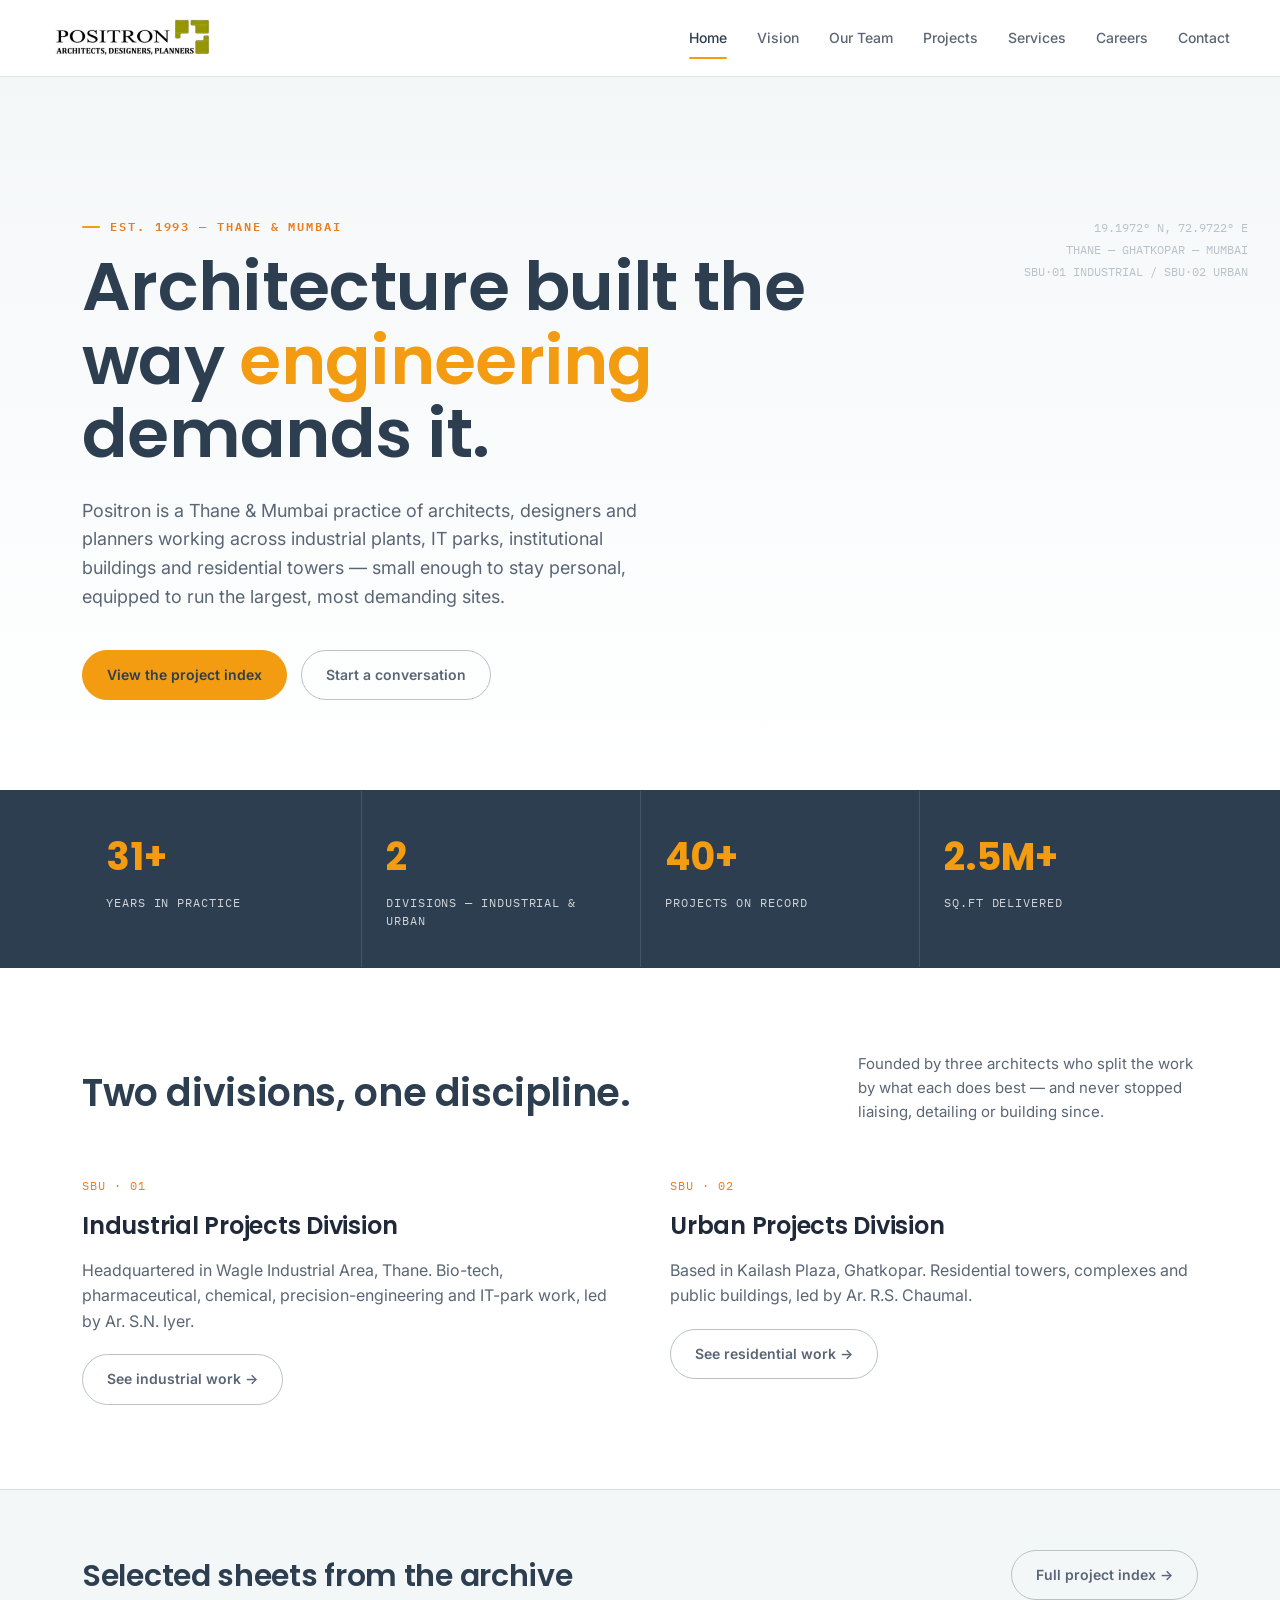
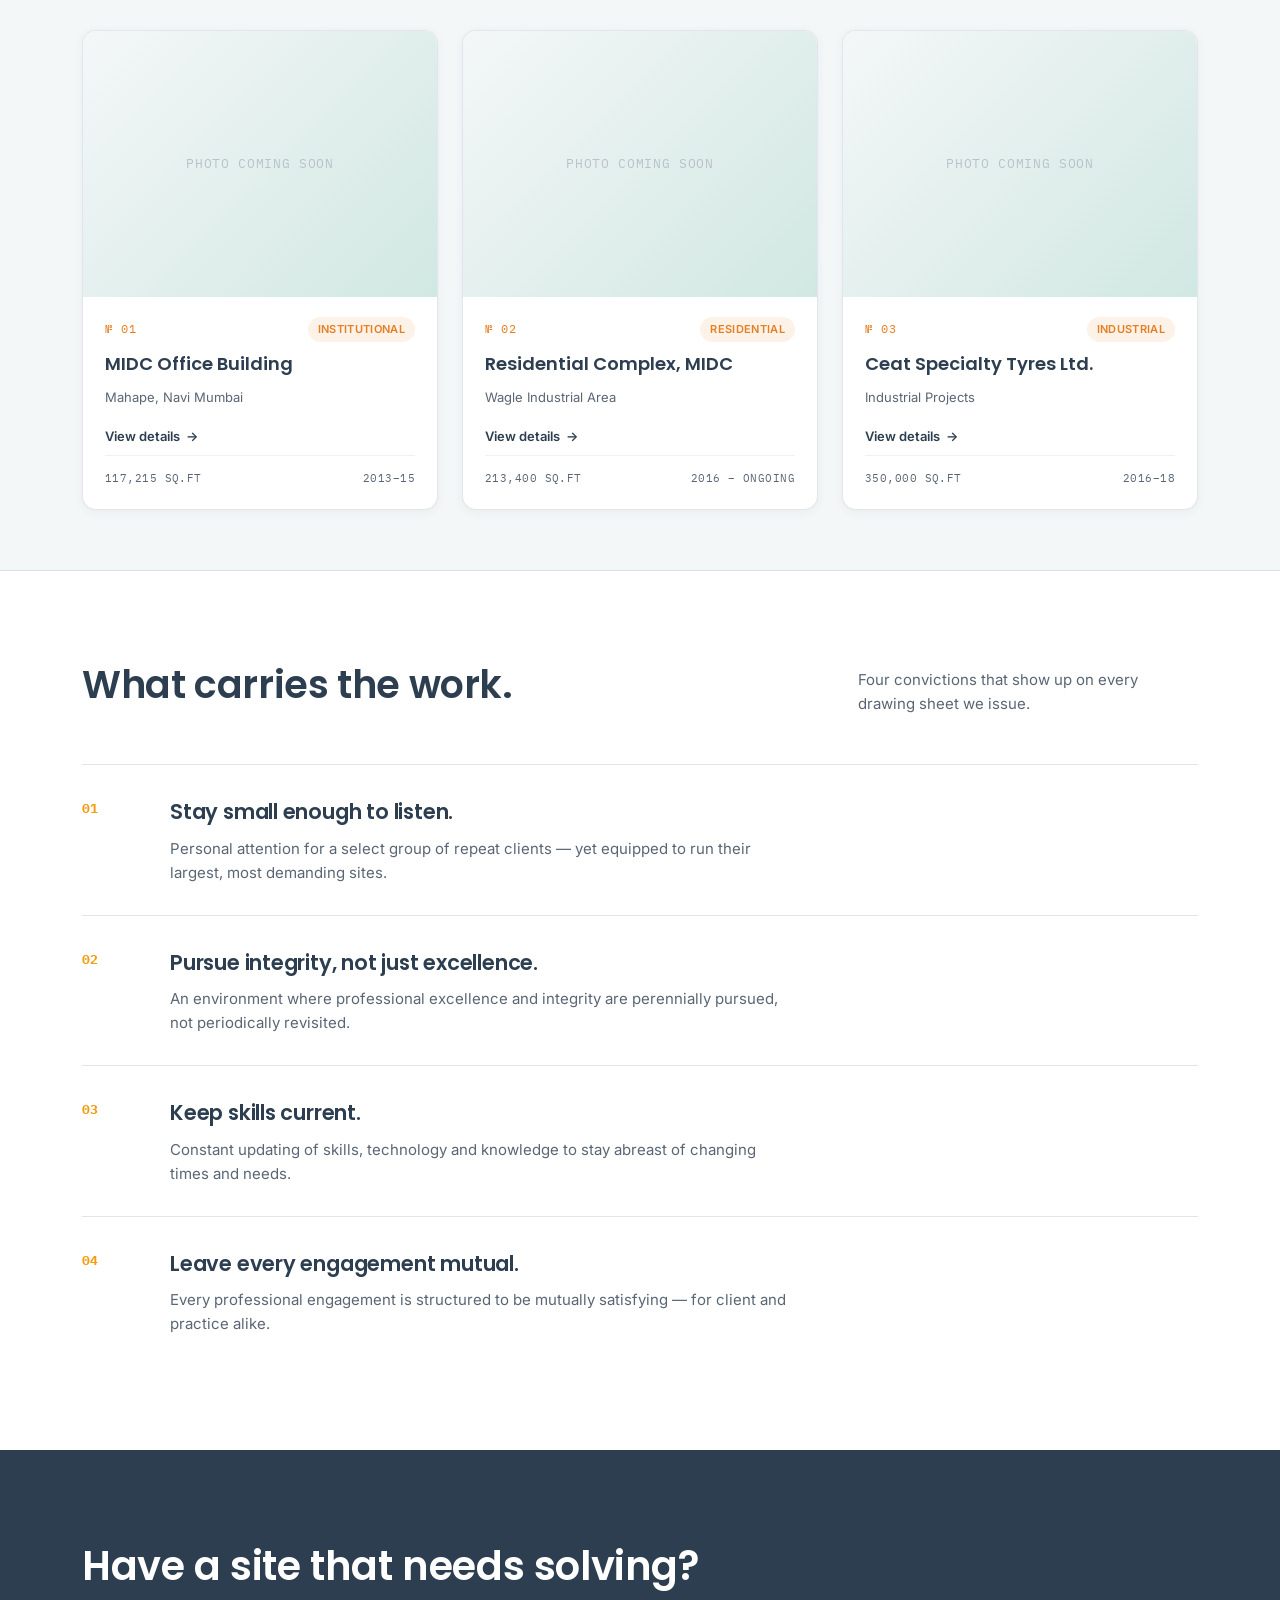
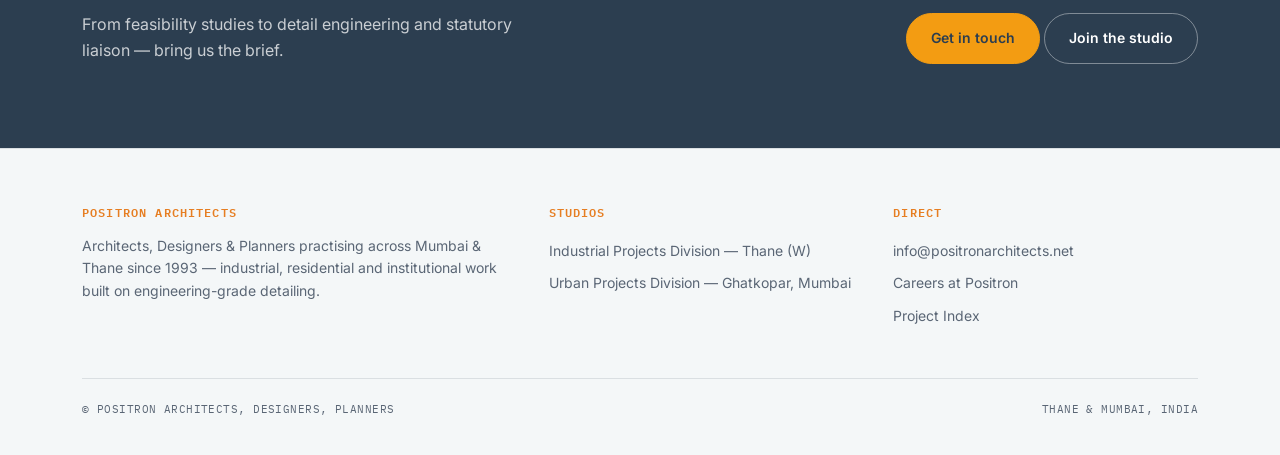
<file: index.html>
<!DOCTYPE html>
<html lang="en">
<head>
<meta charset="UTF-8">
<meta name="viewport" content="width=device-width, initial-scale=1.0">
<title>Positron Architects — Architects, Designers, Planners</title>
<meta name="description" content="Positron Architects is a Thane &amp; Mumbai based practice delivering industrial, IT park, institutional and residential architecture since 1993.">
<link rel="preconnect" href="https://fonts.googleapis.com">
<link href="https://fonts.googleapis.com/css2?family=Poppins:wght@500;600;700&family=Inter:wght@400;500;600&family=IBM+Plex+Mono:wght@400;500&display=swap" rel="stylesheet">
<link rel="stylesheet" href="assets/css/style.css">
</head>
<body>

<header class="site">
  <div class="wrap nav">
    <a href="index.html" class="brand">
      <img src="assets/photos/header.png" alt="Positron Architects, Designers, Planners" class="logo">
    </a>
    <nav class="links" id="navlinks">
      <a href="index.html" class="active">Home</a>
      <a href="vision.html">Vision</a>
      <a href="team.html">Our Team</a>
      <a href="projects.html">Projects</a>
      <a href="services.html">Services</a>
      <a href="careers.html">Careers</a>
      <a href="contact.html">Contact</a>
    </nav>
    <button class="nav-toggle" aria-label="Toggle navigation" aria-expanded="false">☰</button>
  </div>
</header>

<section class="hero">
  <div class="blueprint" aria-hidden="true"></div>
  <div class="wrap hero-inner">
    <div class="eyebrow">Est. 1993 — Thane &amp; Mumbai</div>
    <h1>Architecture built the way <em>engineering</em> demands it.</h1>
    <p class="lede">Positron is a Thane &amp; Mumbai practice of architects, designers and planners working across industrial plants, IT parks, institutional buildings and residential towers — small enough to stay personal, equipped to run the largest, most demanding sites.</p>
    <div class="cta-row">
      <a href="projects.html" class="btn solid">View the project index</a>
      <a href="contact.html" class="btn ghost">Start a conversation</a>
    </div>
  </div>
  <div class="coords">
    19.1972° N, 72.9722° E<br>
    THANE — GHATKOPAR — MUMBAI<br>
    SBU·01 INDUSTRIAL / SBU·02 URBAN
  </div>
</section>

<div class="stats">
  <div class="wrap">
    <div class="stat"><div class="num">31+</div><div class="lbl">Years in practice</div></div>
    <div class="stat"><div class="num">2</div><div class="lbl">Divisions — Industrial &amp; Urban</div></div>
    <div class="stat"><div class="num">40+</div><div class="lbl">Projects on record</div></div>
    <div class="stat"><div class="num">2.5M+</div><div class="lbl">Sq.ft delivered</div></div>
  </div>
</div>

<section>
  <div class="wrap">
    <div class="section-head">
      <h2>Two divisions, one discipline.</h2>
      <p class="desc">Founded by three architects who split the work by what each does best — and never stopped liaising, detailing or building since.</p>
    </div>
    <div class="two-col">
      <div>
        <span class="sheet-no">SBU · 01</span>
        <h3 style="margin-top:10px;font-size:24px;">Industrial Projects Division</h3>
        <p style="margin-top:12px;color:var(--charcoal);">Headquartered in Wagle Industrial Area, Thane. Bio-tech, pharmaceutical, chemical, precision-engineering and IT-park work, led by Ar. S.N. Iyer.</p>
        <a href="projects.html#industrial" class="btn ghost" style="margin-top:20px;">See industrial work →</a>
      </div>
      <div>
        <span class="sheet-no">SBU · 02</span>
        <h3 style="margin-top:10px;font-size:24px;">Urban Projects Division</h3>
        <p style="margin-top:12px;color:var(--charcoal);">Based in Kailash Plaza, Ghatkopar. Residential towers, complexes and public buildings, led by Ar. R.S. Chaumal.</p>
        <a href="projects.html#residential" class="btn ghost" style="margin-top:20px;">See residential work →</a>
      </div>
    </div>
  </div>
</section>

<section class="tight" style="border-top:1px solid var(--line);border-bottom:1px solid var(--line);background:var(--concrete);">
  <div class="wrap">
    <div class="section-head" style="margin-bottom:30px;">
      <h2 style="font-size:30px;">Selected sheets from the archive</h2>
      <a href="projects.html" class="btn ghost">Full project index →</a>
    </div>
    <div class="sheet-grid">
      <a href="projects.html#p30" class="sheet">
        <div class="thumb"><div class="ph-icon">Photo coming soon</div></div>
        <div class="body">
          <div class="top-row"><span class="sheet-no">№ 01</span><span class="tag">Institutional</span></div>
          <div class="name">MIDC Office Building</div>
          <div class="loc">Mahape, Navi Mumbai</div>
          <div class="view-more">View details <span class="arrow">→</span></div>
          <div class="meta"><span>117,215 sq.ft</span><span>2013–15</span></div>
        </div>
      </a>
      <a href="projects.html#p45" class="sheet">
        <div class="thumb"><div class="ph-icon">Photo coming soon</div></div>
        <div class="body">
          <div class="top-row"><span class="sheet-no">№ 02</span><span class="tag">Residential</span></div>
          <div class="name">Residential Complex, MIDC</div>
          <div class="loc">Wagle Industrial Area</div>
          <div class="view-more">View details <span class="arrow">→</span></div>
          <div class="meta"><span>213,400 sq.ft</span><span>2016 – ongoing</span></div>
        </div>
      </a>
      <a href="projects.html#p20" class="sheet">
        <div class="thumb"><div class="ph-icon">Photo coming soon</div></div>
        <div class="body">
          <div class="top-row"><span class="sheet-no">№ 03</span><span class="tag">Industrial</span></div>
          <div class="name">Ceat Specialty Tyres Ltd.</div>
          <div class="loc">Industrial Projects</div>
          <div class="view-more">View details <span class="arrow">→</span></div>
          <div class="meta"><span>350,000 sq.ft</span><span>2016–18</span></div>
        </div>
      </a>
    </div>
  </div>
</section>

<section>
  <div class="wrap">
    <div class="section-head">
      <h2>What carries the work.</h2>
      <p class="desc">Four convictions that show up on every drawing sheet we issue.</p>
    </div>
    <div class="mission-list">
      <div class="mission-item">
        <span class="n">01</span>
        <div><h3>Stay small enough to listen.</h3><p>Personal attention for a select group of repeat clients — yet equipped to run their largest, most demanding sites.</p></div>
      </div>
      <div class="mission-item">
        <span class="n">02</span>
        <div><h3>Pursue integrity, not just excellence.</h3><p>An environment where professional excellence and integrity are perennially pursued, not periodically revisited.</p></div>
      </div>
      <div class="mission-item">
        <span class="n">03</span>
        <div><h3>Keep skills current.</h3><p>Constant updating of skills, technology and knowledge to stay abreast of changing times and needs.</p></div>
      </div>
      <div class="mission-item">
        <span class="n">04</span>
        <div><h3>Leave every engagement mutual.</h3><p>Every professional engagement is structured to be mutually satisfying — for client and practice alike.</p></div>
      </div>
    </div>
  </div>
</section>

<section class="cta-band">
  <div class="wrap" style="display:flex;justify-content:space-between;align-items:flex-end;gap:30px;flex-wrap:wrap;">
    <div>
      <h2>Have a site that needs solving?</h2>
      <p>From feasibility studies to detail engineering and statutory liaison — bring us the brief.</p>
    </div>
    <div class="cta-row" style="margin-top:0;">
      <a href="contact.html" class="btn solid">Get in touch</a>
      <a href="careers.html" class="btn">Join the studio</a>
    </div>
  </div>
</section>

<footer class="site">
  <div class="wrap">
    <div class="foot-grid">
      <div>
        <h4>Positron Architects</h4>
        <p>Architects, Designers &amp; Planners practising across Mumbai &amp; Thane since 1993 — industrial, residential and institutional work built on engineering-grade detailing.</p>
      </div>
      <div>
        <h4>Studios</h4>
        <a href="contact.html">Industrial Projects Division — Thane (W)</a>
        <a href="contact.html">Urban Projects Division — Ghatkopar, Mumbai</a>
      </div>
      <div>
        <h4>Direct</h4>
        <a href="mailto:info@positronarchitects.net">info@positronarchitects.net</a>
        <a href="careers.html">Careers at Positron</a>
        <a href="projects.html">Project Index</a>
      </div>
    </div>
    <div class="foot-bottom">
      <span>© Positron Architects, Designers, Planners</span>
      <span>Thane &amp; Mumbai, India</span>
    </div>
  </div>
</footer>
<script src="assets/js/main.js"></script>
</body>
</html>
</file>
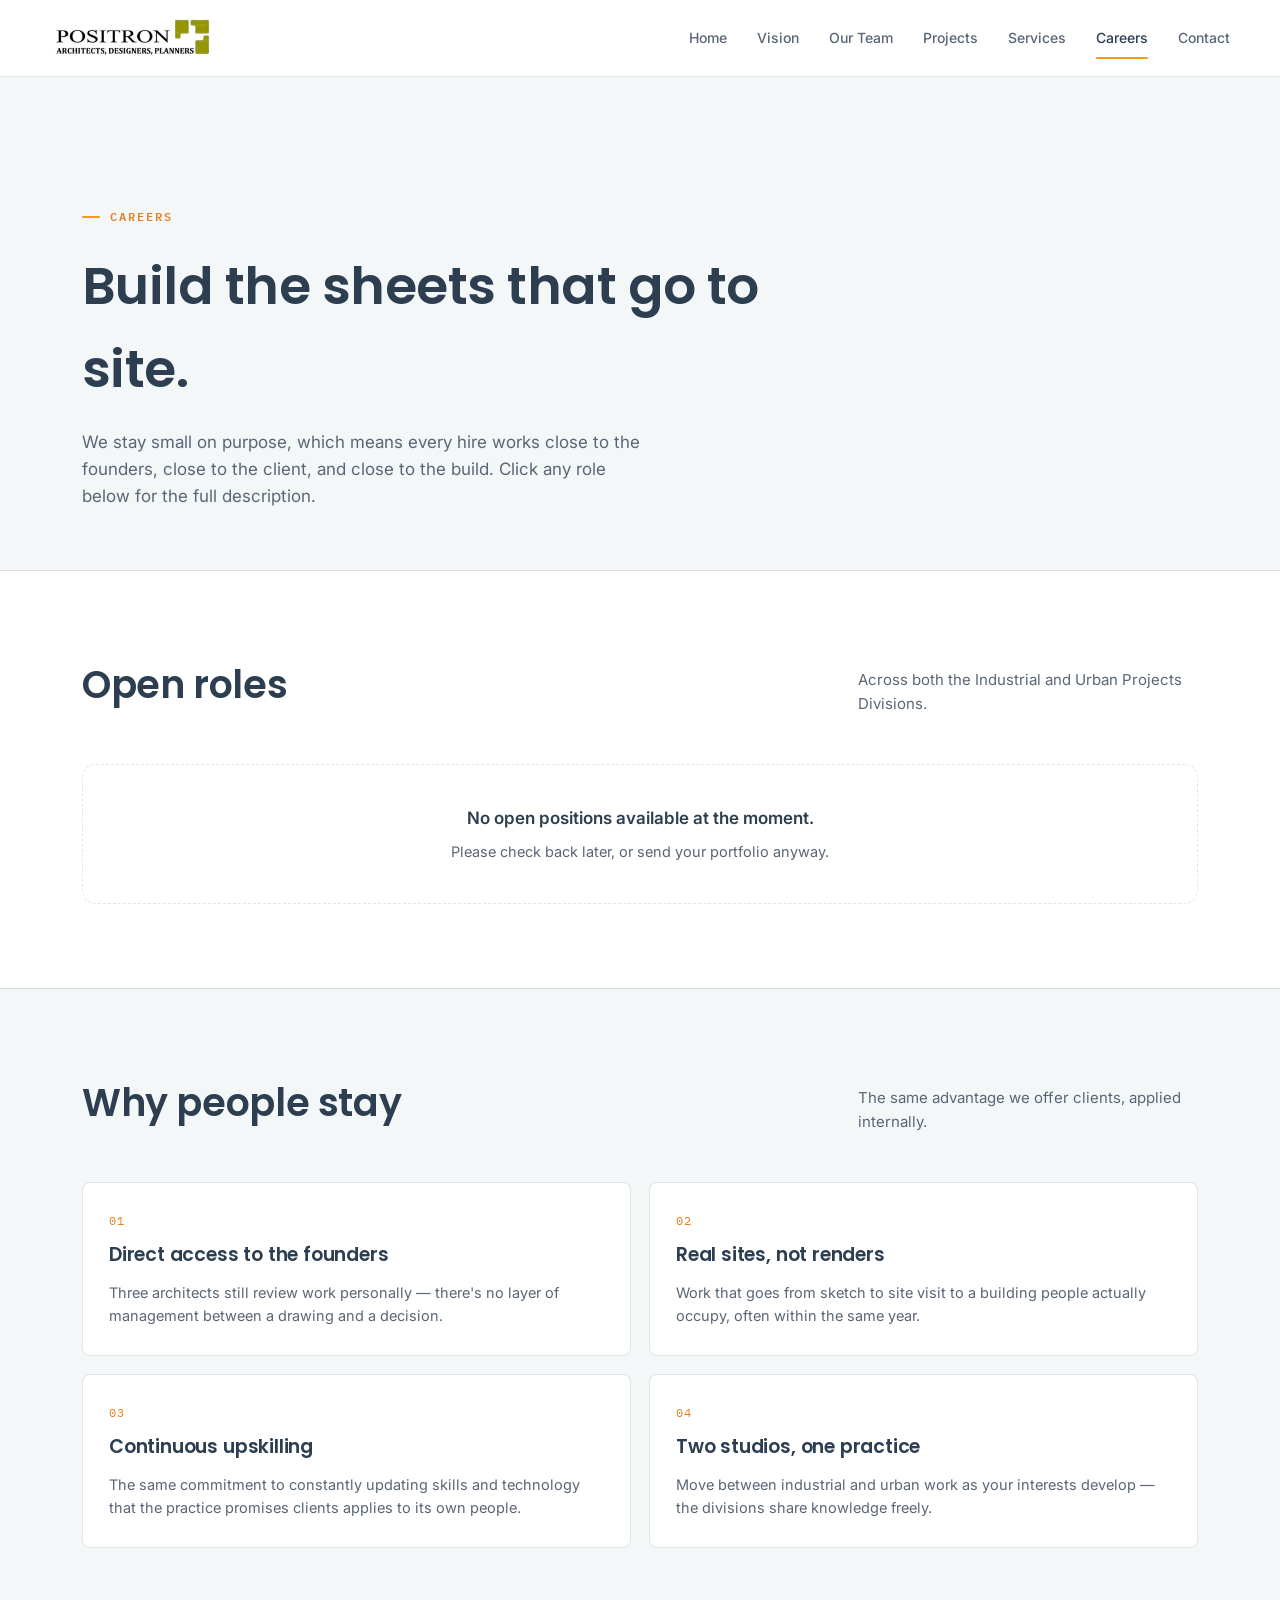
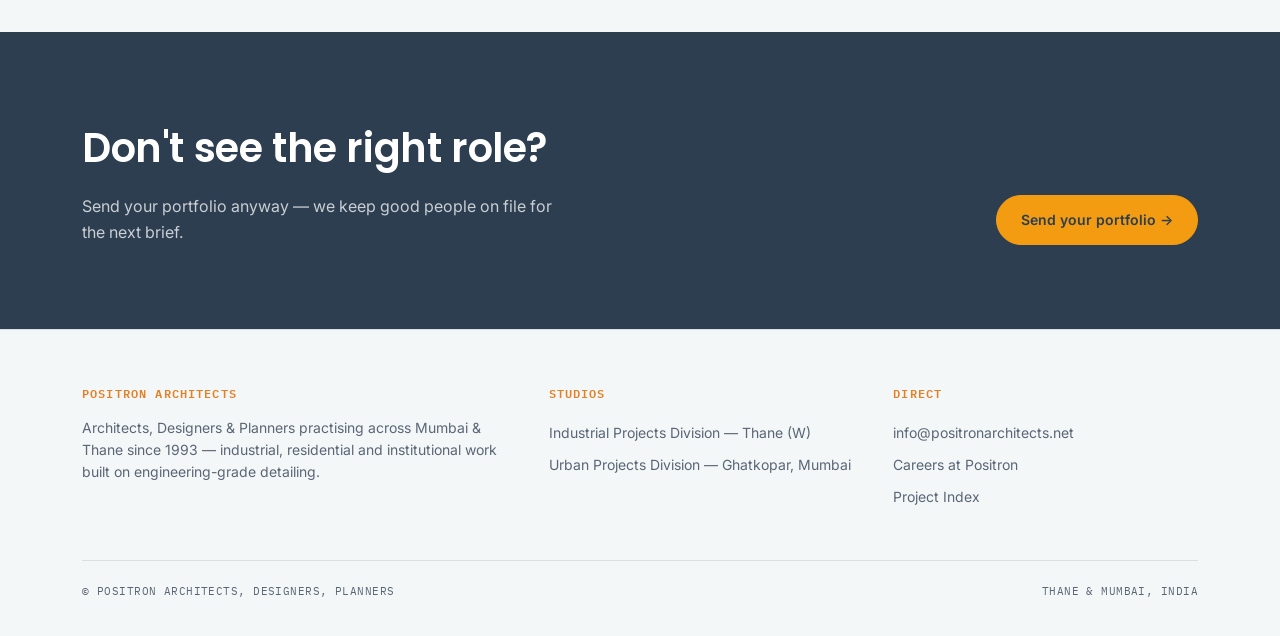
<file: careers.html>
<!DOCTYPE html>
<html lang="en">
<head>
<meta charset="UTF-8">
<meta name="viewport" content="width=device-width, initial-scale=1.0">
<title>Careers — Positron Architects</title>
<meta name="description" content="Open roles at Positron Architects — architects, draughtspersons and site engineers across our Thane and Ghatkopar studios.">
<link rel="preconnect" href="https://fonts.googleapis.com">
<link href="https://fonts.googleapis.com/css2?family=Poppins:wght@500;600;700&family=Inter:wght@400;500;600&family=IBM+Plex+Mono:wght@400;500&display=swap" rel="stylesheet">
<link rel="stylesheet" href="assets/css/style.css">
</head>
<body>

<header class="site">
  <div class="wrap nav">
    <a href="index.html" class="brand">
      <img src="assets/photos/header.png" alt="Positron Architects, Designers, Planners" class="logo">
    </a>
    <nav class="links" id="navlinks">
      <a href="index.html" >Home</a>
      <a href="vision.html">Vision</a>
      <a href="team.html">Our Team</a>
      <a href="projects.html">Projects</a>
      <a href="services.html">Services</a>
      <a href="careers.html" class="active">Careers</a>
      <a href="contact.html">Contact</a>
    </nav>
    <button class="nav-toggle" aria-label="Toggle navigation" aria-expanded="false">☰</button>
  </div>
</header>

<div class="page-head">
  <div class="wrap">
    <div class="eyebrow">Careers</div>
    <h1>Build the sheets that go to site.</h1>
    <p class="lede">We stay small on purpose, which means every hire works close to the founders, close to the client, and close to the build. Click any role below for the full description.</p>
  </div>
</div>

<section>
  <div class="wrap">
    <div class="section-head">
      <h2>Open roles</h2>
      <p class="desc">Across both the Industrial and Urban Projects Divisions.</p>
    </div>

    <div id="jobs-container" class="job-grid">
      <p style="color:var(--charcoal);font-size:14px;">Loading open roles…</p>
    </div>
  </div>
</section>

<section style="border-top:1px solid var(--line);background:var(--concrete);">
  <div class="wrap">
    <div class="section-head">
      <h2>Why people stay</h2>
      <p class="desc">The same advantage we offer clients, applied internally.</p>
    </div>
    <div class="svc-grid">
      <div class="svc"><span class="sheet-no">01</span><h3>Direct access to the founders</h3><p>Three architects still review work personally — there's no layer of management between a drawing and a decision.</p></div>
      <div class="svc"><span class="sheet-no">02</span><h3>Real sites, not renders</h3><p>Work that goes from sketch to site visit to a building people actually occupy, often within the same year.</p></div>
      <div class="svc"><span class="sheet-no">03</span><h3>Continuous upskilling</h3><p>The same commitment to constantly updating skills and technology that the practice promises clients applies to its own people.</p></div>
      <div class="svc"><span class="sheet-no">04</span><h3>Two studios, one practice</h3><p>Move between industrial and urban work as your interests develop — the divisions share knowledge freely.</p></div>
    </div>
  </div>
</section>

<section class="cta-band">
  <div class="wrap" style="display:flex;justify-content:space-between;align-items:flex-end;gap:30px;flex-wrap:wrap;">
    <div>
      <h2>Don't see the right role?</h2>
      <p>Send your portfolio anyway — we keep good people on file for the next brief.</p>
    </div>
    <a href="contact.html?role=general" class="btn solid">Send your portfolio →</a>
  </div>
</section>

<footer class="site">
  <div class="wrap">
    <div class="foot-grid">
      <div>
        <h4>Positron Architects</h4>
        <p>Architects, Designers &amp; Planners practising across Mumbai &amp; Thane since 1993 — industrial, residential and institutional work built on engineering-grade detailing.</p>
      </div>
      <div>
        <h4>Studios</h4>
        <a href="contact.html">Industrial Projects Division — Thane (W)</a>
        <a href="contact.html">Urban Projects Division — Ghatkopar, Mumbai</a>
      </div>
      <div>
        <h4>Direct</h4>
        <a href="mailto:info@positronarchitects.net">info@positronarchitects.net</a>
        <a href="careers.html">Careers at Positron</a>
        <a href="projects.html">Project Index</a>
      </div>
    </div>
    <div class="foot-bottom">
      <span>© Positron Architects, Designers, Planners</span>
      <span>Thane &amp; Mumbai, India</span>
    </div>
  </div>
</footer>
<script src="assets/js/main.js"></script>
<script src="assets/js/careers.js"></script>
</body>
</html>
</file>
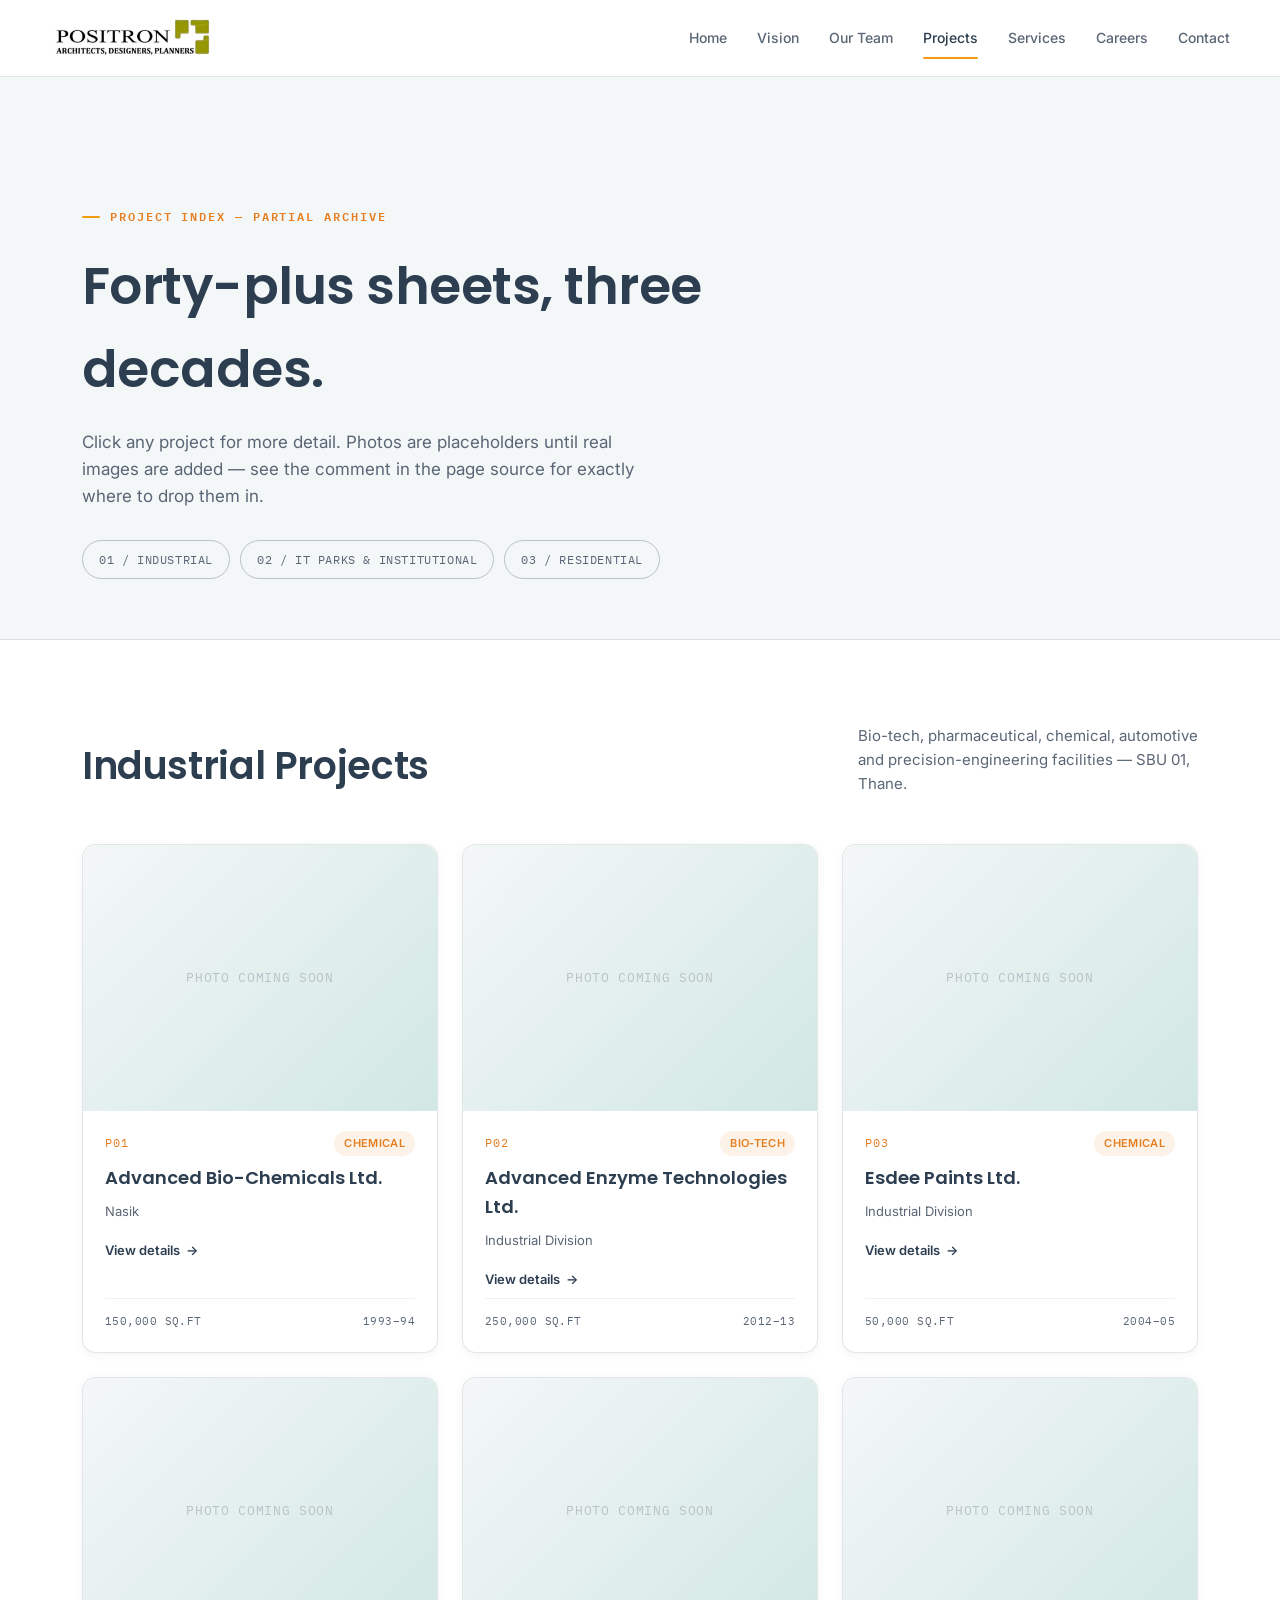
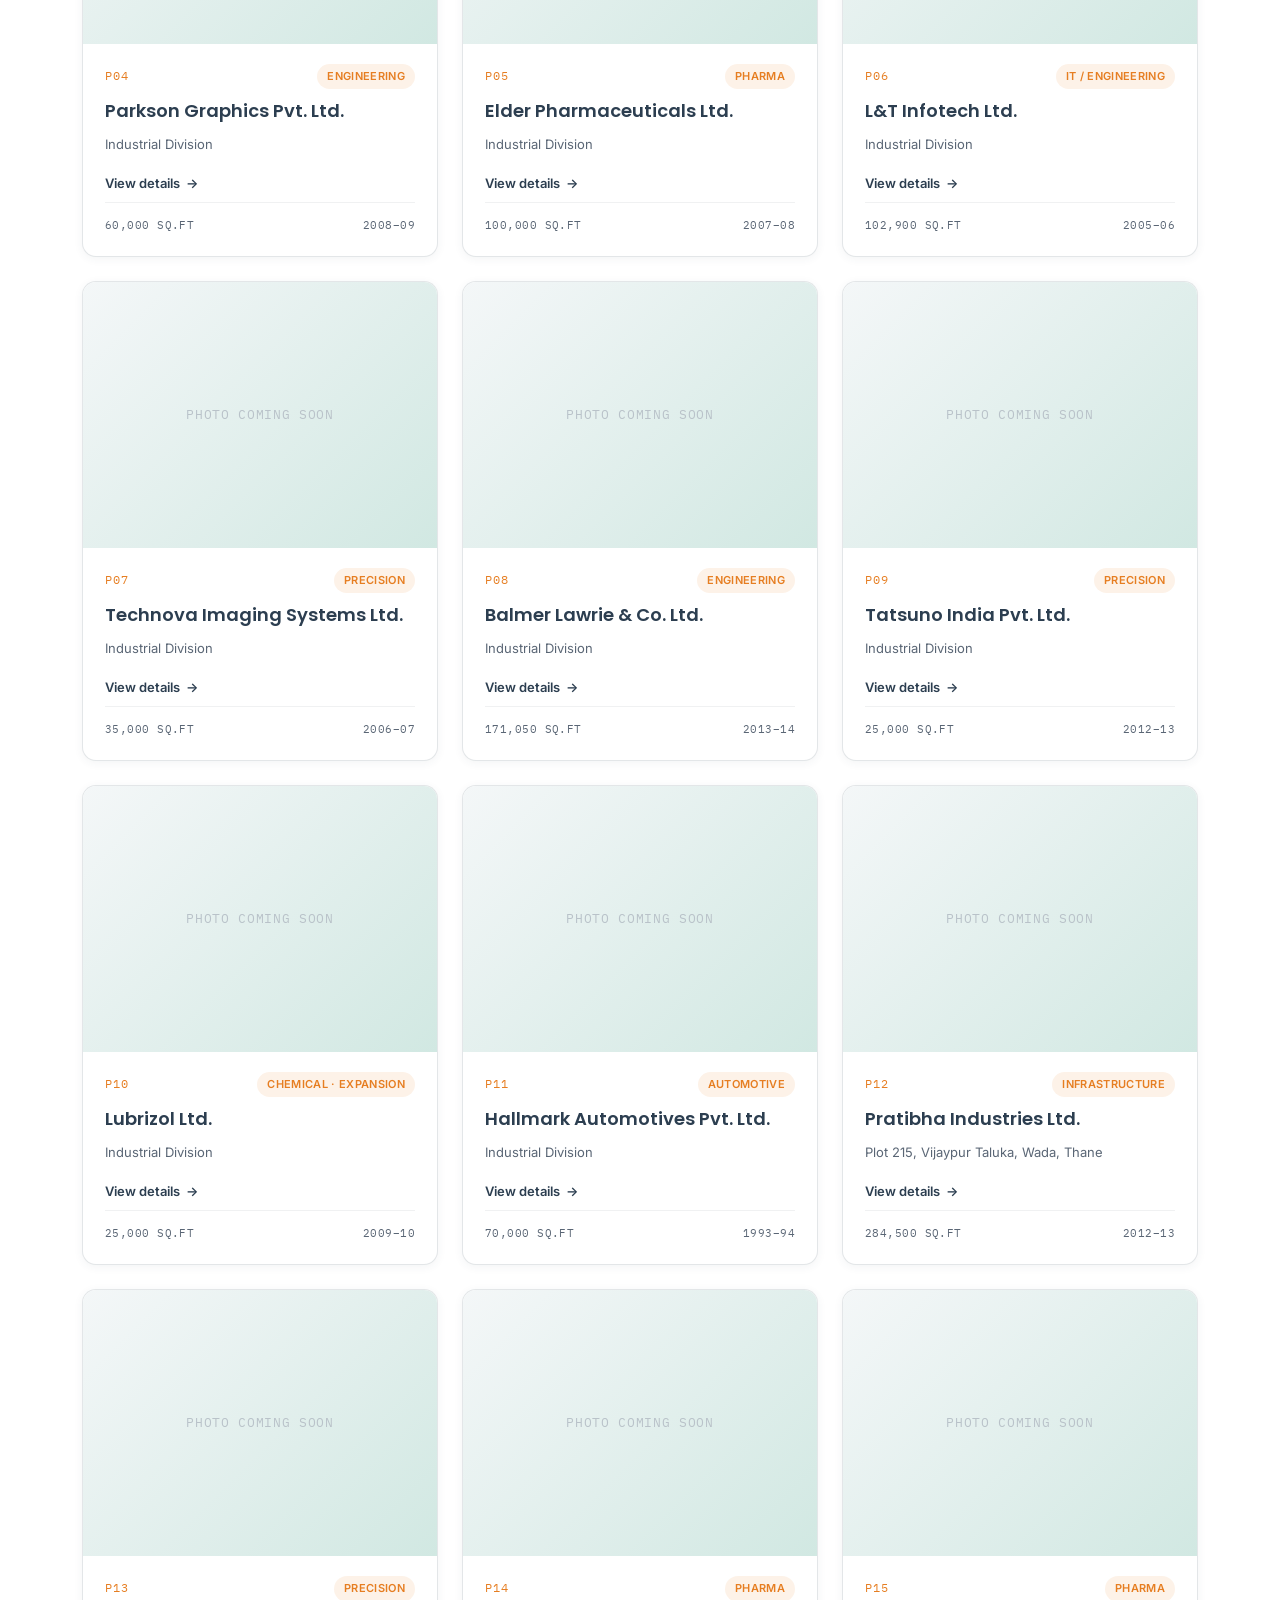
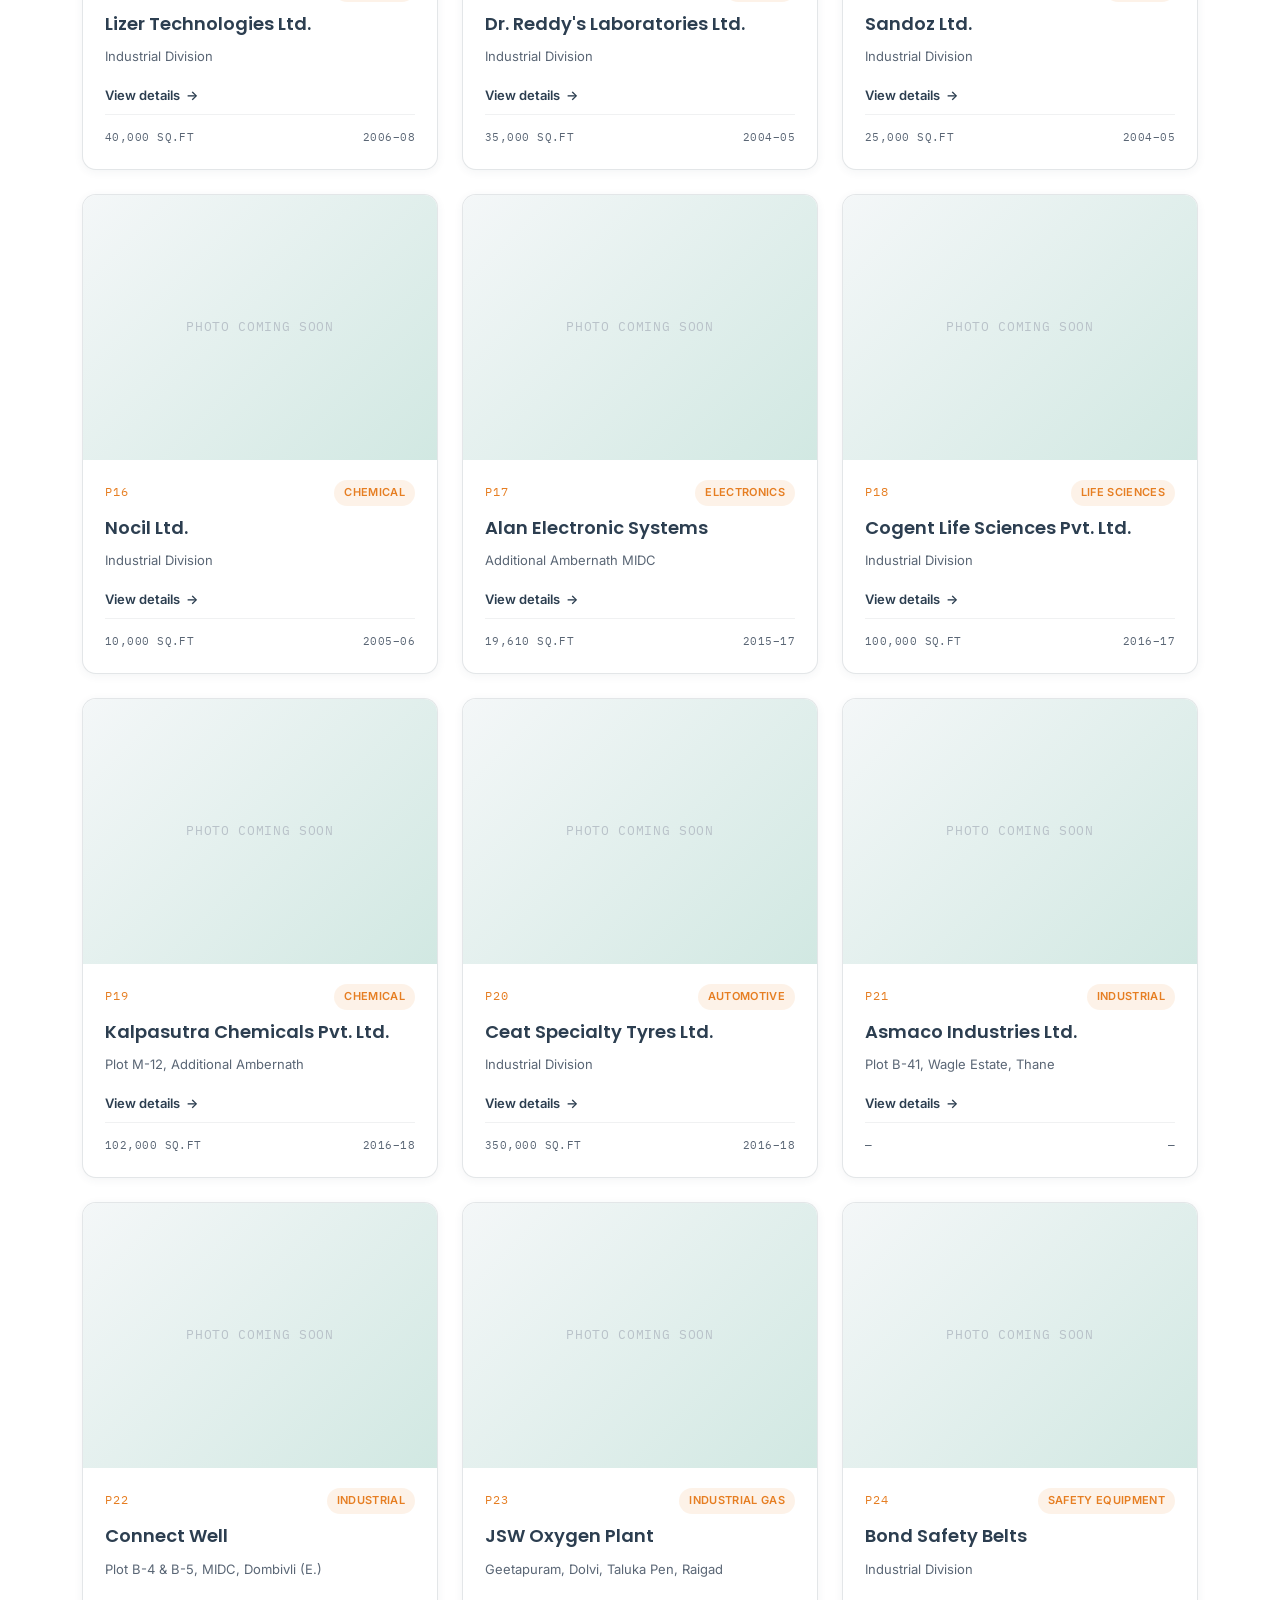
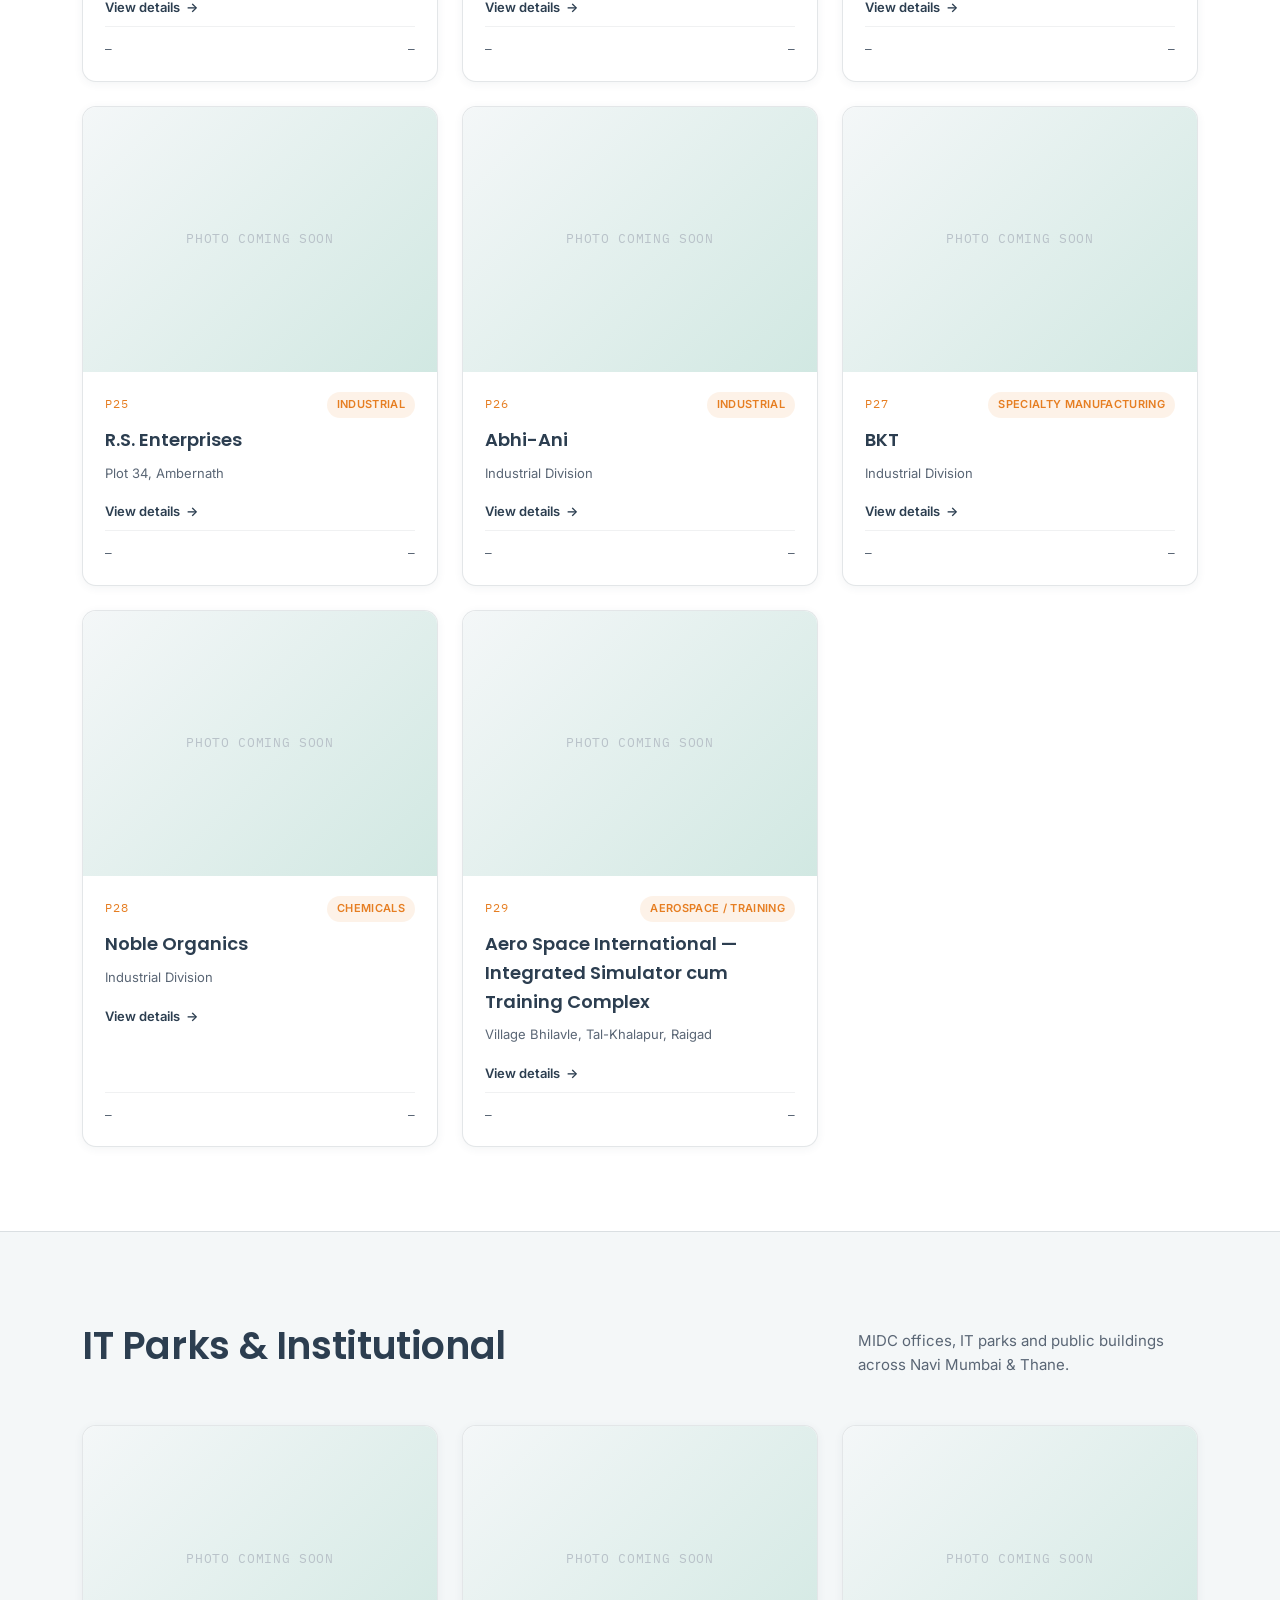
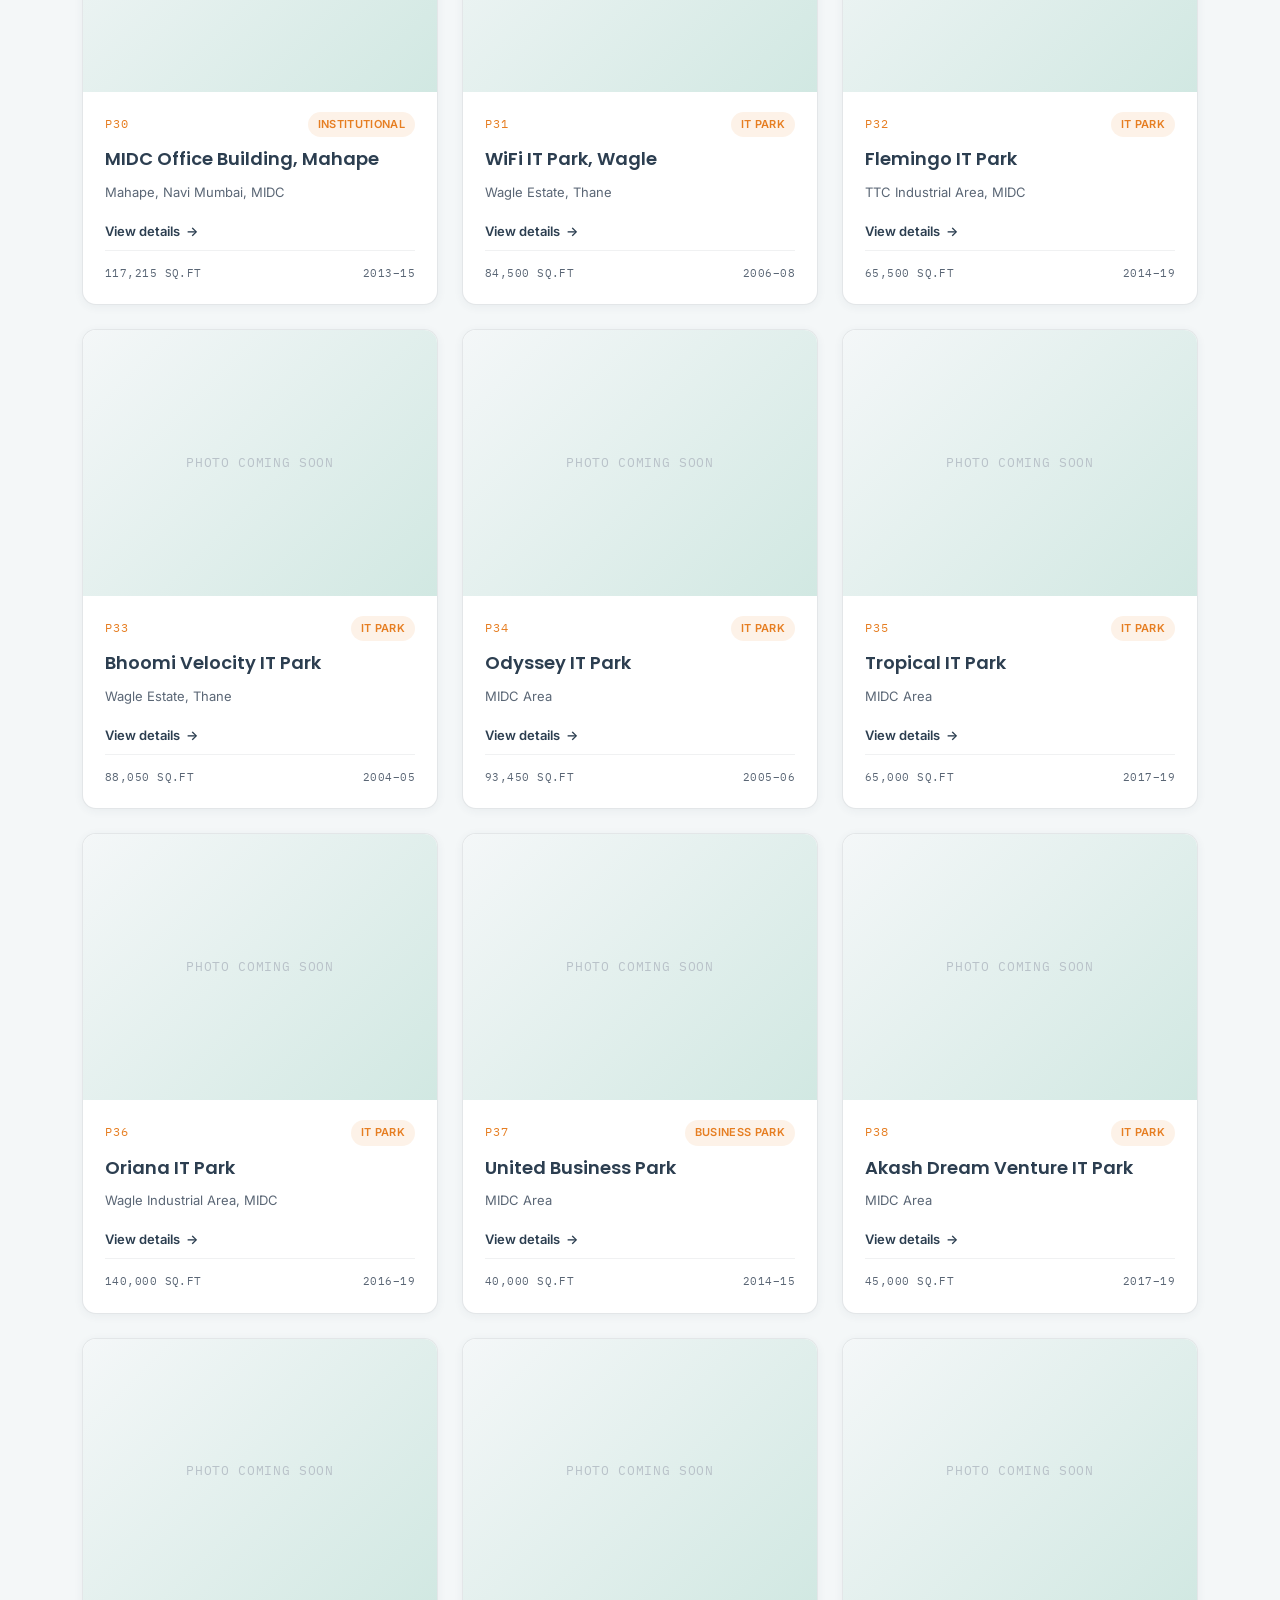
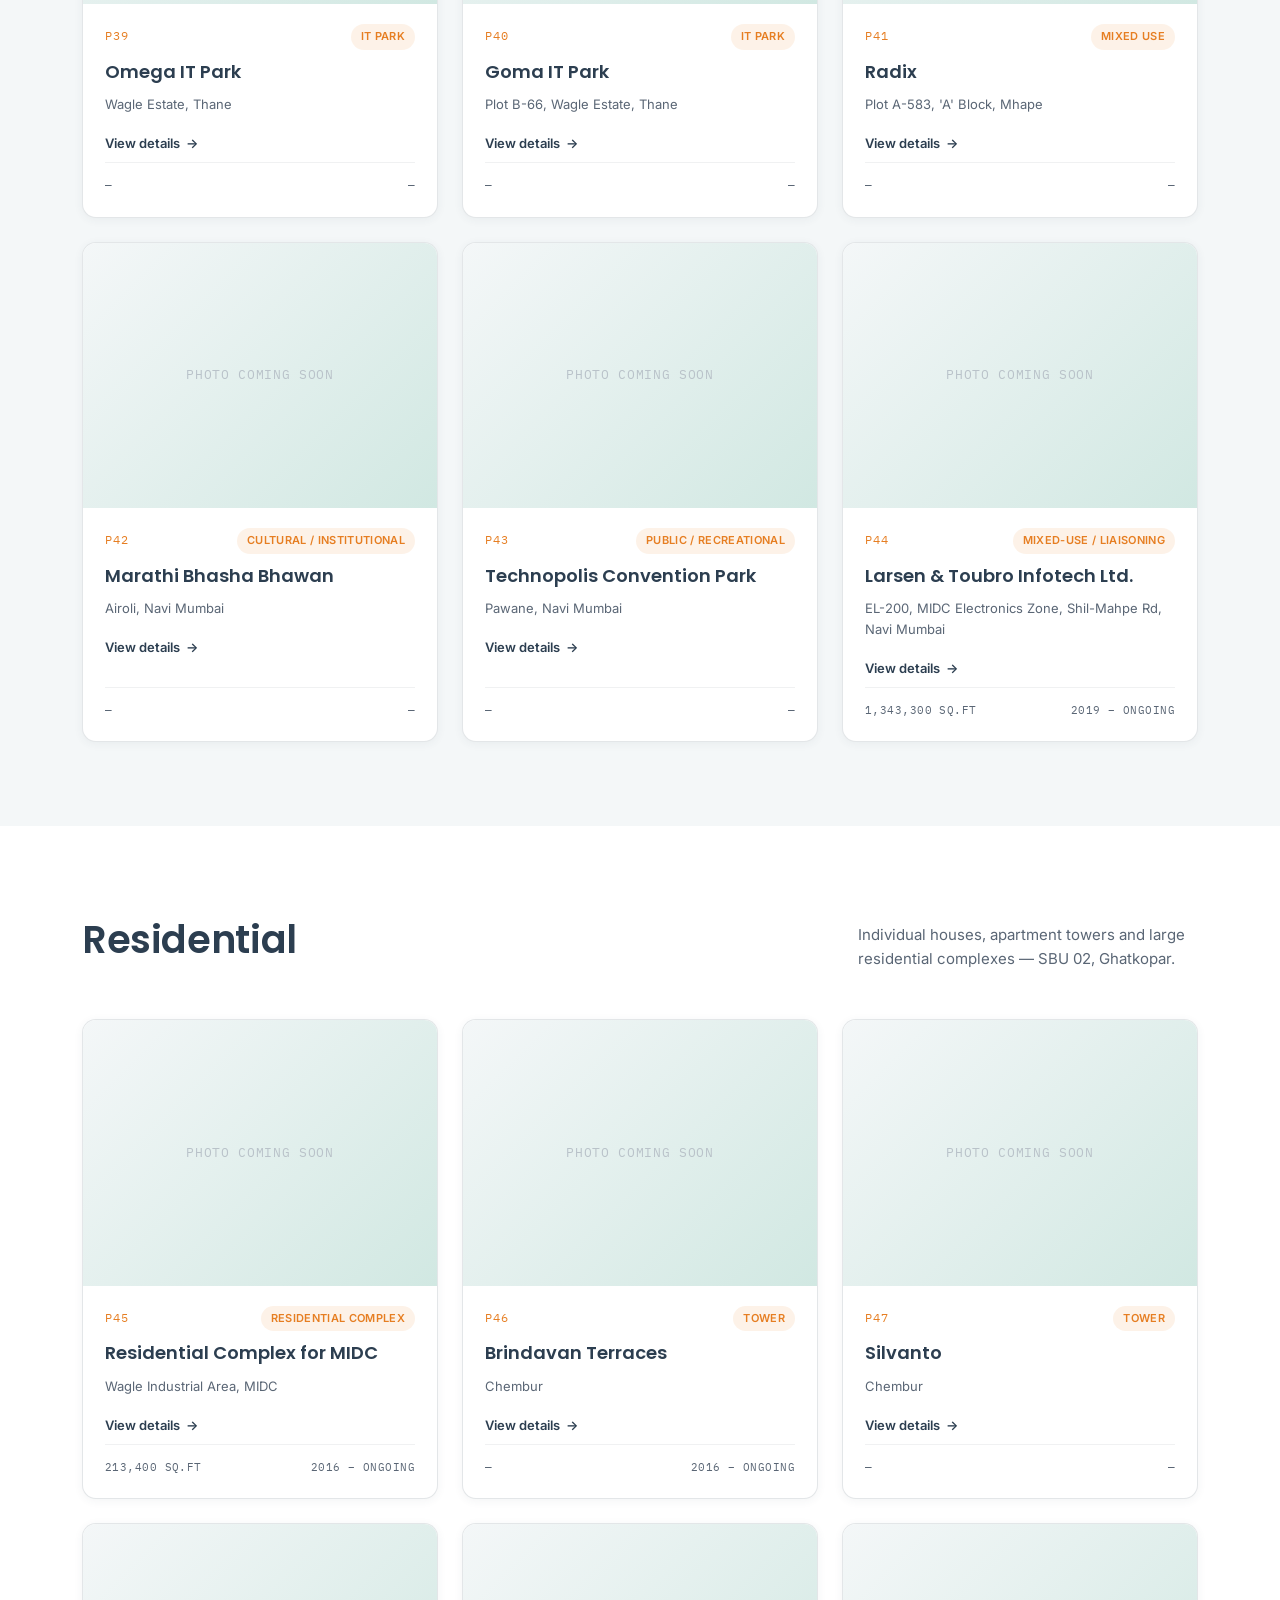
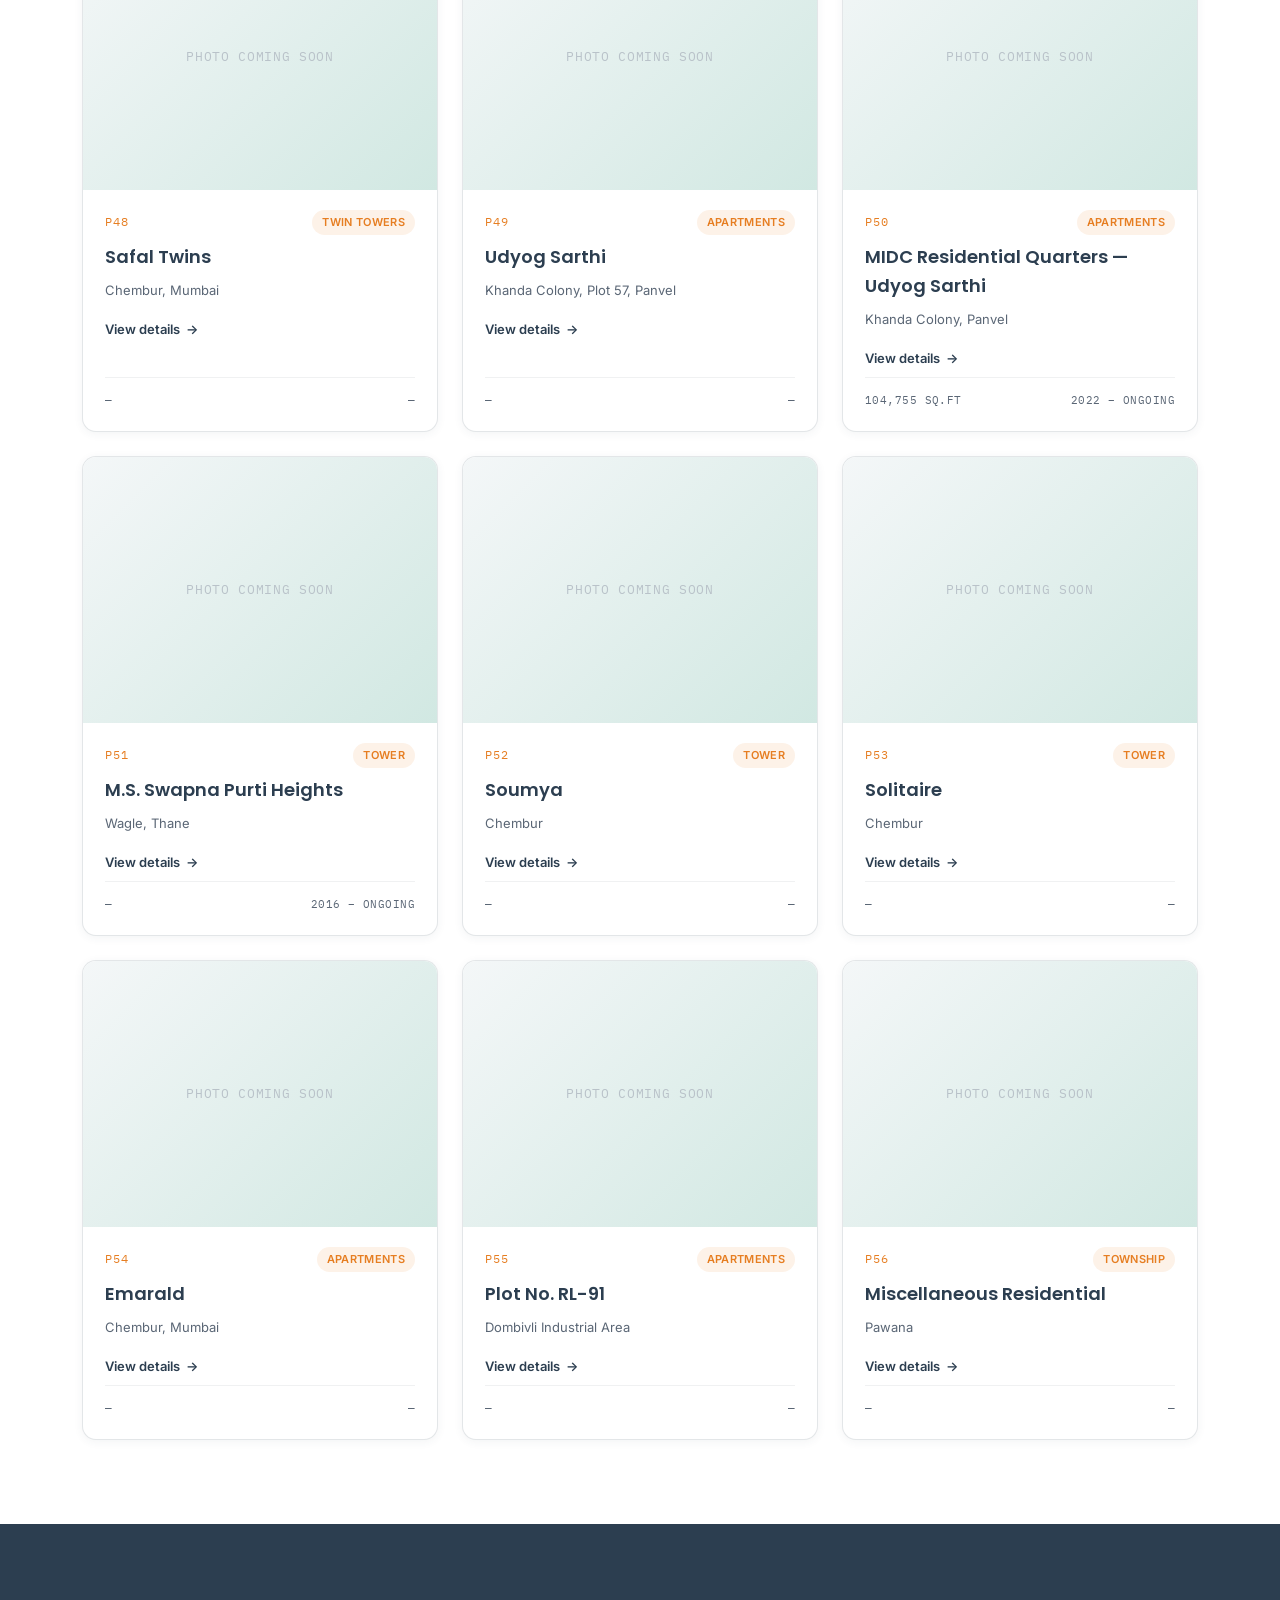
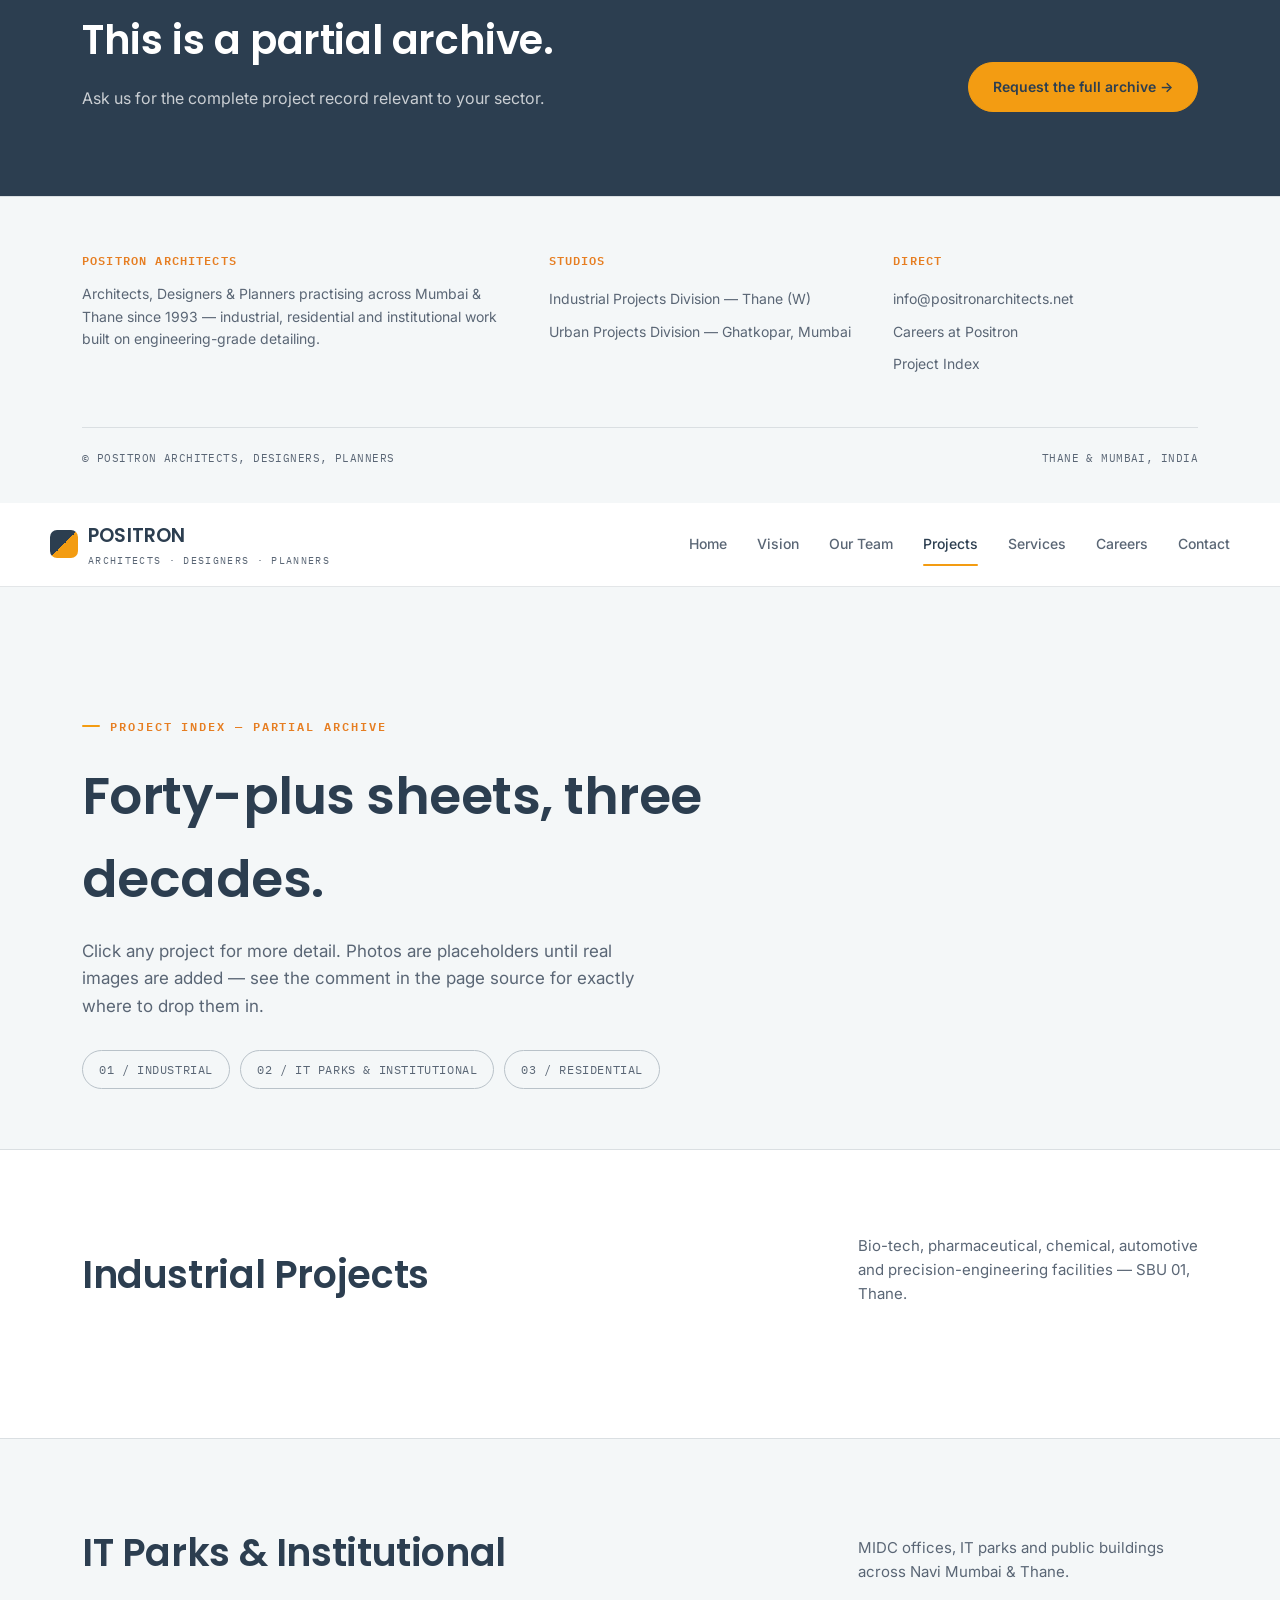
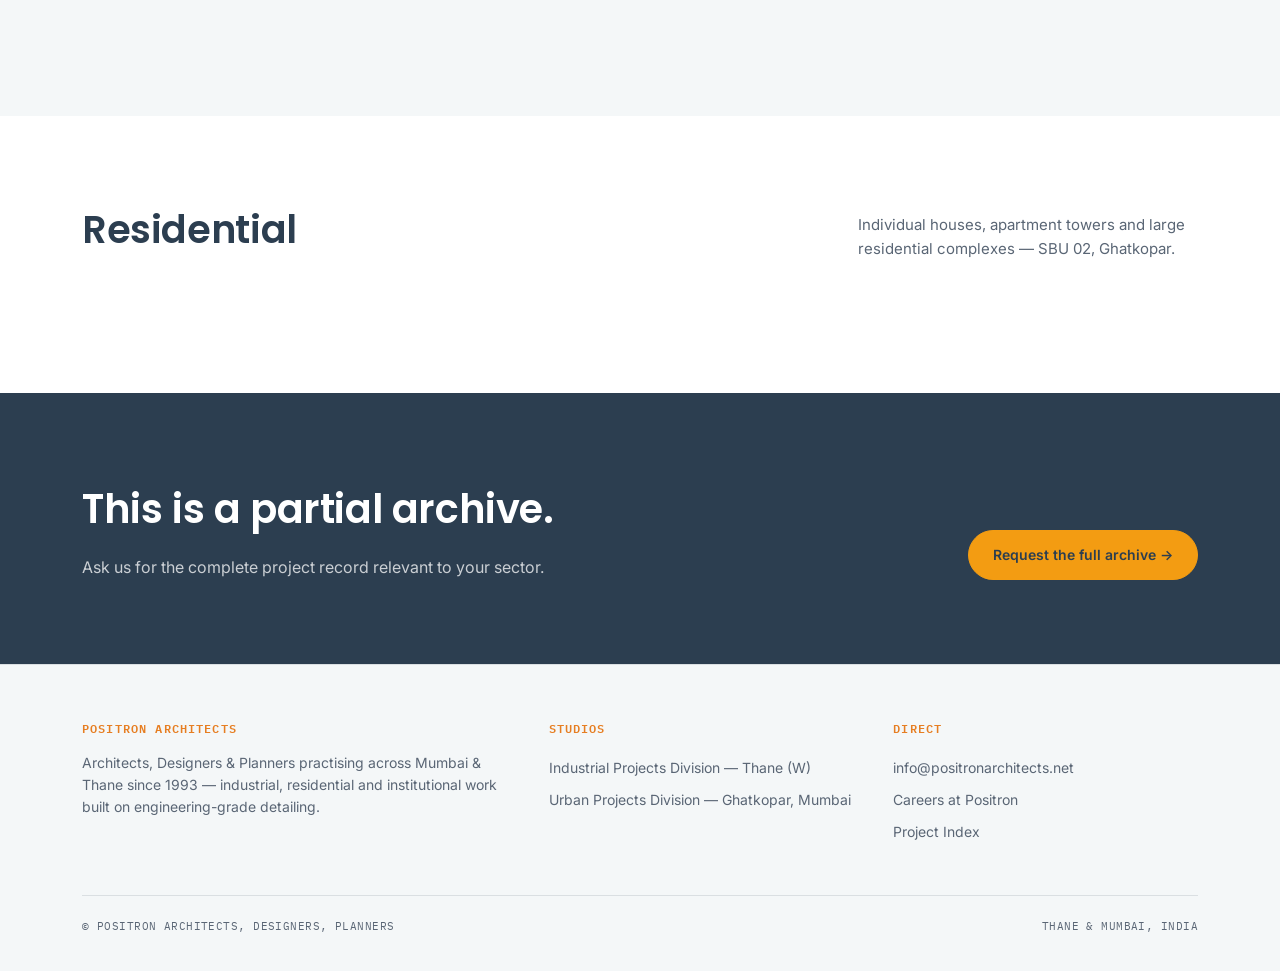
<file: projects.html>
<!DOCTYPE html>
<html lang="en">
<head>
<meta charset="UTF-8">
<meta name="viewport" content="width=device-width, initial-scale=1.0">
<title>Projects — Positron Architects</title>
<meta name="description" content="The Positron Architects project archive — industrial plants, IT parks, institutional buildings and residential work across Mumbai &amp; Thane.">
<link rel="preconnect" href="https://fonts.googleapis.com">
<link href="https://fonts.googleapis.com/css2?family=Poppins:wght@500;600;700&family=Inter:wght@400;500;600&family=IBM+Plex+Mono:wght@400;500&display=swap" rel="stylesheet">
<link rel="stylesheet" href="assets/css/style.css">
<style>
.cat-nav{display:flex;gap:10px;flex-wrap:wrap;margin-top:30px;}
.cat-nav a{font-family:var(--mono);font-size:12px;letter-spacing:.05em;text-transform:uppercase;border:1px solid var(--stone);padding:9px 16px;color:var(--charcoal);border-radius:999px;}
.cat-nav a:hover{border-color:var(--gold);color:var(--navy);}
</style>
</head>
<body>

<header class="site">
  <div class="wrap nav">
    <a href="index.html" class="brand">
      <img src="assets/photos/header.png" alt="Positron Architects, Designers, Planners" class="logo">
    </a>
    <nav class="links" id="navlinks">
      <a href="index.html">Home</a>
      <a href="vision.html">Vision</a>
      <a href="team.html">Our Team</a>
      <a href="projects.html" class="active">Projects</a>
      <a href="services.html">Services</a>
      <a href="careers.html">Careers</a>
      <a href="contact.html">Contact</a>
    </nav>
    <button class="nav-toggle" aria-label="Toggle navigation" aria-expanded="false">☰</button>
  </div>
</header>

<div class="page-head">
  <div class="wrap">
    <div class="eyebrow">Project Index — partial archive</div>
    <h1>Forty-plus sheets, three decades.</h1>
    <p class="lede">Click any project for more detail. Photos are placeholders until real images are added — see the comment in the page source for exactly where to drop them in.</p>
    <div class="cat-nav">
      <a href="#industrial">01 / Industrial</a>
      <a href="#itparks">02 / IT Parks &amp; Institutional</a>
      <a href="#residential">03 / Residential</a>
    </div>
  </div>
</div>

<section id="industrial">
  <div class="wrap">
    <div class="section-head">
      <h2>Industrial Projects</h2>
      <p class="desc">Bio-tech, pharmaceutical, chemical, automotive and precision-engineering facilities — SBU 01, Thane.</p>
    </div>
    <div class="sheet-grid" id="grid-industrial"></div>
  </div>
</section>

<section id="itparks" style="border-top:1px solid var(--line);background:var(--concrete);">
  <div class="wrap">
    <div class="section-head">
      <h2>IT Parks &amp; Institutional</h2>
      <p class="desc">MIDC offices, IT parks and public buildings across Navi Mumbai &amp; Thane.</p>
    </div>
    <div class="sheet-grid" id="grid-itparks"></div>
  </div>
</section>

<section id="residential">
  <div class="wrap">
    <div class="section-head">
      <h2>Residential</h2>
      <p class="desc">Individual houses, apartment towers and large residential complexes — SBU 02, Ghatkopar.</p>
    </div>
    <div class="sheet-grid" id="grid-residential"></div>
  </div>
</section>

<section class="cta-band">
  <div class="wrap" style="display:flex;justify-content:space-between;align-items:flex-end;gap:30px;flex-wrap:wrap;">
    <div>
      <h2>This is a partial archive.</h2>
      <p>Ask us for the complete project record relevant to your sector.</p>
    </div>
    <a href="contact.html" class="btn solid">Request the full archive →</a>
  </div>
</section>

<footer class="site">
  <div class="wrap">
    <div class="foot-grid">
      <div>
        <h4>Positron Architects</h4>
        <p>Architects, Designers &amp; Planners practising across Mumbai &amp; Thane since 1993 — industrial, residential and institutional work built on engineering-grade detailing.</p>
      </div>
      <div>
        <h4>Studios</h4>
        <a href="contact.html">Industrial Projects Division — Thane (W)</a>
        <a href="contact.html">Urban Projects Division — Ghatkopar, Mumbai</a>
      </div>
      <div>
        <h4>Direct</h4>
        <a href="mailto:info@positronarchitects.net">info@positronarchitects.net</a>
        <a href="careers.html">Careers at Positron</a>
        <a href="projects.html">Project Index</a>
      </div>
    </div>
    <div class="foot-bottom">
      <span>© Positron Architects, Designers, Planners</span>
      <span>Thane &amp; Mumbai, India</span>
    </div>
  </div>
</footer>
<script src="assets/js/main.js"></script>
<script>
/* ===========================================================
   PROJECT DATA
   ===========================================================
   - "photo": path to an image, e.g. "assets/img/projects/jsw-oxygen.jpg".
     Put your project photos in an "assets/img/projects/" folder
     and reference them here. Leave "" to keep the placeholder.
   - "category": "industrial" | "itparks" | "residential"
     (must match one of the three grid containers above)
   - "description": shown in the detail pop-up — replace the
     generic line with real project write-ups whenever you have them.
   =========================================================== */
var PROJECTS = [
  // ---------------- INDUSTRIAL ----------------
  { id:"p01", category:"industrial", tag:"Chemical", name:"Advanced Bio-Chemicals Ltd.", loc:"Nasik", area:"150,000 sq.ft", year:"1993–94", photo:"", description:"An early industrial commission for the practice — a chemical manufacturing facility delivered for Advanced Bio-Chemicals Ltd. in Nasik." },
  { id:"p02", category:"industrial", tag:"Bio-tech", name:"Advanced Enzyme Technologies Ltd.", loc:"Industrial Division", area:"250,000 sq.ft", year:"2012–13", photo:"", description:"A large-scale bio-tech manufacturing facility for Advanced Enzyme Technologies, handled by the Industrial Projects Division." },
  { id:"p03", category:"industrial", tag:"Chemical", name:"Esdee Paints Ltd.", loc:"Industrial Division", area:"50,000 sq.ft", year:"2004–05", photo:"", description:"Manufacturing facility designed and detailed for Esdee Paints Ltd." },
  { id:"p04", category:"industrial", tag:"Engineering", name:"Parkson Graphics Pvt. Ltd.", loc:"Industrial Division", area:"60,000 sq.ft", year:"2008–09", photo:"", description:"Engineering-led industrial facility for Parkson Graphics Pvt. Ltd." },
  { id:"p05", category:"industrial", tag:"Pharma", name:"Elder Pharmaceuticals Ltd.", loc:"Industrial Division", area:"100,000 sq.ft", year:"2007–08", photo:"", description:"Pharmaceutical manufacturing facility delivered for Elder Pharmaceuticals Ltd." },
  { id:"p06", category:"industrial", tag:"IT / Engineering", name:"L&T Infotech Ltd.", loc:"Industrial Division", area:"102,900 sq.ft", year:"2005–06", photo:"", description:"An IT/engineering facility delivered for L&T Infotech Ltd. under the Industrial Projects Division." },
  { id:"p07", category:"industrial", tag:"Precision", name:"Technova Imaging Systems Ltd.", loc:"Industrial Division", area:"35,000 sq.ft", year:"2006–07", photo:"", description:"Precision-engineering facility for Technova Imaging Systems Ltd." },
  { id:"p08", category:"industrial", tag:"Engineering", name:"Balmer Lawrie & Co. Ltd.", loc:"Industrial Division", area:"171,050 sq.ft", year:"2013–14", photo:"", description:"Engineering facility for Balmer Lawrie & Co. Ltd., one of the larger industrial commissions on record." },
  { id:"p09", category:"industrial", tag:"Precision", name:"Tatsuno India Pvt. Ltd.", loc:"Industrial Division", area:"25,000 sq.ft", year:"2012–13", photo:"", description:"Precision manufacturing facility for Tatsuno India Pvt. Ltd." },
  { id:"p10", category:"industrial", tag:"Chemical · Expansion", name:"Lubrizol Ltd.", loc:"Industrial Division", area:"25,000 sq.ft", year:"2009–10", photo:"", description:"An expansion project for Lubrizol Ltd.'s existing chemical manufacturing facility." },
  { id:"p11", category:"industrial", tag:"Automotive", name:"Hallmark Automotives Pvt. Ltd.", loc:"Industrial Division", area:"70,000 sq.ft", year:"1993–94", photo:"", description:"Automotive manufacturing facility for Hallmark Automotives Pvt. Ltd." },
  { id:"p12", category:"industrial", tag:"Infrastructure", name:"Pratibha Industries Ltd.", loc:"Plot 215, Vijaypur Taluka, Wada, Thane", area:"284,500 sq.ft", year:"2012–13", photo:"", description:"A large infrastructure-manufacturing complex for Pratibha Industries Ltd. in Wada, Thane." },
  { id:"p13", category:"industrial", tag:"Precision", name:"Lizer Technologies Ltd.", loc:"Industrial Division", area:"40,000 sq.ft", year:"2006–08", photo:"", description:"Precision-technology manufacturing facility for Lizer Technologies Ltd." },
  { id:"p14", category:"industrial", tag:"Pharma", name:"Dr. Reddy's Laboratories Ltd.", loc:"Industrial Division", area:"35,000 sq.ft", year:"2004–05", photo:"", description:"Pharmaceutical facility delivered for Dr. Reddy's Laboratories Ltd." },
  { id:"p15", category:"industrial", tag:"Pharma", name:"Sandoz Ltd.", loc:"Industrial Division", area:"25,000 sq.ft", year:"2004–05", photo:"", description:"Pharmaceutical manufacturing facility for Sandoz Ltd." },
  { id:"p16", category:"industrial", tag:"Chemical", name:"Nocil Ltd.", loc:"Industrial Division", area:"10,000 sq.ft", year:"2005–06", photo:"", description:"Chemical manufacturing facility for Nocil Ltd." },
  { id:"p17", category:"industrial", tag:"Electronics", name:"Alan Electronic Systems", loc:"Additional Ambernath MIDC", area:"19,610 sq.ft", year:"2015–17", photo:"", description:"Electronics manufacturing facility at Additional Ambernath MIDC for Alan Electronic Systems." },
  { id:"p18", category:"industrial", tag:"Life Sciences", name:"Cogent Life Sciences Pvt. Ltd.", loc:"Industrial Division", area:"100,000 sq.ft", year:"2016–17", photo:"", description:"Life-sciences manufacturing facility for Cogent Life Sciences Pvt. Ltd." },
  { id:"p19", category:"industrial", tag:"Chemical", name:"Kalpasutra Chemicals Pvt. Ltd.", loc:"Plot M-12, Additional Ambernath", area:"102,000 sq.ft", year:"2016–18", photo:"", description:"Chemical manufacturing facility at Additional Ambernath for Kalpasutra Chemicals Pvt. Ltd." },
  { id:"p20", category:"industrial", tag:"Automotive", name:"Ceat Specialty Tyres Ltd.", loc:"Industrial Division", area:"350,000 sq.ft", year:"2016–18", photo:"", description:"One of the largest industrial commissions on record — a specialty tyre manufacturing facility for Ceat." },
  { id:"p21", category:"industrial", tag:"Industrial", name:"Asmaco Industries Ltd.", loc:"Plot B-41, Wagle Estate, Thane", area:"—", year:"—", photo:"", description:"Industrial facility on Plot B-41, Wagle Estate, Thane, for Asmaco Industries Ltd." },
  { id:"p22", category:"industrial", tag:"Industrial", name:"Connect Well", loc:"Plot B-4 & B-5, MIDC, Dombivli (E.)", area:"—", year:"—", photo:"", description:"Industrial facility at MIDC Dombivli (E.) for Connect Well." },
  { id:"p23", category:"industrial", tag:"Industrial Gas", name:"JSW Oxygen Plant", loc:"Geetapuram, Dolvi, Taluka Pen, Raigad", area:"—", year:"—", photo:"", description:"An industrial-gas plant for JSW at Geetapuram, Dolvi — a process-heavy brief co-ordinated closely with specialist engineering consultants." },
  { id:"p24", category:"industrial", tag:"Safety Equipment", name:"Bond Safety Belts", loc:"Industrial Division", area:"—", year:"—", photo:"", description:"Manufacturing facility for Bond Safety Belts." },
  { id:"p25", category:"industrial", tag:"Industrial", name:"R.S. Enterprises", loc:"Plot 34, Ambernath", area:"—", year:"—", photo:"", description:"Industrial facility on Plot 34, Ambernath, for R.S. Enterprises." },
  { id:"p26", category:"industrial", tag:"Industrial", name:"Abhi-Ani", loc:"Industrial Division", area:"—", year:"—", photo:"", description:"Industrial facility delivered under the Abhi-Ani commission." },
  { id:"p27", category:"industrial", tag:"Specialty Manufacturing", name:"BKT", loc:"Industrial Division", area:"—", year:"—", photo:"", description:"Specialty manufacturing facility for BKT." },
  { id:"p28", category:"industrial", tag:"Chemicals", name:"Noble Organics", loc:"Industrial Division", area:"—", year:"—", photo:"", description:"Chemical manufacturing facility for Noble Organics." },
  { id:"p29", category:"industrial", tag:"Aerospace / Training", name:"Aero Space International — Integrated Simulator cum Training Complex", loc:"Village Bhilavle, Tal-Khalapur, Raigad", area:"—", year:"—", photo:"", description:"An integrated simulator-cum-training complex for Aero Space International in Khalapur, Raigad." },

  // ---------------- IT PARKS & INSTITUTIONAL ----------------
  { id:"p30", category:"itparks", tag:"Institutional", name:"MIDC Office Building, Mahape", loc:"Mahape, Navi Mumbai, MIDC", area:"117,215 sq.ft", year:"2013–15", photo:"", description:"A flagship institutional commission for MIDC — a rounded, terracotta-clad office building in Mahape, Navi Mumbai." },
  { id:"p31", category:"itparks", tag:"IT Park", name:"WiFi IT Park, Wagle", loc:"Wagle Estate, Thane", area:"84,500 sq.ft", year:"2006–08", photo:"", description:"A glass-fronted IT park in Wagle Estate, Thane, with ground-floor retail." },
  { id:"p32", category:"itparks", tag:"IT Park", name:"Flemingo IT Park", loc:"TTC Industrial Area, MIDC", area:"65,500 sq.ft", year:"2014–19", photo:"", description:"IT park development in the TTC Industrial Area, MIDC." },
  { id:"p33", category:"itparks", tag:"IT Park", name:"Bhoomi Velocity IT Park", loc:"Wagle Estate, Thane", area:"88,050 sq.ft", year:"2004–05", photo:"", description:"A glass IT park in Wagle Estate, Thane, with ground-floor showroom space." },
  { id:"p34", category:"itparks", tag:"IT Park", name:"Odyssey IT Park", loc:"MIDC Area", area:"93,450 sq.ft", year:"2005–06", photo:"", description:"IT park developed within the MIDC area." },
  { id:"p35", category:"itparks", tag:"IT Park", name:"Tropical IT Park", loc:"MIDC Area", area:"65,000 sq.ft", year:"2017–19", photo:"", description:"IT park development in the MIDC area." },
  { id:"p36", category:"itparks", tag:"IT Park", name:"Oriana IT Park", loc:"Wagle Industrial Area, MIDC", area:"140,000 sq.ft", year:"2016–19", photo:"", description:"A high-rise IT tower in Wagle Industrial Area, MIDC." },
  { id:"p37", category:"itparks", tag:"Business Park", name:"United Business Park", loc:"MIDC Area", area:"40,000 sq.ft", year:"2014–15", photo:"", description:"Business park development within the MIDC area." },
  { id:"p38", category:"itparks", tag:"IT Park", name:"Akash Dream Venture IT Park", loc:"MIDC Area", area:"45,000 sq.ft", year:"2017–19", photo:"", description:"IT park development within the MIDC area." },
  { id:"p39", category:"itparks", tag:"IT Park", name:"Omega IT Park", loc:"Wagle Estate, Thane", area:"—", year:"—", photo:"", description:"A classically detailed IT park in Wagle Estate, Thane." },
  { id:"p40", category:"itparks", tag:"IT Park", name:"Goma IT Park", loc:"Plot B-66, Wagle Estate, Thane", area:"—", year:"—", photo:"", description:"IT park on Plot B-66, Wagle Estate, Thane." },
  { id:"p41", category:"itparks", tag:"Mixed Use", name:"Radix", loc:"Plot A-583, 'A' Block, Mhape", area:"—", year:"—", photo:"", description:"Mixed-use building on Plot A-583, Mhape." },
  { id:"p42", category:"itparks", tag:"Cultural / Institutional", name:"Marathi Bhasha Bhawan", loc:"Airoli, Navi Mumbai", area:"—", year:"—", photo:"", description:"A cultural institution building in Airoli, Navi Mumbai, designed around a Marathi cultural motif." },
  { id:"p43", category:"itparks", tag:"Public / Recreational", name:"Technopolis Convention Park", loc:"Pawane, Navi Mumbai", area:"—", year:"—", photo:"", description:"A landscape-led convention park concept for Pawane, Navi Mumbai." },
  { id:"p44", category:"itparks", tag:"Mixed-use / Liaisoning", name:"Larsen & Toubro Infotech Ltd.", loc:"EL-200, MIDC Electronics Zone, Shil-Mahpe Rd, Navi Mumbai", area:"1,343,300 sq.ft", year:"2019 – ongoing", photo:"", description:"The largest project on record by built area — Positron acts as liaisoning architect for this 1.34M sq.ft L&T Infotech campus." },

  // ---------------- RESIDENTIAL ----------------
  { id:"p45", category:"residential", tag:"Residential Complex", name:"Residential Complex for MIDC", loc:"Wagle Industrial Area, MIDC", area:"213,400 sq.ft", year:"2016 – ongoing", photo:"", description:"A hexagonal-tower residential complex for MIDC, with a clubhouse, pool and volleyball court, in Wagle Industrial Area." },
  { id:"p46", category:"residential", tag:"Tower", name:"Brindavan Terraces", loc:"Chembur", area:"—", year:"2016 – ongoing", photo:"", description:"A residential tower in Chembur, currently ongoing." },
  { id:"p47", category:"residential", tag:"Tower", name:"Silvanto", loc:"Chembur", area:"—", year:"—", photo:"", description:"A classically detailed residential tower with retail at street level, in Chembur." },
  { id:"p48", category:"residential", tag:"Twin Towers", name:"Safal Twins", loc:"Chembur, Mumbai", area:"—", year:"—", photo:"", description:"Twin residential towers with landscaped grounds and pool, in Chembur." },
  { id:"p49", category:"residential", tag:"Apartments", name:"Udyog Sarthi", loc:"Khanda Colony, Plot 57, Panvel", area:"—", year:"—", photo:"", description:"Residential apartment building in Khanda Colony, Panvel." },
  { id:"p50", category:"residential", tag:"Apartments", name:"MIDC Residential Quarters — Udyog Sarthi", loc:"Khanda Colony, Panvel", area:"104,755 sq.ft", year:"2022 – ongoing", photo:"", description:"MIDC residential quarters at Khanda Colony, Panvel — an ongoing commission." },
  { id:"p51", category:"residential", tag:"Tower", name:"M.S. Swapna Purti Heights", loc:"Wagle, Thane", area:"—", year:"2016 – ongoing", photo:"", description:"A residential tower in Wagle, Thane, currently ongoing." },
  { id:"p52", category:"residential", tag:"Tower", name:"Soumya", loc:"Chembur", area:"—", year:"—", photo:"", description:"Residential tower in Chembur." },
  { id:"p53", category:"residential", tag:"Tower", name:"Solitaire", loc:"Chembur", area:"—", year:"—", photo:"", description:"Residential tower with ground-floor retail, in Chembur." },
  { id:"p54", category:"residential", tag:"Apartments", name:"Emarald", loc:"Chembur, Mumbai", area:"—", year:"—", photo:"", description:"Classically detailed residential apartment building in Chembur." },
  { id:"p55", category:"residential", tag:"Apartments", name:"Plot No. RL-91", loc:"Dombivli Industrial Area", area:"—", year:"—", photo:"", description:"Residential apartment building in Dombivli Industrial Area." },
  { id:"p56", category:"residential", tag:"Township", name:"Miscellaneous Residential", loc:"Pawana", area:"—", year:"—", photo:"", description:"A residential township development in Pawana, built around a central courtyard and pool." }
];

var CATEGORY_GRID = {
  industrial: "grid-industrial",
  itparks: "grid-itparks",
  residential: "grid-residential"
};

function cardHtml(p) {
  var thumbInner = p.photo
    ? '<img src="' + p.photo + '" alt="' + p.name + '">'
    : '<div class="ph-icon">Photo coming soon</div>';
  return (
    '<div class="sheet" data-id="' + p.id + '">' +
      '<div class="thumb">' + thumbInner + '</div>' +
      '<div class="body">' +
        '<div class="top-row"><span class="sheet-no">' + p.id.toUpperCase() + '</span><span class="tag">' + p.tag + '</span></div>' +
        '<div class="name">' + p.name + '</div>' +
        '<div class="loc">' + p.loc + '</div>' +
        '<div class="view-more">View details <span class="arrow">→</span></div>' +
        '<div class="meta"><span>' + p.area + '</span><span>' + p.year + '</span></div>' +
      '</div>' +
    '</div>'
  );
}

function modalHtml(p) {
  var mediaInner = p.photo
    ? '<img src="' + p.photo + '" alt="' + p.name + '">'
    : '<div class="ph-icon">Photo coming soon</div>';
  return (
    '<div class="modal-media">' + mediaInner + '</div>' +
    '<div class="modal-body">' +
      '<span class="sheet-no">' + p.tag.toUpperCase() + '</span>' +
      '<h2>' + p.name + '</h2>' +
      '<div class="modal-loc">' + p.loc + '</div>' +
      '<div class="modal-meta-row">' +
        '<div class="m"><span class="k">Area of construction</span><span class="v">' + p.area + '</span></div>' +
        '<div class="m"><span class="k">Year of construction</span><span class="v">' + p.year + '</span></div>' +
      '</div>' +
      '<p class="modal-desc">' + p.description + '</p>' +
    '</div>'
  );
}

document.addEventListener("DOMContentLoaded", function () {
  var byCategory = { industrial: [], itparks: [], residential: [] };
  PROJECTS.forEach(function (p) { byCategory[p.category].push(p); });

  Object.keys(CATEGORY_GRID).forEach(function (cat) {
    var grid = document.getElementById(CATEGORY_GRID[cat]);
    if (!grid) return;
    grid.innerHTML = byCategory[cat].map(cardHtml).join("");
    grid.querySelectorAll(".sheet").forEach(function (el, idx) {
      el.addEventListener("click", function () {
        window.openModal(modalHtml(byCategory[cat][idx]));
      });
    });
  });
});
</script>
</body>
</html><!DOCTYPE html>
<html lang="en">
<head>
<meta charset="UTF-8">
<meta name="viewport" content="width=device-width, initial-scale=1.0">
<title>Projects — Positron Architects</title>
<meta name="description" content="The Positron Architects project archive — industrial plants, IT parks, institutional buildings and residential work across Mumbai &amp; Thane.">
<link rel="preconnect" href="https://fonts.googleapis.com">
<link href="https://fonts.googleapis.com/css2?family=Poppins:wght@500;600;700&family=Inter:wght@400;500;600&family=IBM+Plex+Mono:wght@400;500&display=swap" rel="stylesheet">
<link rel="stylesheet" href="assets/css/style.css">
<style>
.cat-nav{display:flex;gap:10px;flex-wrap:wrap;margin-top:30px;}
.cat-nav a{font-family:var(--mono);font-size:12px;letter-spacing:.05em;text-transform:uppercase;border:1px solid var(--stone);padding:9px 16px;color:var(--charcoal);border-radius:999px;}
.cat-nav a:hover{border-color:var(--gold);color:var(--navy);}
</style>
</head>
<body>

<header class="site">
  <div class="wrap nav">
    <a href="index.html" class="brand">
      <span class="mark" aria-hidden="true"></span>
      <span class="word">POSITRON<small>Architects · Designers · Planners</small></span>
    </a>
    <nav class="links" id="navlinks">
      <a href="index.html">Home</a>
      <a href="vision.html">Vision</a>
      <a href="team.html">Our Team</a>
      <a href="projects.html" class="active">Projects</a>
      <a href="services.html">Services</a>
      <a href="careers.html">Careers</a>
      <a href="contact.html">Contact</a>
    </nav>
    <button class="nav-toggle" aria-label="Toggle navigation" aria-expanded="false">☰</button>
  </div>
</header>

<div class="page-head">
  <div class="wrap">
    <div class="eyebrow">Project Index — partial archive</div>
    <h1>Forty-plus sheets, three decades.</h1>
    <p class="lede">Click any project for more detail. Photos are placeholders until real images are added — see the comment in the page source for exactly where to drop them in.</p>
    <div class="cat-nav">
      <a href="#industrial">01 / Industrial</a>
      <a href="#itparks">02 / IT Parks &amp; Institutional</a>
      <a href="#residential">03 / Residential</a>
    </div>
  </div>
</div>

<section id="industrial">
  <div class="wrap">
    <div class="section-head">
      <h2>Industrial Projects</h2>
      <p class="desc">Bio-tech, pharmaceutical, chemical, automotive and precision-engineering facilities — SBU 01, Thane.</p>
    </div>
    <div class="sheet-grid" id="grid-industrial"></div>
  </div>
</section>

<section id="itparks" style="border-top:1px solid var(--line);background:var(--concrete);">
  <div class="wrap">
    <div class="section-head">
      <h2>IT Parks &amp; Institutional</h2>
      <p class="desc">MIDC offices, IT parks and public buildings across Navi Mumbai &amp; Thane.</p>
    </div>
    <div class="sheet-grid" id="grid-itparks"></div>
  </div>
</section>

<section id="residential">
  <div class="wrap">
    <div class="section-head">
      <h2>Residential</h2>
      <p class="desc">Individual houses, apartment towers and large residential complexes — SBU 02, Ghatkopar.</p>
    </div>
    <div class="sheet-grid" id="grid-residential"></div>
  </div>
</section>

<section class="cta-band">
  <div class="wrap" style="display:flex;justify-content:space-between;align-items:flex-end;gap:30px;flex-wrap:wrap;">
    <div>
      <h2>This is a partial archive.</h2>
      <p>Ask us for the complete project record relevant to your sector.</p>
    </div>
    <a href="contact.html" class="btn solid">Request the full archive →</a>
  </div>
</section>

<footer class="site">
  <div class="wrap">
    <div class="foot-grid">
      <div>
        <h4>Positron Architects</h4>
        <p>Architects, Designers &amp; Planners practising across Mumbai &amp; Thane since 1993 — industrial, residential and institutional work built on engineering-grade detailing.</p>
      </div>
      <div>
        <h4>Studios</h4>
        <a href="contact.html">Industrial Projects Division — Thane (W)</a>
        <a href="contact.html">Urban Projects Division — Ghatkopar, Mumbai</a>
      </div>
      <div>
        <h4>Direct</h4>
        <a href="mailto:info@positronarchitects.net">info@positronarchitects.net</a>
        <a href="careers.html">Careers at Positron</a>
        <a href="projects.html">Project Index</a>
      </div>
    </div>
    <div class="foot-bottom">
      <span>© Positron Architects, Designers, Planners</span>
      <span>Thane &amp; Mumbai, India</span>
    </div>
  </div>
</footer>
<script src="assets/js/main.js"></script>
<script>
/* ===========================================================
   PROJECT DATA
   ===========================================================
   - "photo": path to an image, e.g. "assets/img/projects/jsw-oxygen.jpg".
     Put your project photos in an "assets/img/projects/" folder
     and reference them here. Leave "" to keep the placeholder.
   - "category": "industrial" | "itparks" | "residential"
     (must match one of the three grid containers above)
   - "description": shown in the detail pop-up — replace the
     generic line with real project write-ups whenever you have them.
   =========================================================== */
var PROJECTS = [
  // ---------------- INDUSTRIAL ----------------
  { id:"p01", category:"industrial", tag:"Chemical", name:"Advanced Bio-Chemicals Ltd.", loc:"Nasik", area:"150,000 sq.ft", year:"1993–94", photo:"", description:"An early industrial commission for the practice — a chemical manufacturing facility delivered for Advanced Bio-Chemicals Ltd. in Nasik." },
  { id:"p02", category:"industrial", tag:"Bio-tech", name:"Advanced Enzyme Technologies Ltd.", loc:"Industrial Division", area:"250,000 sq.ft", year:"2012–13", photo:"", description:"A large-scale bio-tech manufacturing facility for Advanced Enzyme Technologies, handled by the Industrial Projects Division." },
  { id:"p03", category:"industrial", tag:"Chemical", name:"Esdee Paints Ltd.", loc:"Industrial Division", area:"50,000 sq.ft", year:"2004–05", photo:"", description:"Manufacturing facility designed and detailed for Esdee Paints Ltd." },
  { id:"p04", category:"industrial", tag:"Engineering", name:"Parkson Graphics Pvt. Ltd.", loc:"Industrial Division", area:"60,000 sq.ft", year:"2008–09", photo:"", description:"Engineering-led industrial facility for Parkson Graphics Pvt. Ltd." },
  { id:"p05", category:"industrial", tag:"Pharma", name:"Elder Pharmaceuticals Ltd.", loc:"Industrial Division", area:"100,000 sq.ft", year:"2007–08", photo:"", description:"Pharmaceutical manufacturing facility delivered for Elder Pharmaceuticals Ltd." },
  { id:"p06", category:"industrial", tag:"IT / Engineering", name:"L&T Infotech Ltd.", loc:"Industrial Division", area:"102,900 sq.ft", year:"2005–06", photo:"", description:"An IT/engineering facility delivered for L&T Infotech Ltd. under the Industrial Projects Division." },
  { id:"p07", category:"industrial", tag:"Precision", name:"Technova Imaging Systems Ltd.", loc:"Industrial Division", area:"35,000 sq.ft", year:"2006–07", photo:"", description:"Precision-engineering facility for Technova Imaging Systems Ltd." },
  { id:"p08", category:"industrial", tag:"Engineering", name:"Balmer Lawrie & Co. Ltd.", loc:"Industrial Division", area:"171,050 sq.ft", year:"2013–14", photo:"", description:"Engineering facility for Balmer Lawrie & Co. Ltd., one of the larger industrial commissions on record." },
  { id:"p09", category:"industrial", tag:"Precision", name:"Tatsuno India Pvt. Ltd.", loc:"Industrial Division", area:"25,000 sq.ft", year:"2012–13", photo:"", description:"Precision manufacturing facility for Tatsuno India Pvt. Ltd." },
  { id:"p10", category:"industrial", tag:"Chemical · Expansion", name:"Lubrizol Ltd.", loc:"Industrial Division", area:"25,000 sq.ft", year:"2009–10", photo:"", description:"An expansion project for Lubrizol Ltd.'s existing chemical manufacturing facility." },
  { id:"p11", category:"industrial", tag:"Automotive", name:"Hallmark Automotives Pvt. Ltd.", loc:"Industrial Division", area:"70,000 sq.ft", year:"1993–94", photo:"", description:"Automotive manufacturing facility for Hallmark Automotives Pvt. Ltd." },
  { id:"p12", category:"industrial", tag:"Infrastructure", name:"Pratibha Industries Ltd.", loc:"Plot 215, Vijaypur Taluka, Wada, Thane", area:"284,500 sq.ft", year:"2012–13", photo:"", description:"A large infrastructure-manufacturing complex for Pratibha Industries Ltd. in Wada, Thane." },
  { id:"p13", category:"industrial", tag:"Precision", name:"Lizer Technologies Ltd.", loc:"Industrial Division", area:"40,000 sq.ft", year:"2006–08", photo:"", description:"Precision-technology manufacturing facility for Lizer Technologies Ltd." },
  { id:"p14", category:"industrial", tag:"Pharma", name:"Dr. Reddy's Laboratories Ltd.", loc:"Industrial Division", area:"35,000 sq.ft", year:"2004–05", photo:"", description:"Pharmaceutical facility delivered for Dr. Reddy's Laboratories Ltd." },
  { id:"p15", category:"industrial", tag:"Pharma", name:"Sandoz Ltd.", loc:"Industrial Division", area:"25,000 sq.ft", year:"2004–05", photo:"", description:"Pharmaceutical manufacturing facility for Sandoz Ltd." },
  { id:"p16", category:"industrial", tag:"Chemical", name:"Nocil Ltd.", loc:"Industrial Division", area:"10,000 sq.ft", year:"2005–06", photo:"", description:"Chemical manufacturing facility for Nocil Ltd." },
  { id:"p17", category:"industrial", tag:"Electronics", name:"Alan Electronic Systems", loc:"Additional Ambernath MIDC", area:"19,610 sq.ft", year:"2015–17", photo:"", description:"Electronics manufacturing facility at Additional Ambernath MIDC for Alan Electronic Systems." },
  { id:"p18", category:"industrial", tag:"Life Sciences", name:"Cogent Life Sciences Pvt. Ltd.", loc:"Industrial Division", area:"100,000 sq.ft", year:"2016–17", photo:"", description:"Life-sciences manufacturing facility for Cogent Life Sciences Pvt. Ltd." },
  { id:"p19", category:"industrial", tag:"Chemical", name:"Kalpasutra Chemicals Pvt. Ltd.", loc:"Plot M-12, Additional Ambernath", area:"102,000 sq.ft", year:"2016–18", photo:"", description:"Chemical manufacturing facility at Additional Ambernath for Kalpasutra Chemicals Pvt. Ltd." },
  { id:"p20", category:"industrial", tag:"Automotive", name:"Ceat Specialty Tyres Ltd.", loc:"Industrial Division", area:"350,000 sq.ft", year:"2016–18", photo:"", description:"One of the largest industrial commissions on record — a specialty tyre manufacturing facility for Ceat." },
  { id:"p21", category:"industrial", tag:"Industrial", name:"Asmaco Industries Ltd.", loc:"Plot B-41, Wagle Estate, Thane", area:"—", year:"—", photo:"", description:"Industrial facility on Plot B-41, Wagle Estate, Thane, for Asmaco Industries Ltd." },
  { id:"p22", category:"industrial", tag:"Industrial", name:"Connect Well", loc:"Plot B-4 & B-5, MIDC, Dombivli (E.)", area:"—", year:"—", photo:"", description:"Industrial facility at MIDC Dombivli (E.) for Connect Well." },
  { id:"p23", category:"industrial", tag:"Industrial Gas", name:"JSW Oxygen Plant", loc:"Geetapuram, Dolvi, Taluka Pen, Raigad", area:"—", year:"—", photo:"", description:"An industrial-gas plant for JSW at Geetapuram, Dolvi — a process-heavy brief co-ordinated closely with specialist engineering consultants." },
  { id:"p24", category:"industrial", tag:"Safety Equipment", name:"Bond Safety Belts", loc:"Industrial Division", area:"—", year:"—", photo:"", description:"Manufacturing facility for Bond Safety Belts." },
  { id:"p25", category:"industrial", tag:"Industrial", name:"R.S. Enterprises", loc:"Plot 34, Ambernath", area:"—", year:"—", photo:"", description:"Industrial facility on Plot 34, Ambernath, for R.S. Enterprises." },
  { id:"p26", category:"industrial", tag:"Industrial", name:"Abhi-Ani", loc:"Industrial Division", area:"—", year:"—", photo:"", description:"Industrial facility delivered under the Abhi-Ani commission." },
  { id:"p27", category:"industrial", tag:"Specialty Manufacturing", name:"BKT", loc:"Industrial Division", area:"—", year:"—", photo:"", description:"Specialty manufacturing facility for BKT." },
  { id:"p28", category:"industrial", tag:"Chemicals", name:"Noble Organics", loc:"Industrial Division", area:"—", year:"—", photo:"", description:"Chemical manufacturing facility for Noble Organics." },
  { id:"p29", category:"industrial", tag:"Aerospace / Training", name:"Aero Space International — Integrated Simulator cum Training Complex", loc:"Village Bhilavle, Tal-Khalapur, Raigad", area:"—", year:"—", photo:"", description:"An integrated simulator-cum-training complex for Aero Space International in Khalapur, Raigad." },

  // ---------------- IT PARKS & INSTITUTIONAL ----------------
  { id:"p30", category:"itparks", tag:"Institutional", name:"MIDC Office Building, Mahape", loc:"Mahape, Navi Mumbai, MIDC", area:"117,215 sq.ft", year:"2013–15", photo:"", description:"A flagship institutional commission for MIDC — a rounded, terracotta-clad office building in Mahape, Navi Mumbai." },
  { id:"p31", category:"itparks", tag:"IT Park", name:"WiFi IT Park, Wagle", loc:"Wagle Estate, Thane", area:"84,500 sq.ft", year:"2006–08", photo:"", description:"A glass-fronted IT park in Wagle Estate, Thane, with ground-floor retail." },
  { id:"p32", category:"itparks", tag:"IT Park", name:"Flemingo IT Park", loc:"TTC Industrial Area, MIDC", area:"65,500 sq.ft", year:"2014–19", photo:"", description:"IT park development in the TTC Industrial Area, MIDC." },
  { id:"p33", category:"itparks", tag:"IT Park", name:"Bhoomi Velocity IT Park", loc:"Wagle Estate, Thane", area:"88,050 sq.ft", year:"2004–05", photo:"", description:"A glass IT park in Wagle Estate, Thane, with ground-floor showroom space." },
  { id:"p34", category:"itparks", tag:"IT Park", name:"Odyssey IT Park", loc:"MIDC Area", area:"93,450 sq.ft", year:"2005–06", photo:"", description:"IT park developed within the MIDC area." },
  { id:"p35", category:"itparks", tag:"IT Park", name:"Tropical IT Park", loc:"MIDC Area", area:"65,000 sq.ft", year:"2017–19", photo:"", description:"IT park development in the MIDC area." },
  { id:"p36", category:"itparks", tag:"IT Park", name:"Oriana IT Park", loc:"Wagle Industrial Area, MIDC", area:"140,000 sq.ft", year:"2016–19", photo:"", description:"A high-rise IT tower in Wagle Industrial Area, MIDC." },
  { id:"p37", category:"itparks", tag:"Business Park", name:"United Business Park", loc:"MIDC Area", area:"40,000 sq.ft", year:"2014–15", photo:"", description:"Business park development within the MIDC area." },
  { id:"p38", category:"itparks", tag:"IT Park", name:"Akash Dream Venture IT Park", loc:"MIDC Area", area:"45,000 sq.ft", year:"2017–19", photo:"", description:"IT park development within the MIDC area." },
  { id:"p39", category:"itparks", tag:"IT Park", name:"Omega IT Park", loc:"Wagle Estate, Thane", area:"—", year:"—", photo:"", description:"A classically detailed IT park in Wagle Estate, Thane." },
  { id:"p40", category:"itparks", tag:"IT Park", name:"Goma IT Park", loc:"Plot B-66, Wagle Estate, Thane", area:"—", year:"—", photo:"", description:"IT park on Plot B-66, Wagle Estate, Thane." },
  { id:"p41", category:"itparks", tag:"Mixed Use", name:"Radix", loc:"Plot A-583, 'A' Block, Mhape", area:"—", year:"—", photo:"", description:"Mixed-use building on Plot A-583, Mhape." },
  { id:"p42", category:"itparks", tag:"Cultural / Institutional", name:"Marathi Bhasha Bhawan", loc:"Airoli, Navi Mumbai", area:"—", year:"—", photo:"", description:"A cultural institution building in Airoli, Navi Mumbai, designed around a Marathi cultural motif." },
  { id:"p43", category:"itparks", tag:"Public / Recreational", name:"Technopolis Convention Park", loc:"Pawane, Navi Mumbai", area:"—", year:"—", photo:"", description:"A landscape-led convention park concept for Pawane, Navi Mumbai." },
  { id:"p44", category:"itparks", tag:"Mixed-use / Liaisoning", name:"Larsen & Toubro Infotech Ltd.", loc:"EL-200, MIDC Electronics Zone, Shil-Mahpe Rd, Navi Mumbai", area:"1,343,300 sq.ft", year:"2019 – ongoing", photo:"", description:"The largest project on record by built area — Positron acts as liaisoning architect for this 1.34M sq.ft L&T Infotech campus." },

  // ---------------- RESIDENTIAL ----------------
  { id:"p45", category:"residential", tag:"Residential Complex", name:"Residential Complex for MIDC", loc:"Wagle Industrial Area, MIDC", area:"213,400 sq.ft", year:"2016 – ongoing", photo:"", description:"A hexagonal-tower residential complex for MIDC, with a clubhouse, pool and volleyball court, in Wagle Industrial Area." },
  { id:"p46", category:"residential", tag:"Tower", name:"Brindavan Terraces", loc:"Chembur", area:"—", year:"2016 – ongoing", photo:"", description:"A residential tower in Chembur, currently ongoing." },
  { id:"p47", category:"residential", tag:"Tower", name:"Silvanto", loc:"Chembur", area:"—", year:"—", photo:"", description:"A classically detailed residential tower with retail at street level, in Chembur." },
  { id:"p48", category:"residential", tag:"Twin Towers", name:"Safal Twins", loc:"Chembur, Mumbai", area:"—", year:"—", photo:"", description:"Twin residential towers with landscaped grounds and pool, in Chembur." },
  { id:"p49", category:"residential", tag:"Apartments", name:"Udyog Sarthi", loc:"Khanda Colony, Plot 57, Panvel", area:"—", year:"—", photo:"", description:"Residential apartment building in Khanda Colony, Panvel." },
  { id:"p50", category:"residential", tag:"Apartments", name:"MIDC Residential Quarters — Udyog Sarthi", loc:"Khanda Colony, Panvel", area:"104,755 sq.ft", year:"2022 – ongoing", photo:"", description:"MIDC residential quarters at Khanda Colony, Panvel — an ongoing commission." },
  { id:"p51", category:"residential", tag:"Tower", name:"M.S. Swapna Purti Heights", loc:"Wagle, Thane", area:"—", year:"2016 – ongoing", photo:"", description:"A residential tower in Wagle, Thane, currently ongoing." },
  { id:"p52", category:"residential", tag:"Tower", name:"Soumya", loc:"Chembur", area:"—", year:"—", photo:"", description:"Residential tower in Chembur." },
  { id:"p53", category:"residential", tag:"Tower", name:"Solitaire", loc:"Chembur", area:"—", year:"—", photo:"", description:"Residential tower with ground-floor retail, in Chembur." },
  { id:"p54", category:"residential", tag:"Apartments", name:"Emarald", loc:"Chembur, Mumbai", area:"—", year:"—", photo:"", description:"Classically detailed residential apartment building in Chembur." },
  { id:"p55", category:"residential", tag:"Apartments", name:"Plot No. RL-91", loc:"Dombivli Industrial Area", area:"—", year:"—", photo:"", description:"Residential apartment building in Dombivli Industrial Area." },
  { id:"p56", category:"residential", tag:"Township", name:"Miscellaneous Residential", loc:"Pawana", area:"—", year:"—", photo:"", description:"A residential township development in Pawana, built around a central courtyard and pool." }
];

var CATEGORY_GRID = {
  industrial: "grid-industrial",
  itparks: "grid-itparks",
  residential: "grid-residential"
};

function cardHtml(p) {
  var thumbInner = p.photo
    ? '<img src="' + p.photo + '" alt="' + p.name + '">'
    : '<div class="ph-icon">Photo coming soon</div>';
  return (
    '<div class="sheet" data-id="' + p.id + '">' +
      '<div class="thumb">' + thumbInner + '</div>' +
      '<div class="body">' +
        '<div class="top-row"><span class="sheet-no">' + p.id.toUpperCase() + '</span><span class="tag">' + p.tag + '</span></div>' +
        '<div class="name">' + p.name + '</div>' +
        '<div class="loc">' + p.loc + '</div>' +
        '<div class="view-more">View details <span class="arrow">→</span></div>' +
        '<div class="meta"><span>' + p.area + '</span><span>' + p.year + '</span></div>' +
      '</div>' +
    '</div>'
  );
}

function modalHtml(p) {
  var mediaInner = p.photo
    ? '<img src="' + p.photo + '" alt="' + p.name + '">'
    : '<div class="ph-icon">Photo coming soon</div>';
  return (
    '<div class="modal-media">' + mediaInner + '</div>' +
    '<div class="modal-body">' +
      '<span class="sheet-no">' + p.tag.toUpperCase() + '</span>' +
      '<h2>' + p.name + '</h2>' +
      '<div class="modal-loc">' + p.loc + '</div>' +
      '<div class="modal-meta-row">' +
        '<div class="m"><span class="k">Area of construction</span><span class="v">' + p.area + '</span></div>' +
        '<div class="m"><span class="k">Year of construction</span><span class="v">' + p.year + '</span></div>' +
      '</div>' +
      '<p class="modal-desc">' + p.description + '</p>' +
    '</div>'
  );
}

document.addEventListener("DOMContentLoaded", function () {
  var byCategory = { industrial: [], itparks: [], residential: [] };
  PROJECTS.forEach(function (p) { byCategory[p.category].push(p); });

  Object.keys(CATEGORY_GRID).forEach(function (cat) {
    var grid = document.getElementById(CATEGORY_GRID[cat]);
    if (!grid) return;
    grid.innerHTML = byCategory[cat].map(cardHtml).join("");
    grid.querySelectorAll(".sheet").forEach(function (el, idx) {
      el.addEventListener("click", function () {
        window.openModal(modalHtml(byCategory[cat][idx]));
      });
    });
  });
});
</script>
</body>
</html>
</file>
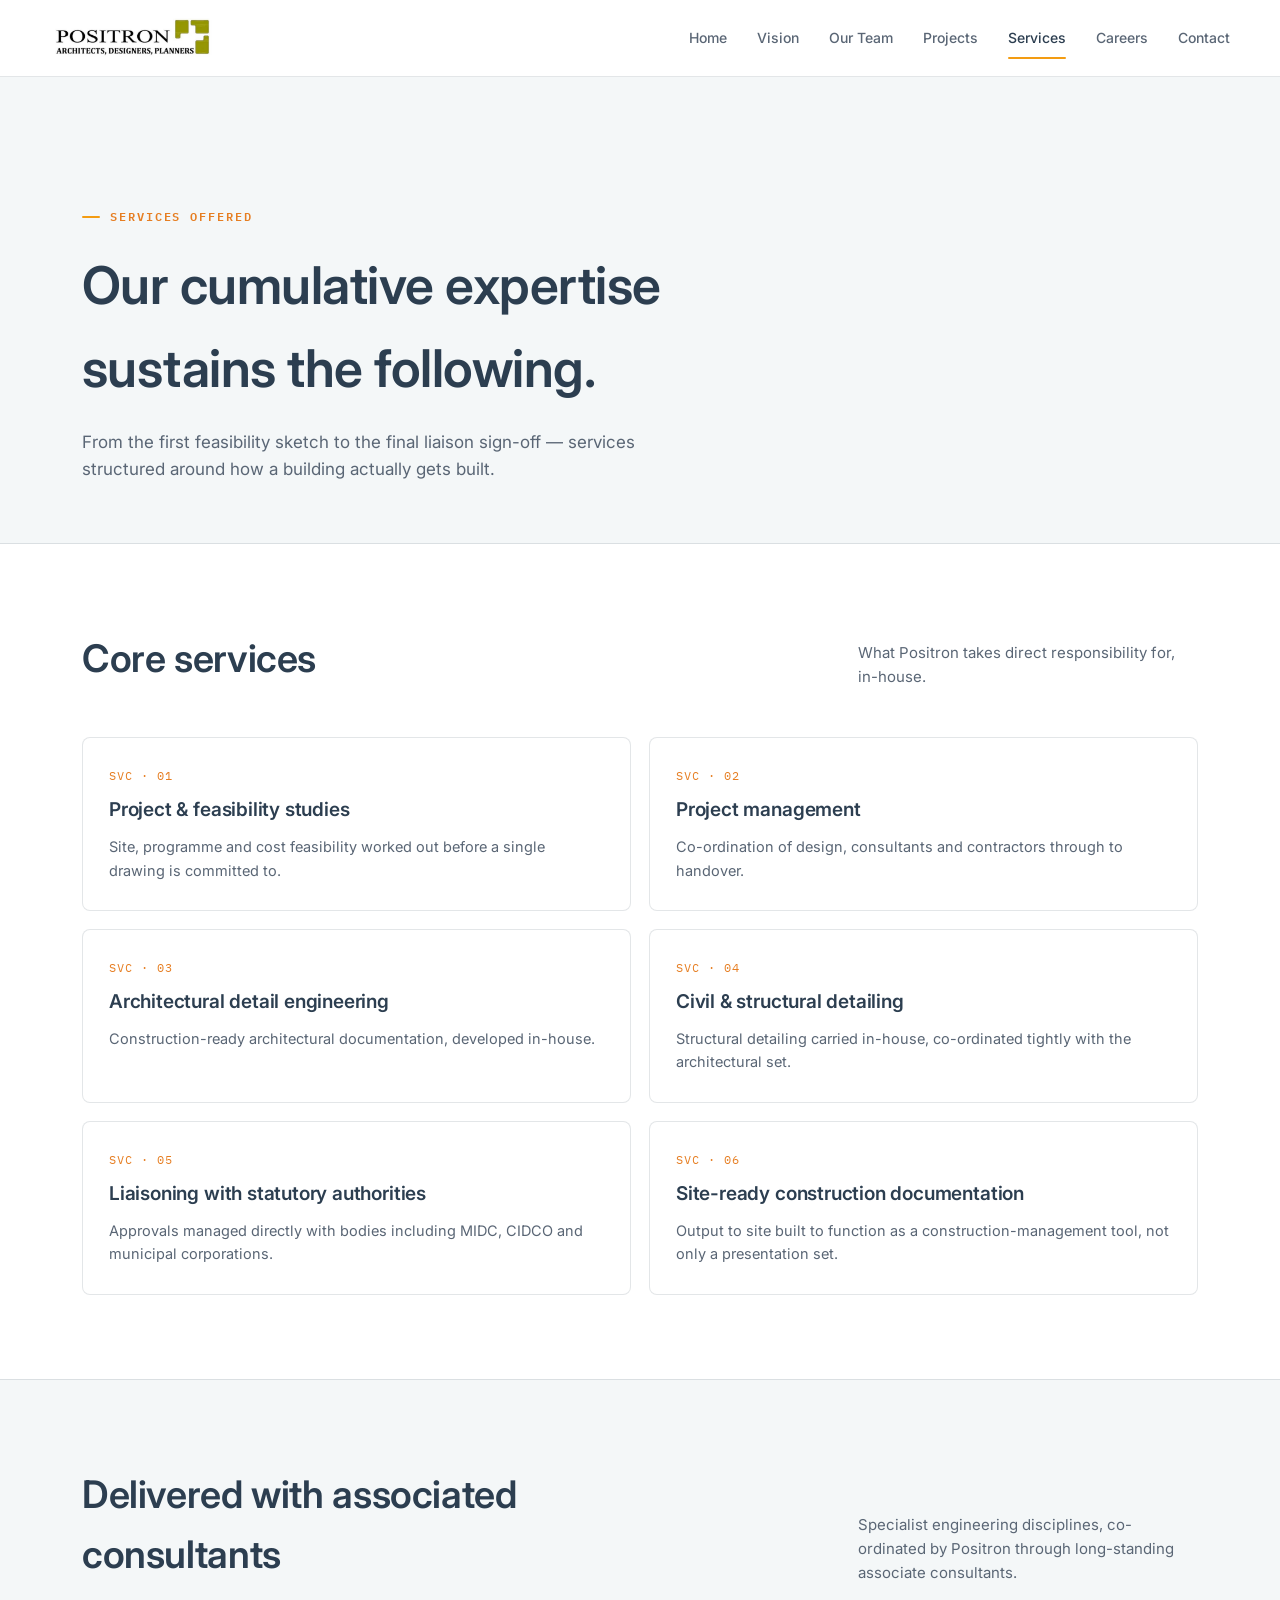
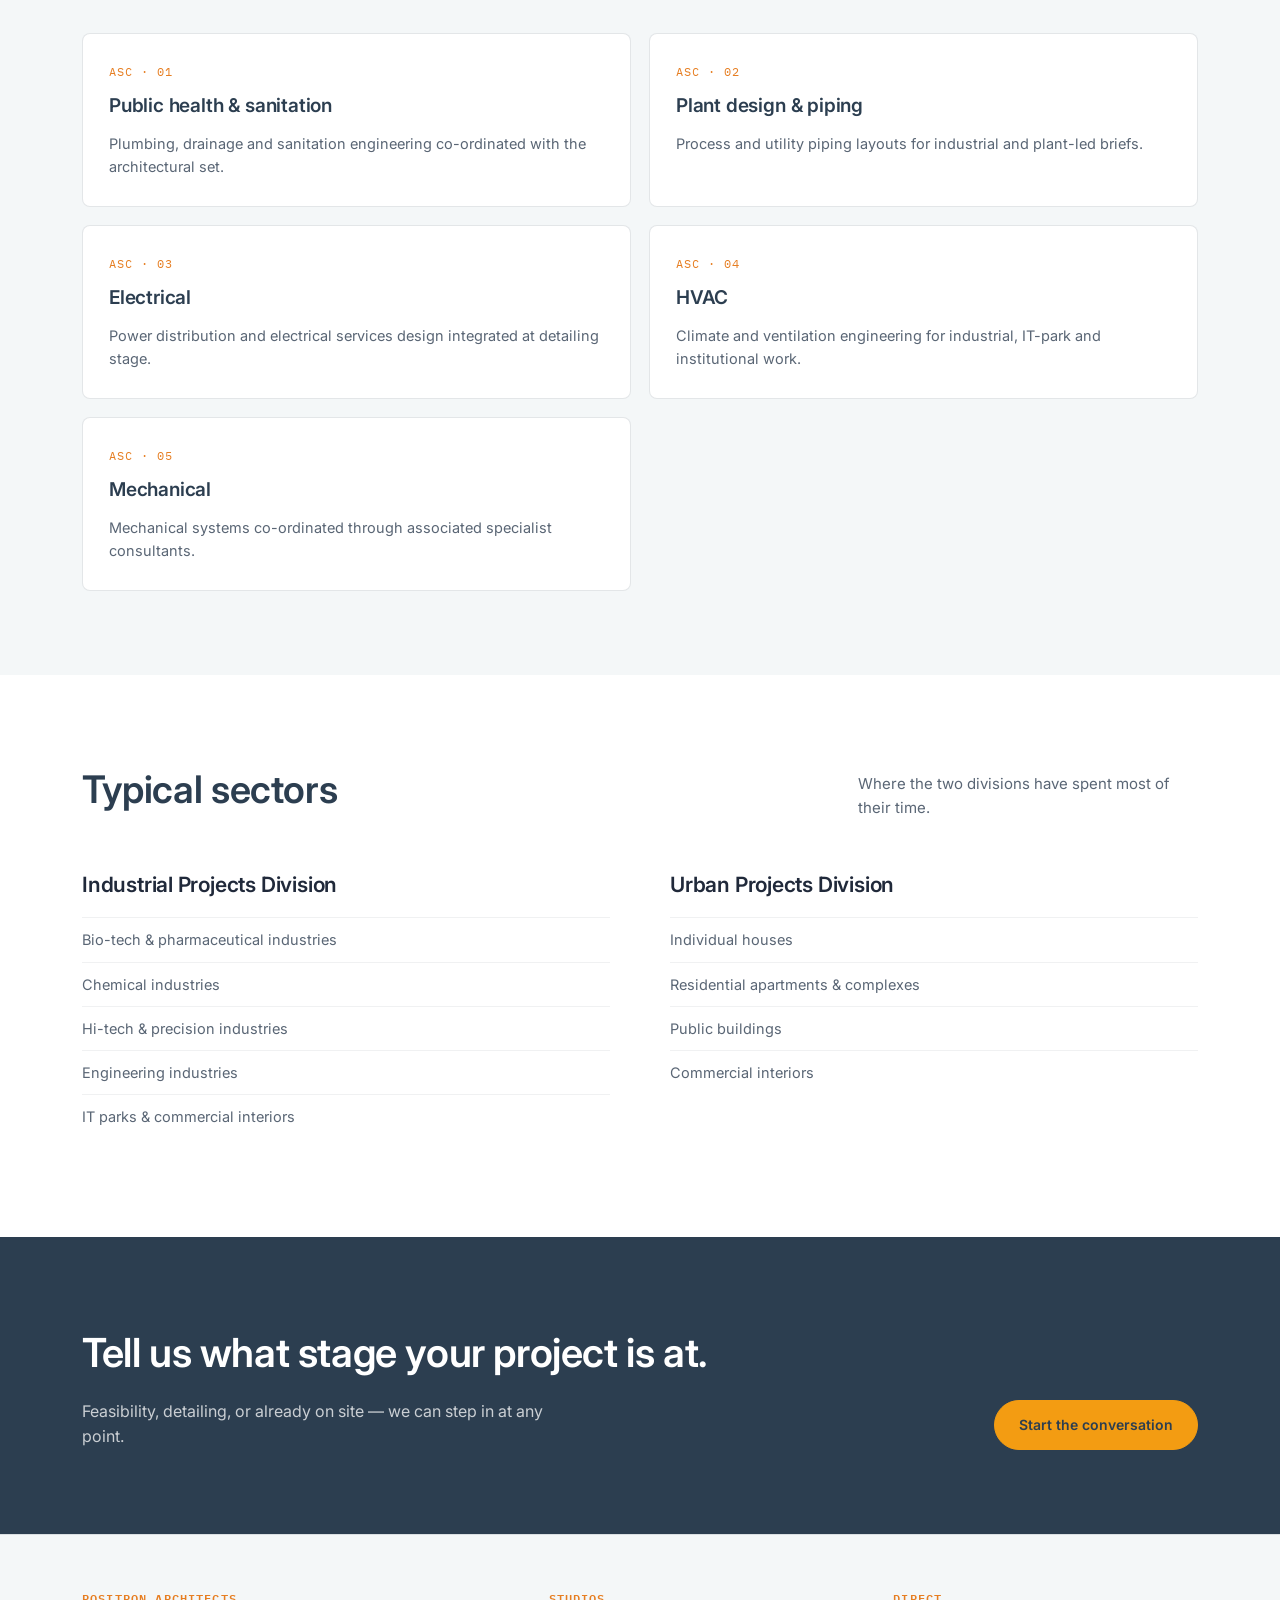
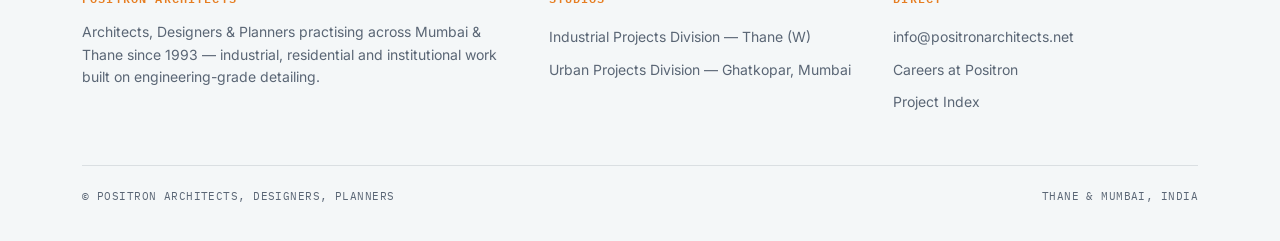
<file: services.html>
<!DOCTYPE html>
<html lang="en">
<head>
<meta charset="UTF-8">
<meta name="viewport" content="width=device-width, initial-scale=1.0">
<title>Services — Positron Architects</title>
<meta name="description" content="Project &amp; feasibility studies, project management, detail engineering and statutory liaison from Positron Architects.">
<link rel="preconnect" href="https://fonts.googleapis.com">
<link href="https://fonts.googleapis.com/css2?family=Fraunces:ital,opsz,wght@0,9..144,400;0,9..144,600;1,9..144,500&family=Inter:wght@400;500;600&family=IBM+Plex+Mono:wght@400;500&display=swap" rel="stylesheet">
<link rel="stylesheet" href="assets/css/style.css">
</head>
<body>

<header class="site">
  <div class="wrap nav">
    <a href="index.html" class="brand">
      <img src="assets/photos/header.png" alt="Positron Architects, Designers, Planners" class="logo">
    </a>
    <nav class="links" id="navlinks">
      <a href="index.html">Home</a>
      <a href="vision.html">Vision</a>
      <a href="team.html">Our Team</a>
      <a href="projects.html">Projects</a>
      <a href="services.html" class="active">Services</a>
      <a href="careers.html">Careers</a>
      <a href="contact.html">Contact</a>
    </nav>
    <button class="nav-toggle" aria-label="Toggle navigation" aria-expanded="false">☰</button>
  </div>
</header>

<div class="page-head">
  <div class="wrap">
    <div class="eyebrow">Services offered</div>
    <h1>Our cumulative expertise sustains the following.</h1>
    <p class="lede">From the first feasibility sketch to the final liaison sign-off — services structured around how a building actually gets built.</p>
  </div>
</div>

<section>
  <div class="wrap">
    <div class="section-head">
      <h2>Core services</h2>
      <p class="desc">What Positron takes direct responsibility for, in-house.</p>
    </div>
    <div class="svc-grid">
      <div class="svc">
        <span class="sheet-no">SVC · 01</span>
        <h3>Project &amp; feasibility studies</h3>
        <p>Site, programme and cost feasibility worked out before a single drawing is committed to.</p>
      </div>
      <div class="svc">
        <span class="sheet-no">SVC · 02</span>
        <h3>Project management</h3>
        <p>Co-ordination of design, consultants and contractors through to handover.</p>
      </div>
      <div class="svc">
        <span class="sheet-no">SVC · 03</span>
        <h3>Architectural detail engineering</h3>
        <p>Construction-ready architectural documentation, developed in-house.</p>
      </div>
      <div class="svc">
        <span class="sheet-no">SVC · 04</span>
        <h3>Civil &amp; structural detailing</h3>
        <p>Structural detailing carried in-house, co-ordinated tightly with the architectural set.</p>
      </div>
      <div class="svc">
        <span class="sheet-no">SVC · 05</span>
        <h3>Liaisoning with statutory authorities</h3>
        <p>Approvals managed directly with bodies including MIDC, CIDCO and municipal corporations.</p>
      </div>
      <div class="svc">
        <span class="sheet-no">SVC · 06</span>
        <h3>Site-ready construction documentation</h3>
        <p>Output to site built to function as a construction-management tool, not only a presentation set.</p>
      </div>
    </div>
  </div>
</section>

<section style="border-top:1px solid var(--line);background:var(--concrete);">
  <div class="wrap">
    <div class="section-head">
      <h2>Delivered with associated consultants</h2>
      <p class="desc">Specialist engineering disciplines, co-ordinated by Positron through long-standing associate consultants.</p>
    </div>
    <div class="svc-grid">
      <div class="svc"><span class="sheet-no">ASC · 01</span><h3>Public health &amp; sanitation</h3><p>Plumbing, drainage and sanitation engineering co-ordinated with the architectural set.</p></div>
      <div class="svc"><span class="sheet-no">ASC · 02</span><h3>Plant design &amp; piping</h3><p>Process and utility piping layouts for industrial and plant-led briefs.</p></div>
      <div class="svc"><span class="sheet-no">ASC · 03</span><h3>Electrical</h3><p>Power distribution and electrical services design integrated at detailing stage.</p></div>
      <div class="svc"><span class="sheet-no">ASC · 04</span><h3>HVAC</h3><p>Climate and ventilation engineering for industrial, IT-park and institutional work.</p></div>
      <div class="svc"><span class="sheet-no">ASC · 05</span><h3>Mechanical</h3><p>Mechanical systems co-ordinated through associated specialist consultants.</p></div>
    </div>
  </div>
</section>

<section>
  <div class="wrap">
    <div class="section-head">
      <h2>Typical sectors</h2>
      <p class="desc">Where the two divisions have spent most of their time.</p>
    </div>
    <div class="two-col">
      <div>
        <h3 style="font-size:21px;">Industrial Projects Division</h3>
        <ul style="margin-top:16px;padding-left:0;list-style:none;color:var(--charcoal);font-size:14.5px;">
          <li style="padding:10px 0;border-top:1px solid var(--line-soft);">Bio-tech &amp; pharmaceutical industries</li>
          <li style="padding:10px 0;border-top:1px solid var(--line-soft);">Chemical industries</li>
          <li style="padding:10px 0;border-top:1px solid var(--line-soft);">Hi-tech &amp; precision industries</li>
          <li style="padding:10px 0;border-top:1px solid var(--line-soft);">Engineering industries</li>
          <li style="padding:10px 0;border-top:1px solid var(--line-soft);">IT parks &amp; commercial interiors</li>
        </ul>
      </div>
      <div>
        <h3 style="font-size:21px;">Urban Projects Division</h3>
        <ul style="margin-top:16px;padding-left:0;list-style:none;color:var(--charcoal);font-size:14.5px;">
          <li style="padding:10px 0;border-top:1px solid var(--line-soft);">Individual houses</li>
          <li style="padding:10px 0;border-top:1px solid var(--line-soft);">Residential apartments &amp; complexes</li>
          <li style="padding:10px 0;border-top:1px solid var(--line-soft);">Public buildings</li>
          <li style="padding:10px 0;border-top:1px solid var(--line-soft);">Commercial interiors</li>
        </ul>
      </div>
    </div>
  </div>
</section>

<section class="cta-band">
  <div class="wrap" style="display:flex;justify-content:space-between;align-items:flex-end;gap:30px;flex-wrap:wrap;">
    <div>
      <h2>Tell us what stage your project is at.</h2>
      <p>Feasibility, detailing, or already on site — we can step in at any point.</p>
    </div>
    <a href="contact.html" class="btn solid">Start the conversation</a>
  </div>
</section>

<footer class="site">
  <div class="wrap">
    <div class="foot-grid">
      <div>
        <h4>Positron Architects</h4>
        <p>Architects, Designers &amp; Planners practising across Mumbai &amp; Thane since 1993 — industrial, residential and institutional work built on engineering-grade detailing.</p>
      </div>
      <div>
        <h4>Studios</h4>
        <a href="contact.html">Industrial Projects Division — Thane (W)</a>
        <a href="contact.html">Urban Projects Division — Ghatkopar, Mumbai</a>
      </div>
      <div>
        <h4>Direct</h4>
        <a href="mailto:info@positronarchitects.net">info@positronarchitects.net</a>
        <a href="careers.html">Careers at Positron</a>
        <a href="projects.html">Project Index</a>
      </div>
    </div>
    <div class="foot-bottom">
      <span>© Positron Architects, Designers, Planners</span>
      <span>Thane &amp; Mumbai, India</span>
    </div>
  </div>
</footer>
<script src="assets/js/main.js"></script>
</body>
</html>
</file>
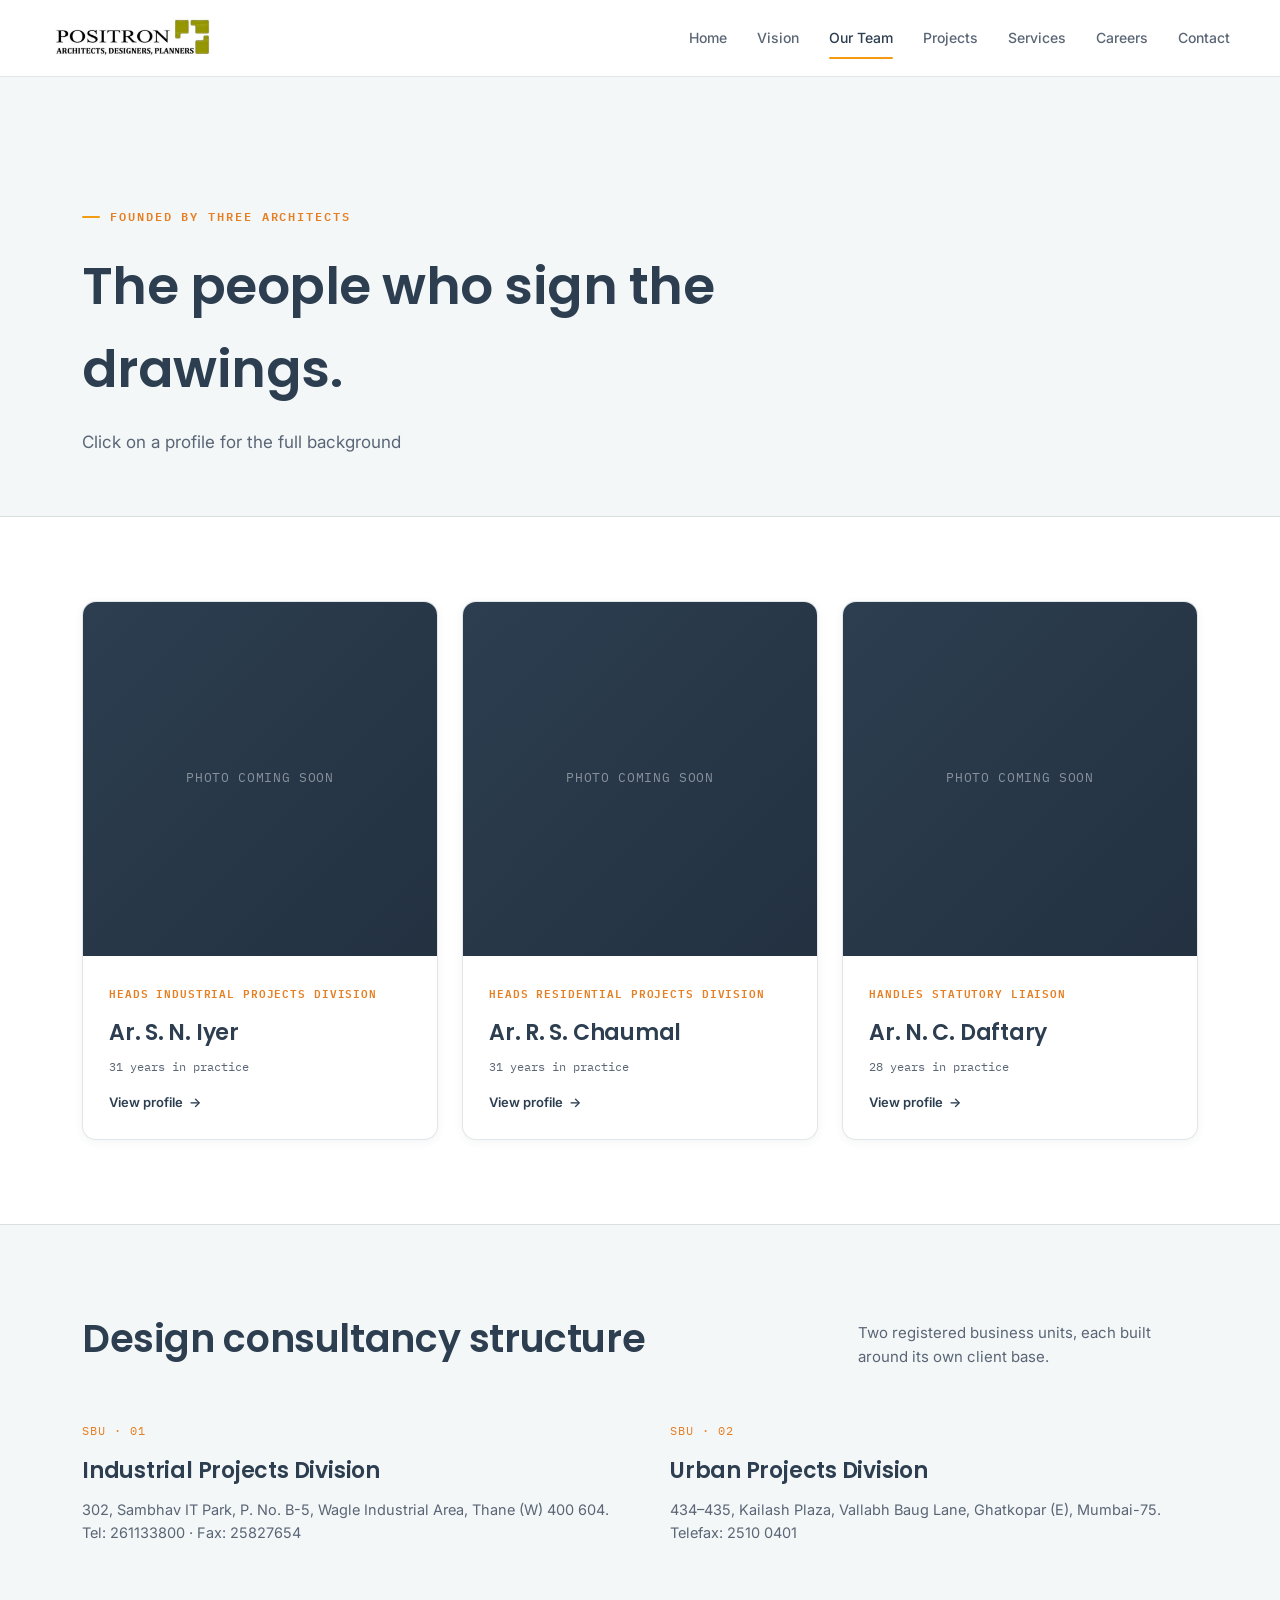
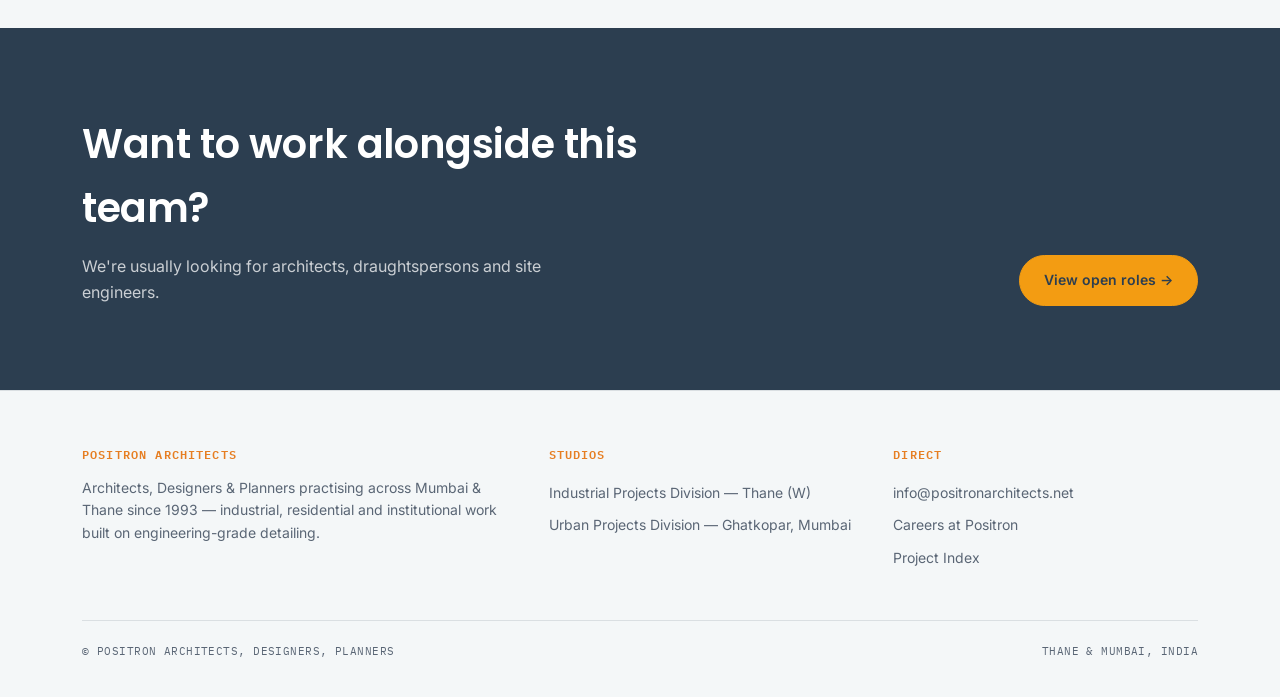
<file: team.html>
<!DOCTYPE html>
<html lang="en">
<head>
<meta charset="UTF-8">
<meta name="viewport" content="width=device-width, initial-scale=1.0">
<title>Our Team — Positron Architects</title>
<meta name="description" content="The founding architects of Positron — Ar. S.N. Iyer, Ar. Rakesh S. Chaumal and Ar. N.C. Daftary.">
<link rel="preconnect" href="https://fonts.googleapis.com">
<link href="https://fonts.googleapis.com/css2?family=Poppins:wght@500;600;700&family=Inter:wght@400;500;600&family=IBM+Plex+Mono:wght@400;500&display=swap" rel="stylesheet">
<link rel="stylesheet" href="assets/css/style.css">
</head>
<body>

<header class="site">
<div class="wrap nav">
    <a href="index.html" class="brand">
      <img src="assets/photos/header.png" alt="Positron Architects, Designers, Planners" class="logo">
    </a>
    <nav class="links" id="navlinks">
      <a href="index.html">Home</a>
      <a href="vision.html">Vision</a>
      <a href="team.html" class="active">Our Team</a>
      <a href="projects.html">Projects</a>
      <a href="services.html">Services</a>
      <a href="careers.html">Careers</a>
      <a href="contact.html">Contact</a>
    </nav>
    <button class="nav-toggle" aria-label="Toggle navigation" aria-expanded="false">☰</button>
  </div>
</header>

<div class="page-head">
  <div class="wrap">
    <div class="eyebrow">Founded by three architects</div>
    <h1>The people who sign the drawings.</h1>
    <p class="lede">Click on a profile for the full background</p>
  </div>
</div>

<section>
  <div class="wrap">
    <div class="team-grid" id="team-grid">
      <!-- Cards are rendered by the script at the bottom of this file,
           driven by the TEAM array. Edit names, bios and image paths there. -->
    </div>
  </div>
</section>

<section style="border-top:1px solid var(--line);background:var(--concrete);">
  <div class="wrap">
    <div class="section-head">
      <h2>Design consultancy structure</h2>
      <p class="desc">Two registered business units, each built around its own client base.</p>
    </div>
    <div class="two-col">
      <div>
        <span class="sheet-no">SBU · 01</span>
        <h3 style="margin-top:10px;font-size:22px;color:var(--navy);">Industrial Projects Division</h3>
        <p style="margin-top:10px;color:var(--charcoal);font-size:14.5px;">302, Sambhav IT Park, P. No. B-5, Wagle Industrial Area, Thane (W) 400 604.<br>Tel: 261133800 · Fax: 25827654</p>
      </div>
      <div>
        <span class="sheet-no">SBU · 02</span>
        <h3 style="margin-top:10px;font-size:22px;color:var(--navy);">Urban Projects Division</h3>
        <p style="margin-top:10px;color:var(--charcoal);font-size:14.5px;">434–435, Kailash Plaza, Vallabh Baug Lane, Ghatkopar (E), Mumbai-75.<br>Telefax: 2510 0401</p>
      </div>
    </div>
  </div>
</section>

<section class="cta-band">
  <div class="wrap" style="display:flex;justify-content:space-between;align-items:flex-end;gap:30px;flex-wrap:wrap;">
    <div>
      <h2>Want to work alongside this team?</h2>
      <p>We're usually looking for architects, draughtspersons and site engineers.</p>
    </div>
    <a href="careers.html" class="btn solid">View open roles →</a>
  </div>
</section>

<footer class="site">
  <div class="wrap">
    <div class="foot-grid">
      <div>
        <h4>Positron Architects</h4>
        <p>Architects, Designers &amp; Planners practising across Mumbai &amp; Thane since 1993 — industrial, residential and institutional work built on engineering-grade detailing.</p>
      </div>
      <div>
        <h4>Studios</h4>
        <a href="contact.html">Industrial Projects Division — Thane (W)</a>
        <a href="contact.html">Urban Projects Division — Ghatkopar, Mumbai</a>
      </div>
      <div>
        <h4>Direct</h4>
        <a href="mailto:info@positronarchitects.net">info@positronarchitects.net</a>
        <a href="careers.html">Careers at Positron</a>
        <a href="projects.html">Project Index</a>
      </div>
    </div>
    <div class="foot-bottom">
      <span>© Positron Architects, Designers, Planners</span>
      <span>Thane &amp; Mumbai, India</span>
    </div>
  </div>
</footer>
<script src="assets/js/main.js"></script>
<script>
/* ===========================================================
   TEAM DATA
   ===========================================================
   - "photo": path to an image file. Put your photos in an
     "assets/img/team/" folder and point to them here, e.g.
     "assets/img/team/iyer.jpg". Leave as "" to keep the
     placeholder shown on the card.
   - "bio": shown inside the detail pop-up when the card is
     clicked. Replace with the real biography text.
   =========================================================== */
var TEAM = [
  {
    id: "iyer",
    name: "Ar. S. N. Iyer",
    role: "Heads Industrial Projects Division",
    years: "31 years in practice",
    photo: "", /* e.g. "assets/img/team/iyer.jpg" */
    qualification: "Graduate Architect, Post-Graduate in Town Planning",
    strengths: "Architectural planning & detailing, project planning and management",
    bio: "Graduate architect with post-graduate qualifications in town planning. 31 years of experience with architectural planning and detailing, project planning and management as core strengths. Leads the Industrial Projects Division out of Sambhav IT Park, Thane.",
    portfolio: [
      "Bio-tech industries",
      "Pharmaceutical industries",
      "Chemical industries",
      "Hi-tech & precision industries",
      "Engineering industries",
      "IT parks",
      "Commercial interiors"
    ]
  },
  {
    id: "chaumal",
    name: "Ar. R. S. Chaumal",
    role: "Heads Residential Projects Division",
    years: "31 years in practice",
    photo: "", /* e.g. "assets/img/team/chaumal.jpg" */
    qualification: "Graduate Architect",
    strengths: "Architectural planning & detailing, construction management",
    bio: "Graduate architect with 31 years of experience in architectural planning and detailing, with construction management as a core strength. Leads the Urban Projects Division out of Kailash Plaza, Ghatkopar.",
    portfolio: [
      "Individual houses",
      "Residential apartments",
      "Residential complexes",
      "Public buildings",
      "Commercial interiors"
    ]
  },
  {
    id: "daftary",
    name: "Ar. N. C. Daftary",
    role: "Handles statutory liaison",
    years: "28 years in practice",
    photo: "", /* e.g. "assets/img/team/daftary.jpg" */
    qualification: "Graduate Architect",
    strengths: "Construction management, liaison with statutory authorities",
    bio: "Graduate architect with 28 years of experience in construction management and liaison with statutory authorities as a core strength — keeping every Positron project moving cleanly through approvals.",
    portfolio: [
      "Municipal Corporation of Thane",
      "CIDCO",
      "M.I.D.C.",
      "Department of Health & Safety",
      "Navi Mumbai Municipal Corporation"
    ]
  }
];

function teamCardHtml(m) {
  var photoInner = m.photo
    ? '<img src="' + m.photo + '" alt="' + m.name + '">'
    : '<div class="ph-icon">Photo coming soon</div>';
  return (
    '<div class="member-card" data-id="' + m.id + '">' +
      '<div class="photo">' + photoInner + '</div>' +
      '<div class="body">' +
        '<span class="role">' + m.role + '</span>' +
        '<h3>' + m.name + '</h3>' +
        '<span class="yrs">' + m.years + '</span>' +
        '<div class="view-more">View profile <span class="arrow">→</span></div>' +
      '</div>' +
    '</div>'
  );
}

function teamModalHtml(m) {
  var mediaInner = m.photo
    ? '<img src="' + m.photo + '" alt="' + m.name + '">'
    : '<div class="ph-icon">Photo coming soon</div>';
  var list = m.portfolio.map(function (p) { return "<li>" + p + "</li>"; }).join("");
  return (
    '<div class="modal-media is-team">' + mediaInner + '</div>' +
    '<div class="modal-body is-team">' +
      '<span class="sheet-no">' + m.role.toUpperCase() + '</span>' +
      '<h2>' + m.name + '</h2>' +
      '<div class="modal-loc">' + m.years + '</div>' +
      '<div class="modal-meta-row">' +
        '<div class="m"><span class="k">Qualification</span><span class="v">' + m.qualification + '</span></div>' +
        '<div class="m"><span class="k">Core strengths</span><span class="v">' + m.strengths + '</span></div>' +
      '</div>' +
      '<p class="modal-desc">' + m.bio + '</p>' +
      '<ul class="modal-list">' + list + '</ul>' +
    '</div>'
  );
}

document.addEventListener("DOMContentLoaded", function () {
  var grid = document.getElementById("team-grid");
  grid.innerHTML = TEAM.map(teamCardHtml).join("");
  grid.querySelectorAll(".member-card").forEach(function (el, idx) {
    el.addEventListener("click", function () {
      window.openModal(teamModalHtml(TEAM[idx]));
    });
  });
});
</script>
</body>
</html>
</file>
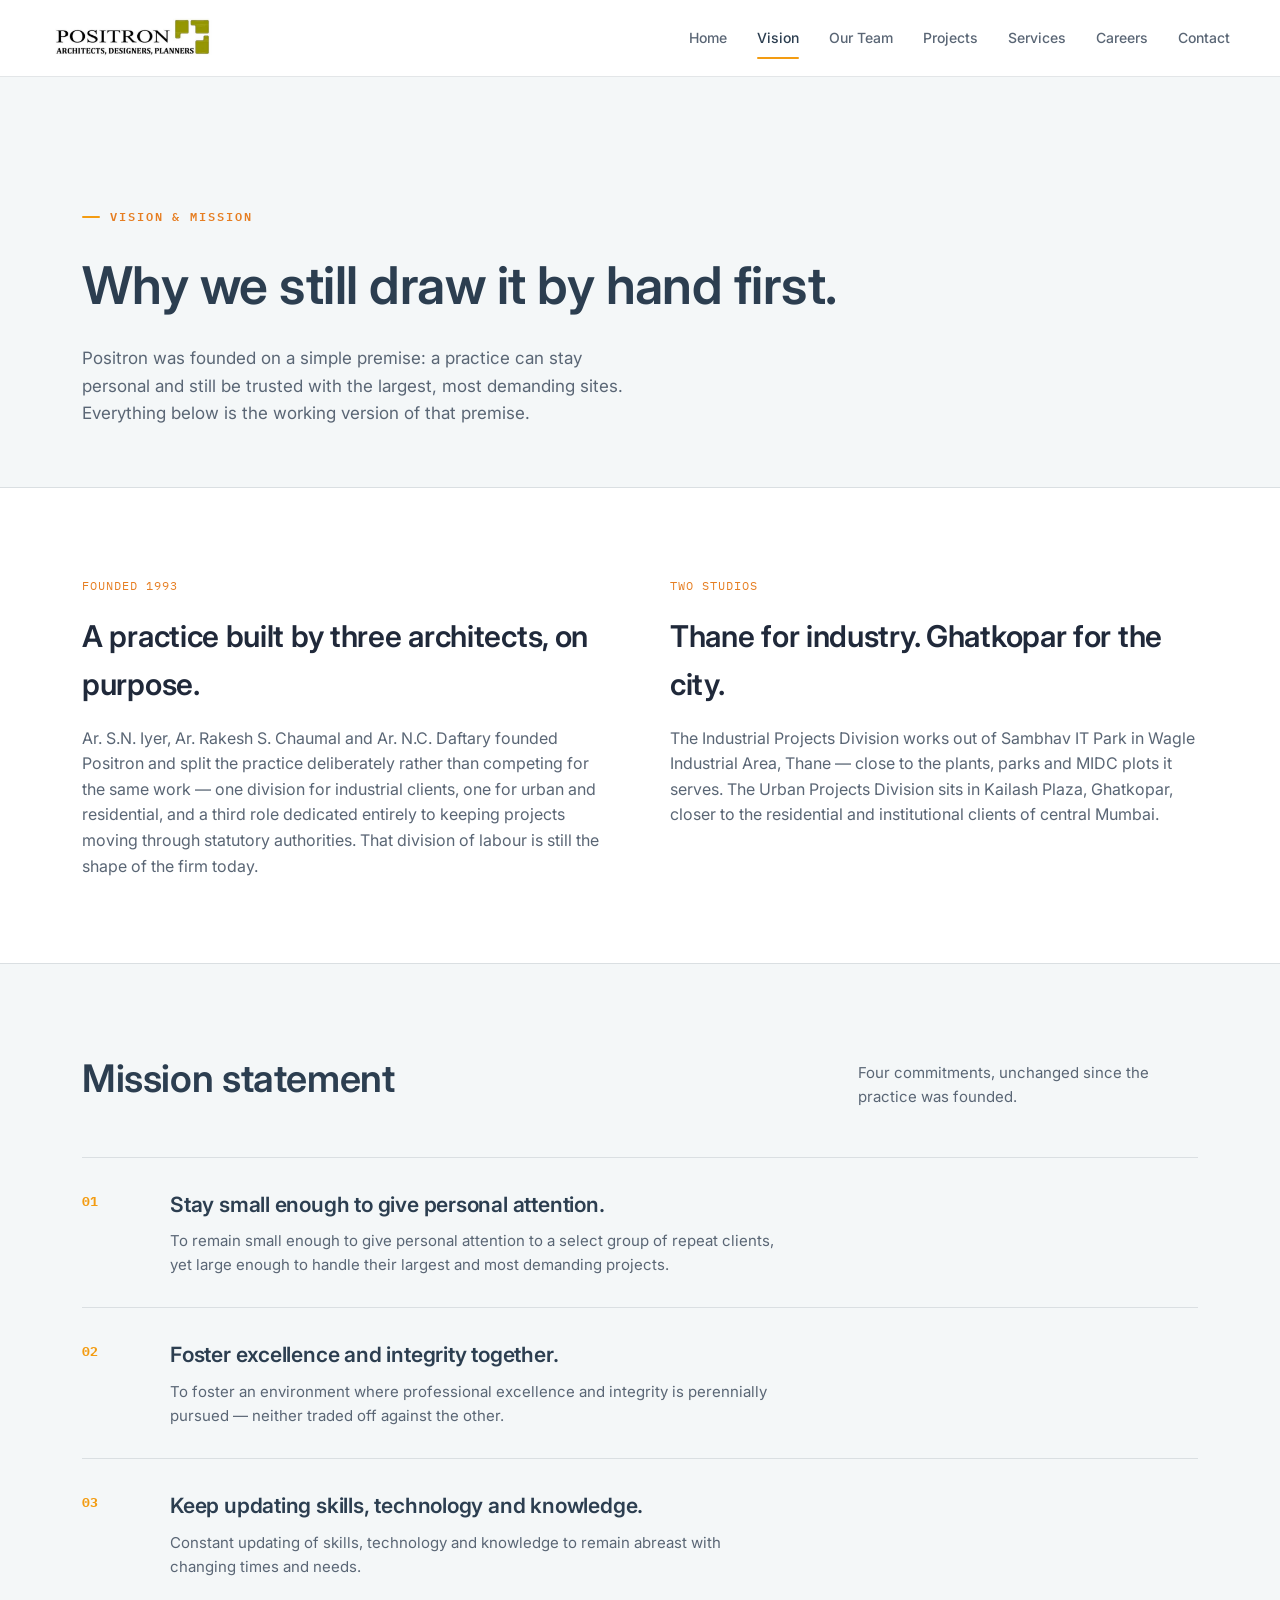
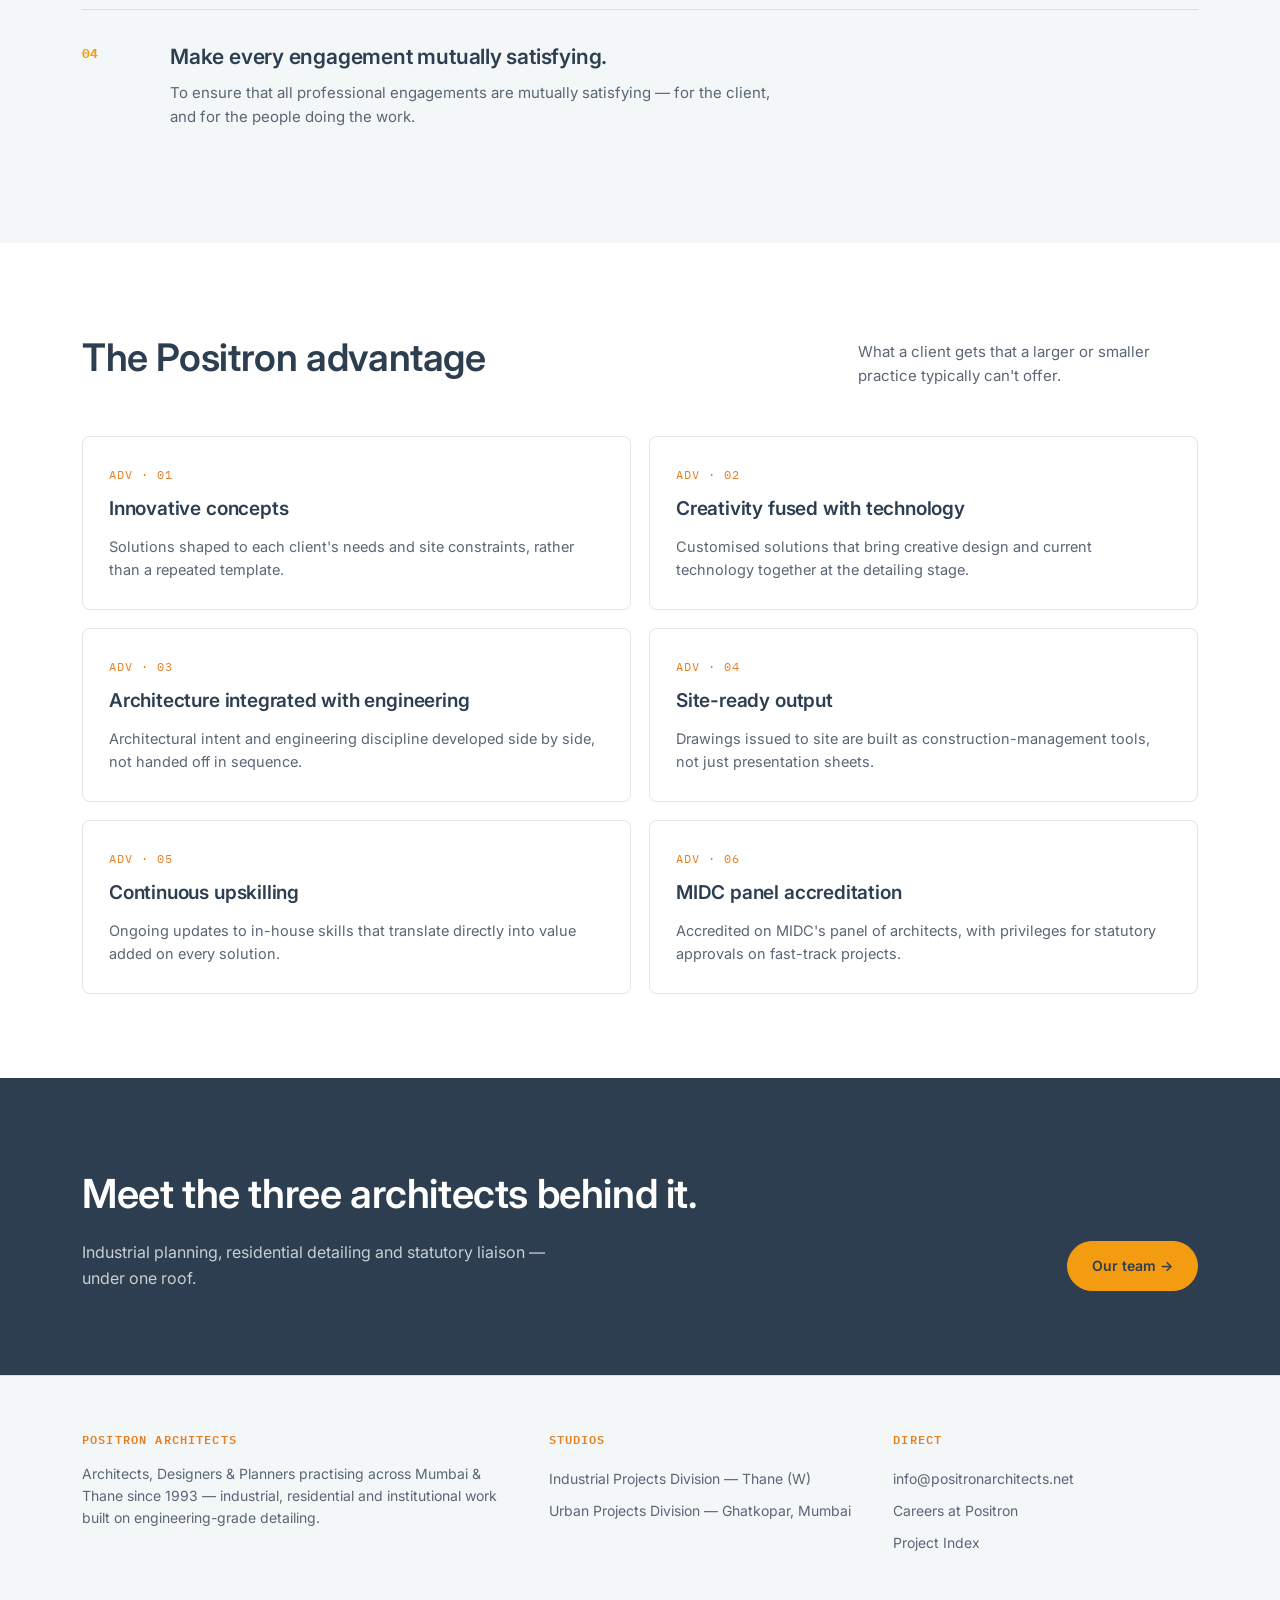
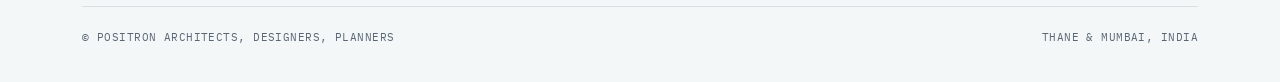
<file: vision.html>
<!DOCTYPE html>
<html lang="en">
<head>
<meta charset="UTF-8">
<meta name="viewport" content="width=device-width, initial-scale=1.0">
<title>Vision &amp; Mission — Positron Architects</title>
<meta name="description" content="The mission statement, advantage and founding story behind Positron Architects, a Thane &amp; Mumbai practice since 1993.">
<link rel="preconnect" href="https://fonts.googleapis.com">
<link href="https://fonts.googleapis.com/css2?family=Fraunces:ital,opsz,wght@0,9..144,400;0,9..144,600;1,9..144,500&family=Inter:wght@400;500;600&family=IBM+Plex+Mono:wght@400;500&display=swap" rel="stylesheet">
<link rel="stylesheet" href="assets/css/style.css">
</head>
<body>

<header class="site">
  <div class="wrap nav">
    <a href="index.html" class="brand">
      <img src="assets/photos/header.png" alt="Positron Architects, Designers, Planners" class="logo">
    </a>
    <nav class="links" id="navlinks">
      <a href="index.html">Home</a>
      <a href="vision.html" class="active">Vision</a>
      <a href="team.html">Our Team</a>
      <a href="projects.html">Projects</a>
      <a href="services.html">Services</a>
      <a href="careers.html">Careers</a>
      <a href="contact.html">Contact</a>
    </nav>
    <button class="nav-toggle" aria-label="Toggle navigation" aria-expanded="false">☰</button>
  </div>
</header>

<div class="page-head">
  <div class="wrap">
    <div class="eyebrow">Vision &amp; Mission</div>
    <h1>Why we still draw it by hand first.</h1>
    <p class="lede">Positron was founded on a simple premise: a practice can stay personal and still be trusted with the largest, most demanding sites. Everything below is the working version of that premise.</p>
  </div>
</div>

<section>
  <div class="wrap two-col">
    <div>
      <span class="sheet-no">FOUNDED 1993</span>
      <h2 style="font-size:30px;margin-top:14px;">A practice built by three architects, on purpose.</h2>
      <p class="lead-text" style="margin-top:18px;font-size:16px;">Ar. S.N. Iyer, Ar. Rakesh S. Chaumal and Ar. N.C. Daftary founded Positron and split the practice deliberately rather than competing for the same work — one division for industrial clients, one for urban and residential, and a third role dedicated entirely to keeping projects moving through statutory authorities. That division of labour is still the shape of the firm today.</p>
    </div>
    <div>
      <span class="sheet-no">TWO STUDIOS</span>
      <h2 style="font-size:30px;margin-top:14px;">Thane for industry. Ghatkopar for the city.</h2>
      <p class="lead-text" style="margin-top:18px;font-size:16px;">The Industrial Projects Division works out of Sambhav IT Park in Wagle Industrial Area, Thane — close to the plants, parks and MIDC plots it serves. The Urban Projects Division sits in Kailash Plaza, Ghatkopar, closer to the residential and institutional clients of central Mumbai.</p>
    </div>
  </div>
</section>

<section style="border-top:1px solid var(--line);background:var(--concrete);">
  <div class="wrap">
    <div class="section-head">
      <h2>Mission statement</h2>
      <p class="desc">Four commitments, unchanged since the practice was founded.</p>
    </div>
    <div class="mission-list">
      <div class="mission-item">
        <span class="n">01</span>
        <div><h3>Stay small enough to give personal attention.</h3><p>To remain small enough to give personal attention to a select group of repeat clients, yet large enough to handle their largest and most demanding projects.</p></div>
      </div>
      <div class="mission-item">
        <span class="n">02</span>
        <div><h3>Foster excellence and integrity together.</h3><p>To foster an environment where professional excellence and integrity is perennially pursued — neither traded off against the other.</p></div>
      </div>
      <div class="mission-item">
        <span class="n">03</span>
        <div><h3>Keep updating skills, technology and knowledge.</h3><p>Constant updating of skills, technology and knowledge to remain abreast with changing times and needs.</p></div>
      </div>
      <div class="mission-item">
        <span class="n">04</span>
        <div><h3>Make every engagement mutually satisfying.</h3><p>To ensure that all professional engagements are mutually satisfying — for the client, and for the people doing the work.</p></div>
      </div>
    </div>
  </div>
</section>

<section>
  <div class="wrap">
    <div class="section-head">
      <h2>The Positron advantage</h2>
      <p class="desc">What a client gets that a larger or smaller practice typically can't offer.</p>
    </div>
    <div class="svc-grid">
      <div class="svc"><span class="sheet-no">ADV · 01</span><h3>Innovative concepts</h3><p>Solutions shaped to each client's needs and site constraints, rather than a repeated template.</p></div>
      <div class="svc"><span class="sheet-no">ADV · 02</span><h3>Creativity fused with technology</h3><p>Customised solutions that bring creative design and current technology together at the detailing stage.</p></div>
      <div class="svc"><span class="sheet-no">ADV · 03</span><h3>Architecture integrated with engineering</h3><p>Architectural intent and engineering discipline developed side by side, not handed off in sequence.</p></div>
      <div class="svc"><span class="sheet-no">ADV · 04</span><h3>Site-ready output</h3><p>Drawings issued to site are built as construction-management tools, not just presentation sheets.</p></div>
      <div class="svc"><span class="sheet-no">ADV · 05</span><h3>Continuous upskilling</h3><p>Ongoing updates to in-house skills that translate directly into value added on every solution.</p></div>
      <div class="svc"><span class="sheet-no">ADV · 06</span><h3>MIDC panel accreditation</h3><p>Accredited on MIDC's panel of architects, with privileges for statutory approvals on fast-track projects.</p></div>
    </div>
  </div>
</section>

<section class="cta-band">
  <div class="wrap" style="display:flex;justify-content:space-between;align-items:flex-end;gap:30px;flex-wrap:wrap;">
    <div>
      <h2>Meet the three architects behind it.</h2>
      <p>Industrial planning, residential detailing and statutory liaison — under one roof.</p>
    </div>
    <a href="team.html" class="btn solid">Our team →</a>
  </div>
</section>

<footer class="site">
  <div class="wrap">
    <div class="foot-grid">
      <div>
        <h4>Positron Architects</h4>
        <p>Architects, Designers &amp; Planners practising across Mumbai &amp; Thane since 1993 — industrial, residential and institutional work built on engineering-grade detailing.</p>
      </div>
      <div>
        <h4>Studios</h4>
        <a href="contact.html">Industrial Projects Division — Thane (W)</a>
        <a href="contact.html">Urban Projects Division — Ghatkopar, Mumbai</a>
      </div>
      <div>
        <h4>Direct</h4>
        <a href="mailto:info@positronarchitects.net">info@positronarchitects.net</a>
        <a href="careers.html">Careers at Positron</a>
        <a href="projects.html">Project Index</a>
      </div>
    </div>
    <div class="foot-bottom">
      <span>© Positron Architects, Designers, Planners</span>
      <span>Thane &amp; Mumbai, India</span>
    </div>
  </div>
</footer>
<script src="assets/js/main.js"></script>
</body>
</html>
</file>
<file: assets/css/style.css>
/* ===========================================================
   POSITRON ARCHITECTS — design tokens (v2)
   Palette: deep navy / clean white / gold & tan accents
   =========================================================== */
:root{
  --navy:       #2C3E50;
  --navy-dim:   #233141;
  --tan:        #E67E22;
  --soft:       #D1E8E2;
  --gold:       #F39C12;
  --white:      #FFFFFF;

  --ink:        #20293A;
  --charcoal:   #5A6675;
  --paper:      #FFFFFF;
  --concrete:   #F4F7F8;
  --stone:      #B9C2C9;
  --terracotta: var(--gold);
  --terracotta-dim: #d6890c;
  --olive:      var(--tan);
  --line:       rgba(44,62,80,0.13);
  --line-soft:  rgba(44,62,80,0.07);

  --display: "Poppins", "Inter", -apple-system, sans-serif;
  --body: "Inter", -apple-system, BlinkMacSystemFont, "Segoe UI", sans-serif;
  --mono: "IBM Plex Mono", "Courier New", monospace;

  --maxw: 1180px;
  --radius: 14px;
  --radius-sm: 8px;
  --shadow-sm: 0 2px 10px rgba(44,62,80,0.06);
  --shadow-md: 0 14px 36px rgba(44,62,80,0.14);
}

*{box-sizing:border-box;}
html{scroll-behavior:smooth;}
body{
  margin:0;
  background:var(--paper);
  color:var(--ink);
  font-family:var(--body);
  font-size:16px;
  line-height:1.6;
  -webkit-font-smoothing:antialiased;
}
img{max-width:100%;display:block;}
a{color:inherit;text-decoration:none;}
h1,h2,h3,h4{font-family:var(--display);font-weight:600;margin:0;letter-spacing:-0.01em;}
p{margin:0;}
::selection{background:var(--gold);color:var(--navy);}
:focus-visible{outline:2px solid var(--gold);outline-offset:3px;}

.wrap{max-width:var(--maxw);margin:0 auto;padding:0 32px;}
@media (max-width:640px){.wrap{padding:0 20px;}}

.sheet-no{
  font-family:var(--mono);
  font-size:12px;
  letter-spacing:.08em;
  color:var(--tan);
}

/* ---------- Header / nav ---------- */
header.site{
  position:sticky;top:0;z-index:50;
  background:rgba(255,255,255,0.9);
  backdrop-filter:blur(8px);
  border-bottom:1px solid var(--line);
}
.nav{
  display:flex;align-items:center;justify-content:space-between;
  padding:18px 0;
}
.brand{display:flex;align-items:center;gap:10px;}
.brand img.logo{height:40px;width:auto;display:block;}
.brand .mark{
  width:28px;height:28px;flex-shrink:0;border-radius:7px;
  background:linear-gradient(135deg,var(--navy) 50%, var(--gold) 50%);
}
.brand .word{font-family:var(--display);font-weight:600;font-size:19px;letter-spacing:.01em;color:var(--navy);}
.brand .word small{display:block;font-family:var(--mono);font-size:9.5px;letter-spacing:.14em;color:var(--charcoal);text-transform:uppercase;font-weight:400;margin-top:1px;}

nav.links{display:flex;gap:30px;font-size:14px;}
nav.links a{
  position:relative;padding:4px 0;color:var(--charcoal);font-weight:500;
  transition:color .15s ease;
}
nav.links a:hover{color:var(--navy);}
nav.links a.active{color:var(--navy);}
nav.links a.active::after{
  content:"";position:absolute;left:0;right:0;bottom:-6px;height:2px;background:var(--gold);border-radius:2px;
}
.nav-toggle{display:none;background:none;border:0;cursor:pointer;color:var(--navy);font-size:22px;line-height:1;padding:4px;z-index:60;}
@media (max-width:780px){
  nav.links{
    position:fixed;top:var(--header-h, 72px);left:0;right:0;bottom:0;background:var(--paper);
    flex-direction:column;gap:0;padding:8px 24px;
    transform:translateY(-12px);opacity:0;visibility:hidden;
    transition:transform .22s ease, opacity .22s ease, visibility .22s ease;
    border-top:1px solid var(--line);z-index:55;
    overflow-y:auto;
  }
  nav.links.open{transform:translateY(0);opacity:1;visibility:visible;}
  nav.links a{padding:16px 0;border-bottom:1px solid var(--line-soft);font-size:16px;}
  .nav-toggle{display:block;}
}
body.nav-locked{overflow:hidden;}

/* ---------- Buttons ---------- */
.btn{
  display:inline-flex;align-items:center;gap:8px;
  font-family:var(--body);font-weight:600;font-size:14px;
  padding:13px 24px;border:1.5px solid var(--navy);color:var(--navy);
  border-radius:999px;
  transition:all .18s ease;white-space:nowrap;
}
.btn:hover{background:var(--navy);color:var(--white);}
.btn.solid{background:var(--gold);border-color:var(--gold);color:var(--navy);}
.btn.solid:hover{background:var(--tan);border-color:var(--tan);color:var(--white);}
.btn.ghost{border-color:var(--stone);color:var(--charcoal);background:transparent;}
.btn.ghost:hover{border-color:var(--navy);background:transparent;color:var(--navy);}

/* ---------- Eyebrow / labels ---------- */
.eyebrow{
  font-family:var(--mono);font-size:12px;letter-spacing:.16em;text-transform:uppercase;
  color:var(--tan);margin-bottom:14px;display:flex;align-items:center;gap:10px;font-weight:600;
}
.eyebrow::before{content:"";width:18px;height:2px;background:var(--gold);border-radius:2px;}

/* ---------- Hero ---------- */
.hero{
  position:relative;padding:140px 0 90px;overflow:hidden;
  background:linear-gradient(180deg, var(--concrete) 0%, var(--paper) 100%);
}
.hero-inner{position:relative;z-index:1;}
.hero h1{
  font-size:clamp(38px,5.6vw,68px);
  line-height:1.08;max-width:880px;color:var(--navy);
}
.hero h1 em{font-style:normal;color:var(--gold);}
.hero p.lede{
  margin-top:26px;max-width:560px;font-size:18px;color:var(--charcoal);
}
.hero .cta-row{margin-top:38px;display:flex;gap:14px;flex-wrap:wrap;}

.coords{
  position:absolute;right:32px;top:140px;z-index:1;
  font-family:var(--mono);font-size:11.5px;color:var(--stone);text-align:right;
  line-height:1.9;display:none;
}
@media (min-width:900px){.coords{display:block;}}

/* ---------- Stat strip ---------- */
.stats{
  border-top:1px solid var(--line);border-bottom:1px solid var(--line);
  background:var(--navy);
}
.stats .wrap{display:grid;grid-template-columns:repeat(4,1fr);}
@media (max-width:780px){.stats .wrap{grid-template-columns:repeat(2,1fr);}}
.stat{
  padding:36px 24px;border-left:1px solid rgba(255,255,255,0.12);
}
.stat:first-child{border-left:none;}
@media (max-width:780px){.stat:nth-child(odd){border-left:none;}.stat{border-top:1px solid rgba(255,255,255,0.12);}.stat:nth-child(-n+2){border-top:none;}}
.stat .num{font-family:var(--display);font-size:38px;color:var(--gold);font-weight:700;}
.stat .lbl{font-family:var(--mono);font-size:11.5px;letter-spacing:.08em;text-transform:uppercase;color:rgba(255,255,255,0.78);margin-top:6px;}

/* ---------- Generic section ---------- */
section{padding:84px 0;}
section.tight{padding:60px 0;}
.section-head{display:flex;justify-content:space-between;align-items:flex-end;gap:24px;margin-bottom:48px;flex-wrap:wrap;}
.section-head h2{font-size:clamp(26px,3.4vw,38px);max-width:620px;color:var(--navy);}
.section-head .desc{max-width:340px;color:var(--charcoal);font-size:15px;}

hr.rule{border:none;border-top:1px solid var(--line);margin:0;}

/* ---------- Card grids (Projects / Careers) ---------- */
.sheet-grid{display:grid;grid-template-columns:repeat(3,1fr);gap:24px;}
@media (max-width:900px){.sheet-grid{grid-template-columns:repeat(2,1fr);}}
@media (max-width:560px){.sheet-grid{grid-template-columns:1fr;}}

.sheet{
  background:var(--paper);border:1px solid var(--line);border-radius:var(--radius);
  overflow:hidden;cursor:pointer;
  display:flex;flex-direction:column;
  box-shadow:var(--shadow-sm);
  transition:transform .22s ease, box-shadow .22s ease, border-color .22s ease;
}
.sheet:hover{
  transform:translateY(-6px);
  box-shadow:var(--shadow-md);
  border-color:var(--gold);
}
.sheet .thumb{
  aspect-ratio:4/3;background:linear-gradient(135deg,var(--concrete),var(--soft));
  position:relative;overflow:hidden;
}
.sheet .thumb img{width:100%;height:100%;object-fit:cover;transition:transform .35s ease;}
.sheet:hover .thumb img{transform:scale(1.06);}
.sheet .thumb .ph-icon{
  position:absolute;inset:0;display:flex;align-items:center;justify-content:center;
  color:var(--stone);font-size:13px;font-family:var(--mono);letter-spacing:.05em;text-transform:uppercase;
}
.sheet .body{padding:20px 22px 22px;display:flex;flex-direction:column;gap:8px;flex:1;}
.sheet .top-row{display:flex;justify-content:space-between;align-items:baseline;gap:10px;}
.sheet .name{font-family:var(--display);font-size:18px;color:var(--navy);font-weight:600;}
.sheet .loc{font-size:13px;color:var(--charcoal);}
.sheet .meta{
  margin-top:auto;padding-top:14px;border-top:1px solid var(--line-soft);
  display:flex;justify-content:space-between;font-family:var(--mono);font-size:11px;color:var(--charcoal);text-transform:uppercase;letter-spacing:.04em;
}
.sheet .tag{
  font-family:var(--body);font-size:11px;font-weight:600;letter-spacing:.03em;text-transform:uppercase;
  color:var(--tan);background:rgba(230,126,34,0.1);padding:4px 10px;border-radius:999px;white-space:nowrap;
}
.sheet .view-more{
  margin-top:10px;font-size:13px;font-weight:600;color:var(--navy);display:flex;align-items:center;gap:6px;
}
.sheet .view-more .arrow{transition:transform .2s ease;}
.sheet:hover .view-more .arrow{transform:translateX(4px);}

/* ---------- Team cards ---------- */
.team-grid{display:grid;grid-template-columns:repeat(3,1fr);gap:24px;}
@media (max-width:900px){.team-grid{grid-template-columns:1fr;max-width:420px;margin:0 auto;}}
.member-card{
  background:var(--paper);border:1px solid var(--line);border-radius:var(--radius);
  overflow:hidden;cursor:pointer;box-shadow:var(--shadow-sm);
  transition:transform .22s ease, box-shadow .22s ease, border-color .22s ease;
}
.member-card:hover{transform:translateY(-6px);box-shadow:var(--shadow-md);border-color:var(--gold);}
.member-card .photo{
  aspect-ratio:1/1;background:linear-gradient(135deg,var(--navy),var(--navy-dim));
  position:relative;overflow:hidden;
}
.member-card .photo img{width:100%;height:100%;object-fit:cover;}
.member-card .photo .ph-icon{
  position:absolute;inset:0;display:flex;align-items:center;justify-content:center;
  color:rgba(255,255,255,0.45);font-size:13px;font-family:var(--mono);letter-spacing:.05em;text-transform:uppercase;text-align:center;padding:20px;
}
.member-card .body{padding:24px 26px 26px;}
.member-card .role{font-family:var(--mono);font-size:11px;letter-spacing:.08em;text-transform:uppercase;color:var(--tan);font-weight:600;}
.member-card h3{margin-top:10px;font-size:22px;color:var(--navy);}
.member-card .yrs{font-family:var(--mono);font-size:12px;color:var(--charcoal);margin-top:6px;display:block;}
.member-card .view-more{margin-top:16px;font-size:13px;font-weight:600;color:var(--navy);display:flex;align-items:center;gap:6px;}
.member-card .view-more .arrow{transition:transform .2s ease;}
.member-card:hover .view-more .arrow{transform:translateX(4px);}

/* ---------- Mission list ---------- */
.mission-list{display:flex;flex-direction:column;}
.mission-item{
  display:grid;grid-template-columns:64px 1fr;gap:24px;padding:30px 0;border-top:1px solid var(--line);
}
.mission-item:first-child{border-top:1px solid var(--line);}
.mission-item .n{font-family:var(--mono);font-size:13px;color:var(--gold);padding-top:4px;font-weight:700;}
.mission-item h3{font-size:21px;max-width:560px;color:var(--navy);}
.mission-item p{margin-top:8px;color:var(--charcoal);font-size:15px;max-width:620px;}

/* ---------- Services ---------- */
.svc-grid{display:grid;grid-template-columns:repeat(2,1fr);gap:18px;}
@media (max-width:700px){.svc-grid{grid-template-columns:1fr;}}
.svc{background:var(--paper);padding:28px 26px;border:1px solid var(--line);border-radius:var(--radius-sm);transition:border-color .2s ease, box-shadow .2s ease;}
.svc:hover{border-color:var(--gold);box-shadow:var(--shadow-sm);}
.svc .sheet-no{display:block;margin-bottom:10px;}
.svc h3{font-size:19px;color:var(--navy);}
.svc p{margin-top:10px;color:var(--charcoal);font-size:14.5px;}

/* ---------- CTA band ---------- */
.cta-band{
  background:var(--navy);color:var(--white);
}
.cta-band h2{color:var(--white);font-size:clamp(24px,3.6vw,40px);max-width:680px;}
.cta-band p{color:rgba(255,255,255,0.75);margin-top:14px;max-width:480px;}
.cta-band .btn{border-color:rgba(255,255,255,0.4);color:var(--white);}
.cta-band .btn:hover{background:var(--white);color:var(--navy);border-color:var(--white);}
.cta-band .btn.solid{background:var(--gold);border-color:var(--gold);color:var(--navy);}
.cta-band .btn.solid:hover{background:var(--white);color:var(--navy);}

/* ---------- Footer ---------- */
footer.site{border-top:1px solid var(--line);padding:54px 0 36px;background:var(--concrete);}
.foot-grid{display:grid;grid-template-columns:1.4fr 1fr 1fr;gap:40px;}
@media (max-width:780px){.foot-grid{grid-template-columns:1fr;gap:32px;}}
.foot-grid h4{font-family:var(--mono);font-size:11.5px;letter-spacing:.1em;text-transform:uppercase;color:var(--tan);margin-bottom:14px;font-weight:600;}
.foot-grid p, .foot-grid a{font-size:14px;color:var(--charcoal);display:block;}
.foot-grid a{padding:5px 0;}
.foot-grid a:hover{color:var(--navy);}
.foot-bottom{
  margin-top:46px;padding-top:22px;border-top:1px solid var(--line);
  display:flex;justify-content:space-between;font-family:var(--mono);font-size:11px;color:var(--charcoal);text-transform:uppercase;letter-spacing:.04em;flex-wrap:wrap;gap:10px;
}

/* ---------- Page header (non-home) ---------- */
.page-head{
  padding:130px 0 60px;border-bottom:1px solid var(--line);
  background:var(--concrete);
}
.page-head .eyebrow{margin-bottom:18px;}
.page-head h1{font-size:clamp(32px,4.8vw,52px);max-width:760px;color:var(--navy);}
.page-head p.lede{margin-top:18px;max-width:560px;font-size:17px;color:var(--charcoal);}

/* ---------- Forms ---------- */
.form-grid{display:grid;grid-template-columns:1fr 1fr;gap:20px;}
@media (max-width:640px){.form-grid{grid-template-columns:1fr;}}
.field{display:flex;flex-direction:column;gap:8px;}
.field.full{grid-column:1/-1;}
.field label{font-family:var(--body);font-size:12.5px;font-weight:600;letter-spacing:.02em;text-transform:uppercase;color:var(--charcoal);}
.field input, .field select, .field textarea{
  background:var(--paper);border:1.5px solid var(--line);border-radius:var(--radius-sm);
  padding:12px 14px;font-family:var(--body);font-size:15px;color:var(--ink);
}
.field input:focus, .field select:focus, .field textarea:focus{border-color:var(--gold);outline:none;}
.field textarea{resize:vertical;min-height:100px;}

/* ---------- Job cards (Careers) ---------- */
.job-grid{display:grid;grid-template-columns:1fr;gap:16px;}
.job{
  border:1px solid var(--line);border-radius:var(--radius);padding:26px 28px;
  display:grid;grid-template-columns:1fr auto auto;gap:18px;align-items:center;
  cursor:pointer;background:var(--paper);box-shadow:var(--shadow-sm);
  transition:transform .2s ease, box-shadow .2s ease, border-color .2s ease;
}
.job:hover{transform:translateY(-4px);box-shadow:var(--shadow-md);border-color:var(--gold);}
.job h3{font-size:19px;color:var(--navy);}
.job .loc-tag{font-family:var(--mono);font-size:11.5px;color:var(--charcoal);margin-top:6px;}
.job .dept{font-family:var(--body);font-size:11px;font-weight:600;letter-spacing:.04em;text-transform:uppercase;color:var(--tan);background:rgba(230,126,34,0.1);padding:6px 14px;border-radius:999px;}
@media (max-width:640px){.job{grid-template-columns:1fr;gap:10px;}}

/* ---------- Modal (detail overlay for projects / team / careers) ---------- */
.modal-overlay{
  position:fixed;inset:0;background:rgba(32,41,58,0.55);
  display:flex;align-items:center;justify-content:center;padding:24px;
  z-index:200;opacity:0;visibility:hidden;transition:opacity .2s ease, visibility .2s ease;
}
.modal-overlay.open{opacity:1;visibility:visible;}
.modal-card{
  background:var(--paper);border-radius:var(--radius);max-width:720px;width:100%;
  max-height:88vh;overflow-y:auto;position:relative;
  transform:translateY(16px) scale(.98);transition:transform .22s ease;
  box-shadow:0 30px 70px rgba(32,41,58,0.35);
}
.modal-overlay.open .modal-card{transform:translateY(0) scale(1);}
.modal-close{
  position:absolute;top:16px;right:16px;width:36px;height:36px;border-radius:999px;
  background:rgba(255,255,255,0.9);border:1px solid var(--line);display:flex;align-items:center;justify-content:center;
  cursor:pointer;font-size:18px;color:var(--navy);z-index:2;
}
.modal-close:hover{background:var(--gold);color:var(--navy);border-color:var(--gold);}
.modal-media{aspect-ratio:16/9;background:linear-gradient(135deg,var(--concrete),var(--soft));overflow:hidden;position:relative;}
.modal-media.is-team{aspect-ratio:1/1;max-width:220px;border-radius:50%;margin:36px auto 0;}
.modal-media img{width:100%;height:100%;object-fit:cover;}
.modal-media .ph-icon{
  position:absolute;inset:0;display:flex;align-items:center;justify-content:center;
  color:var(--stone);font-size:13px;font-family:var(--mono);letter-spacing:.05em;text-transform:uppercase;
}
.modal-body{padding:30px 32px 36px;}
.modal-body.is-team{text-align:center;padding-top:18px;}
.modal-body .sheet-no{display:block;margin-bottom:10px;}
.modal-body h2{font-size:26px;color:var(--navy);}
.modal-body .modal-loc{font-size:14px;color:var(--charcoal);margin-top:6px;}
.modal-body .modal-meta-row{display:flex;gap:24px;margin-top:18px;padding:16px 0;border-top:1px solid var(--line);border-bottom:1px solid var(--line);flex-wrap:wrap;}
.modal-body.is-team .modal-meta-row{justify-content:center;}
.modal-meta-row .m{display:flex;flex-direction:column;gap:4px;}
.modal-meta-row .m .k{font-family:var(--mono);font-size:10.5px;letter-spacing:.06em;text-transform:uppercase;color:var(--charcoal);}
.modal-meta-row .m .v{font-size:15px;font-weight:600;color:var(--navy);}
.modal-body .modal-desc{margin-top:20px;color:var(--charcoal);font-size:15px;line-height:1.65;text-align:left;}
.modal-body ul.modal-list{margin:18px 0 0;padding-left:0;list-style:none;text-align:left;}
.modal-body ul.modal-list li{padding:9px 0;border-top:1px solid var(--line-soft);font-size:14px;color:var(--charcoal);}
.modal-body ul.modal-list li:first-child{border-top:none;}
.modal-body .modal-cta{margin-top:26px;}
body.modal-locked{overflow:hidden;}

/* ---------- misc ---------- */
.divider-note{font-family:var(--mono);font-size:12px;color:var(--charcoal);letter-spacing:.05em;text-transform:uppercase;}
.lead-text{font-size:19px;color:var(--charcoal);max-width:720px;}
.two-col{display:grid;grid-template-columns:1fr 1fr;gap:60px;}
@media (max-width:780px){.two-col{grid-template-columns:1fr;gap:30px;}}
</file>
